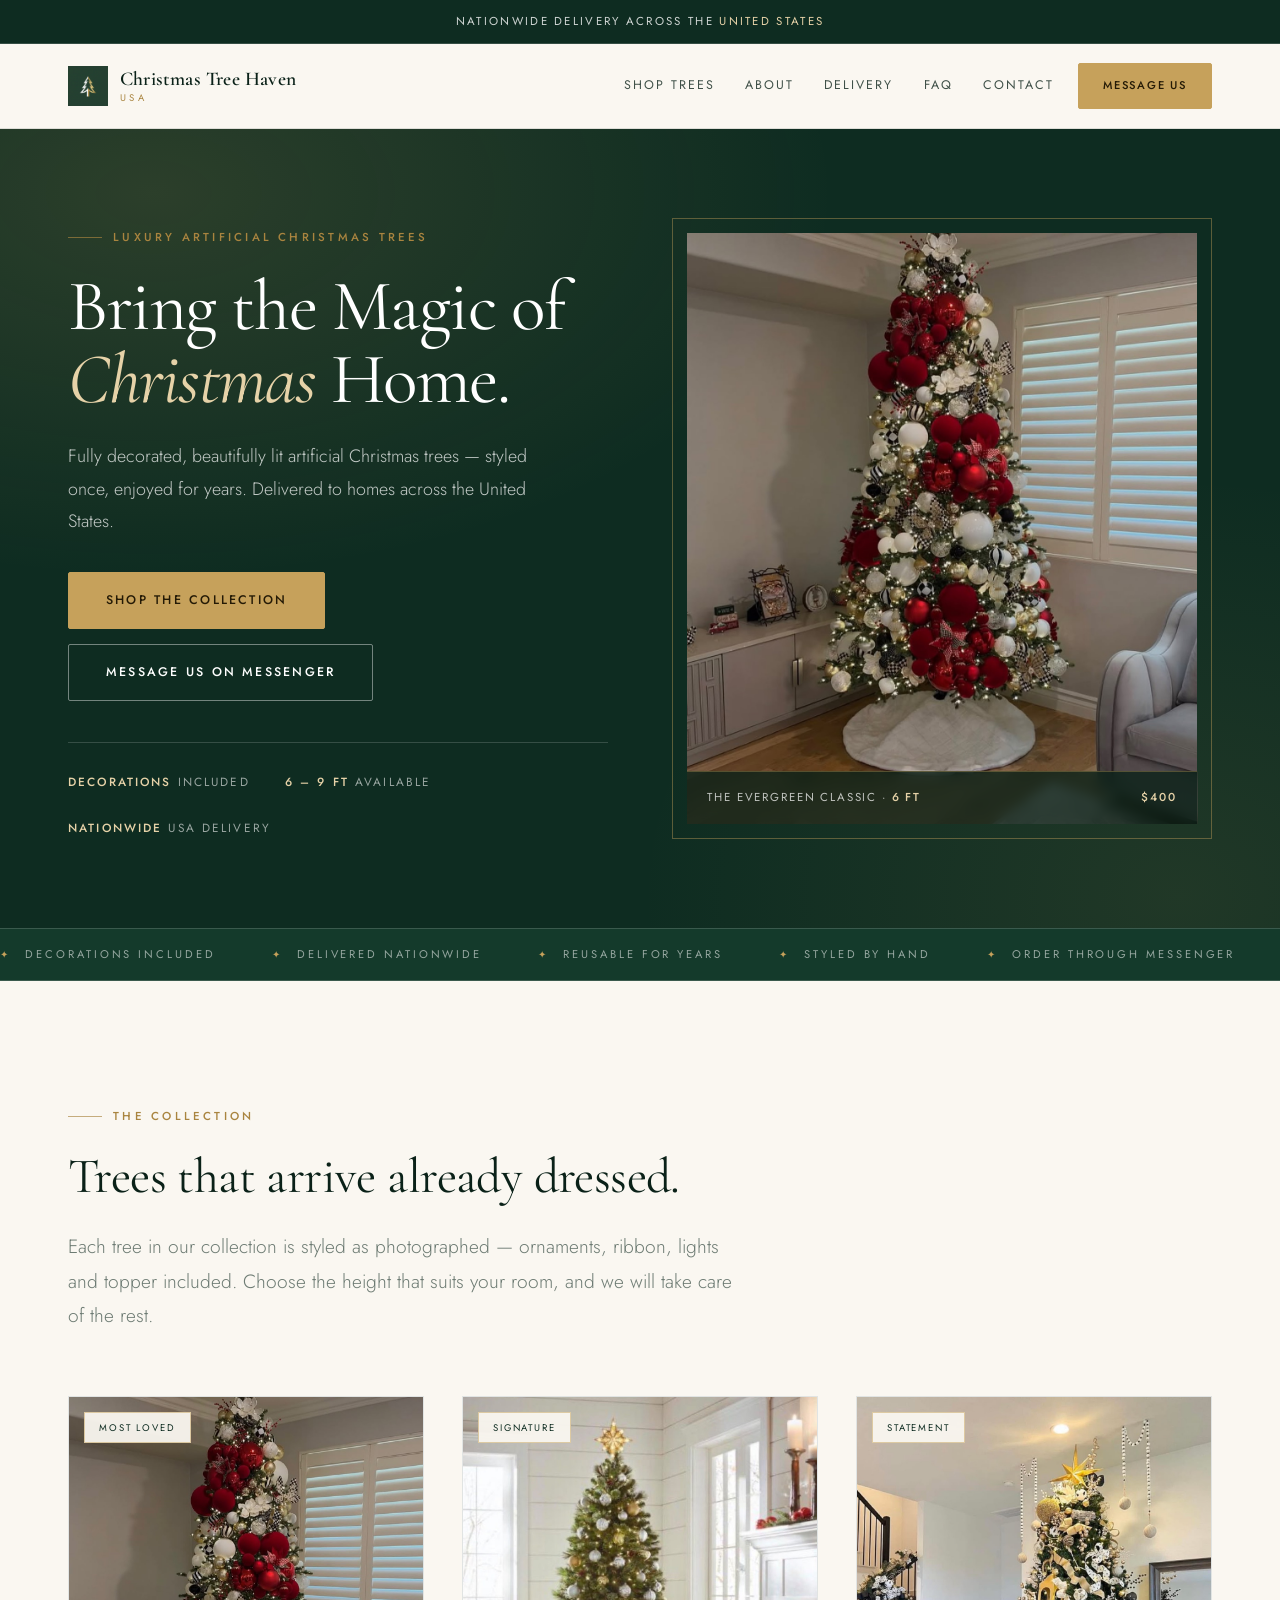
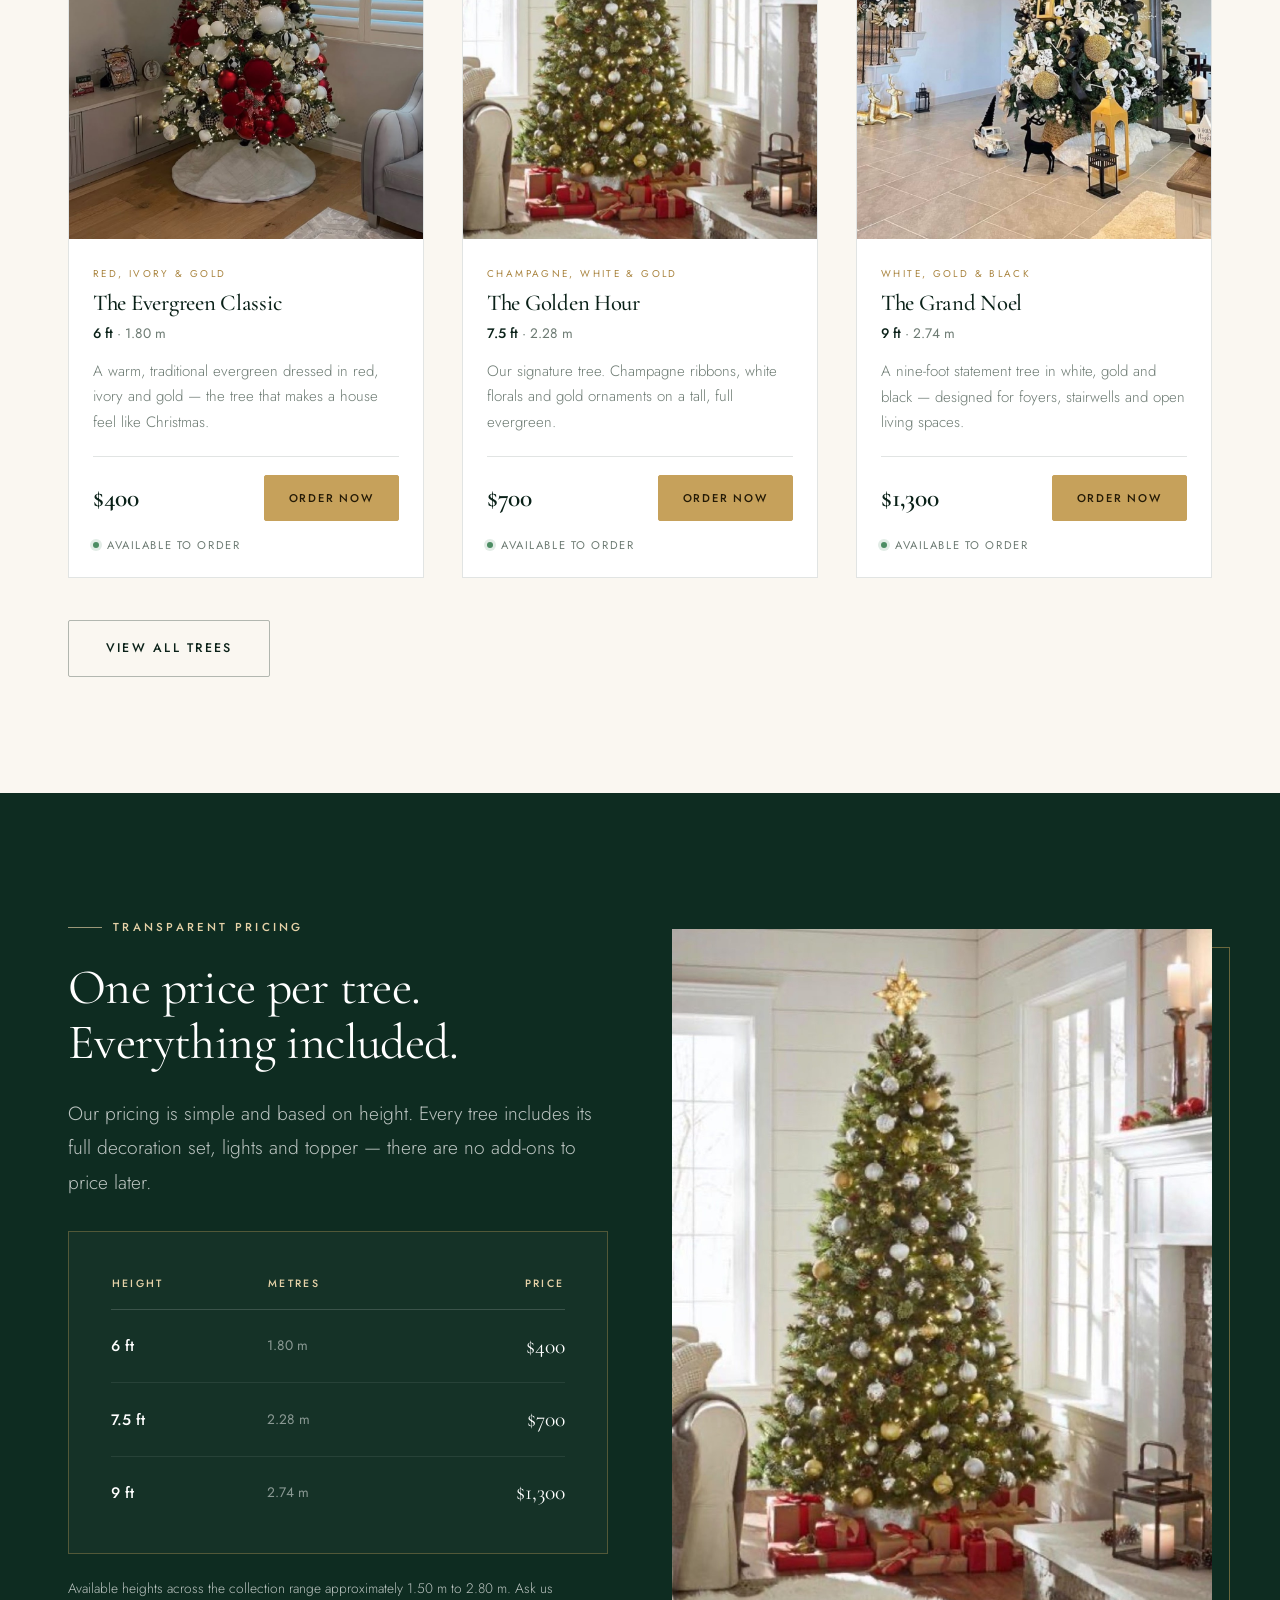
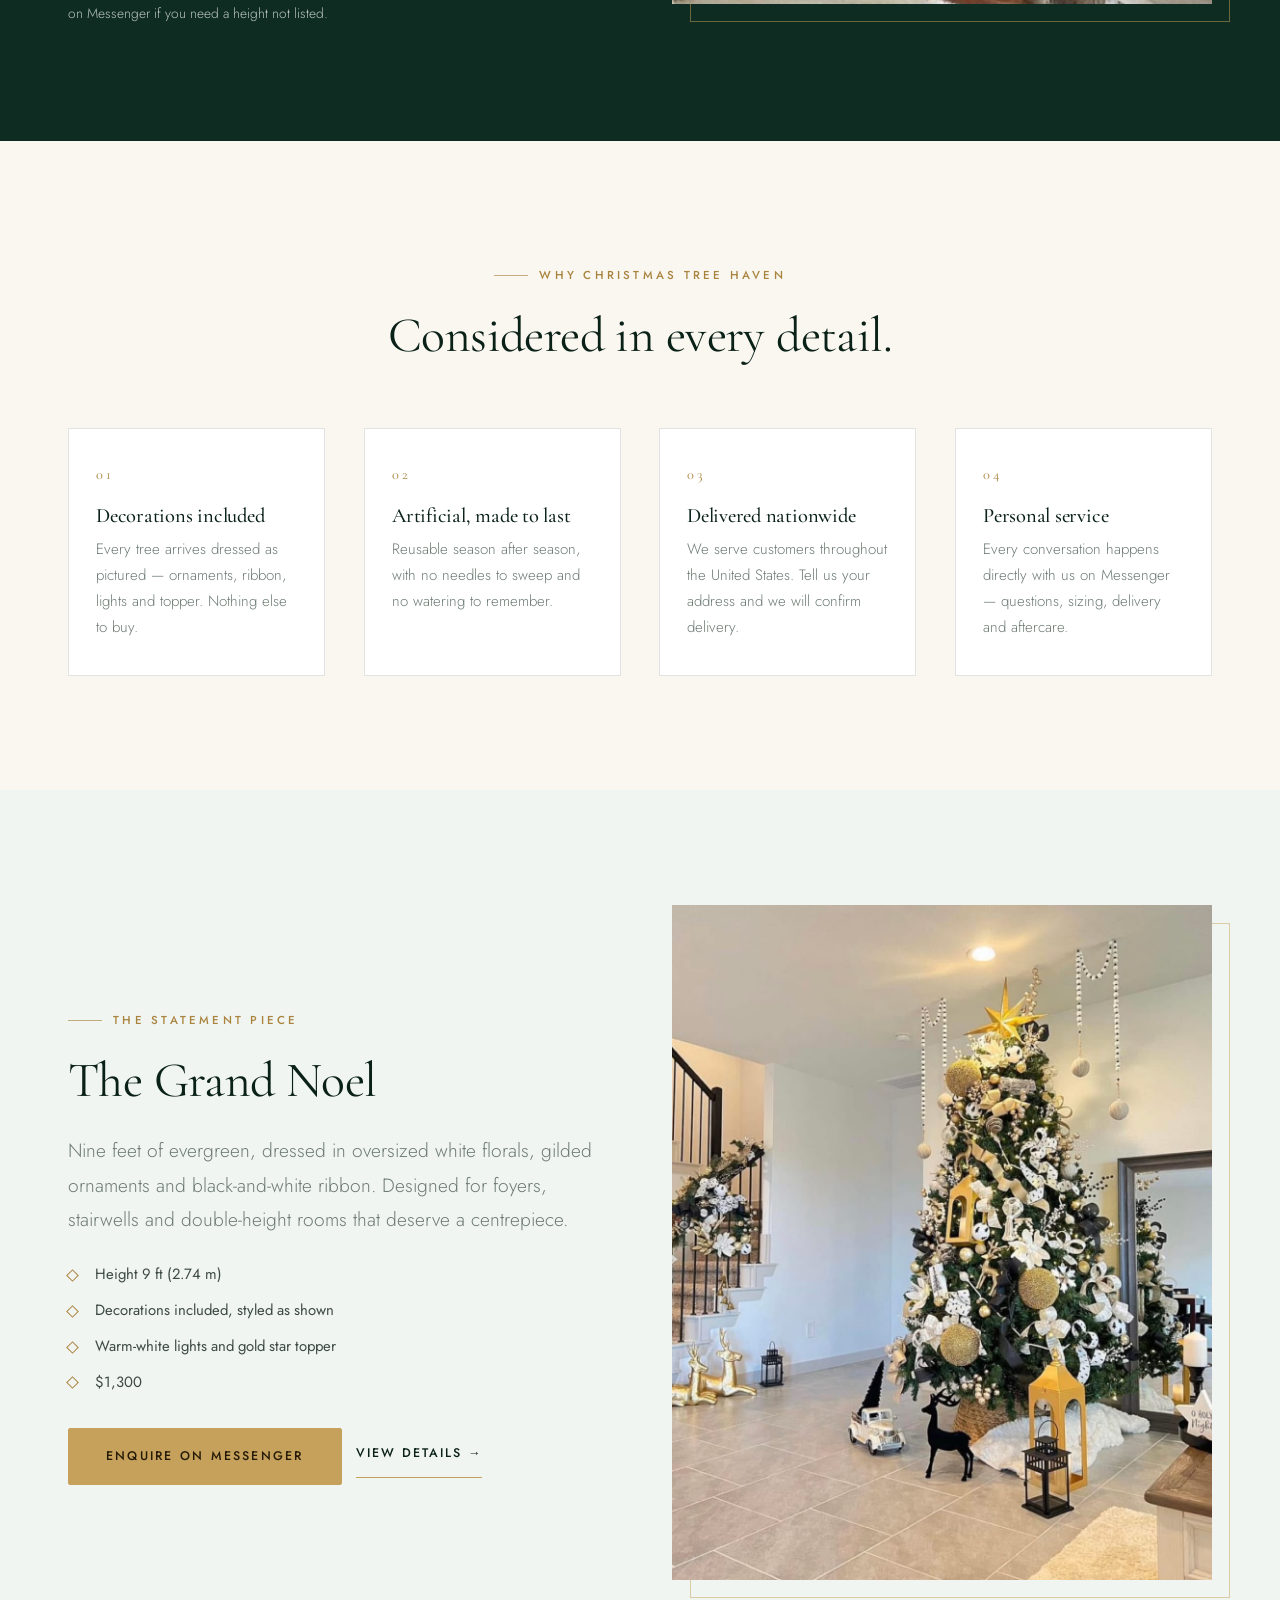
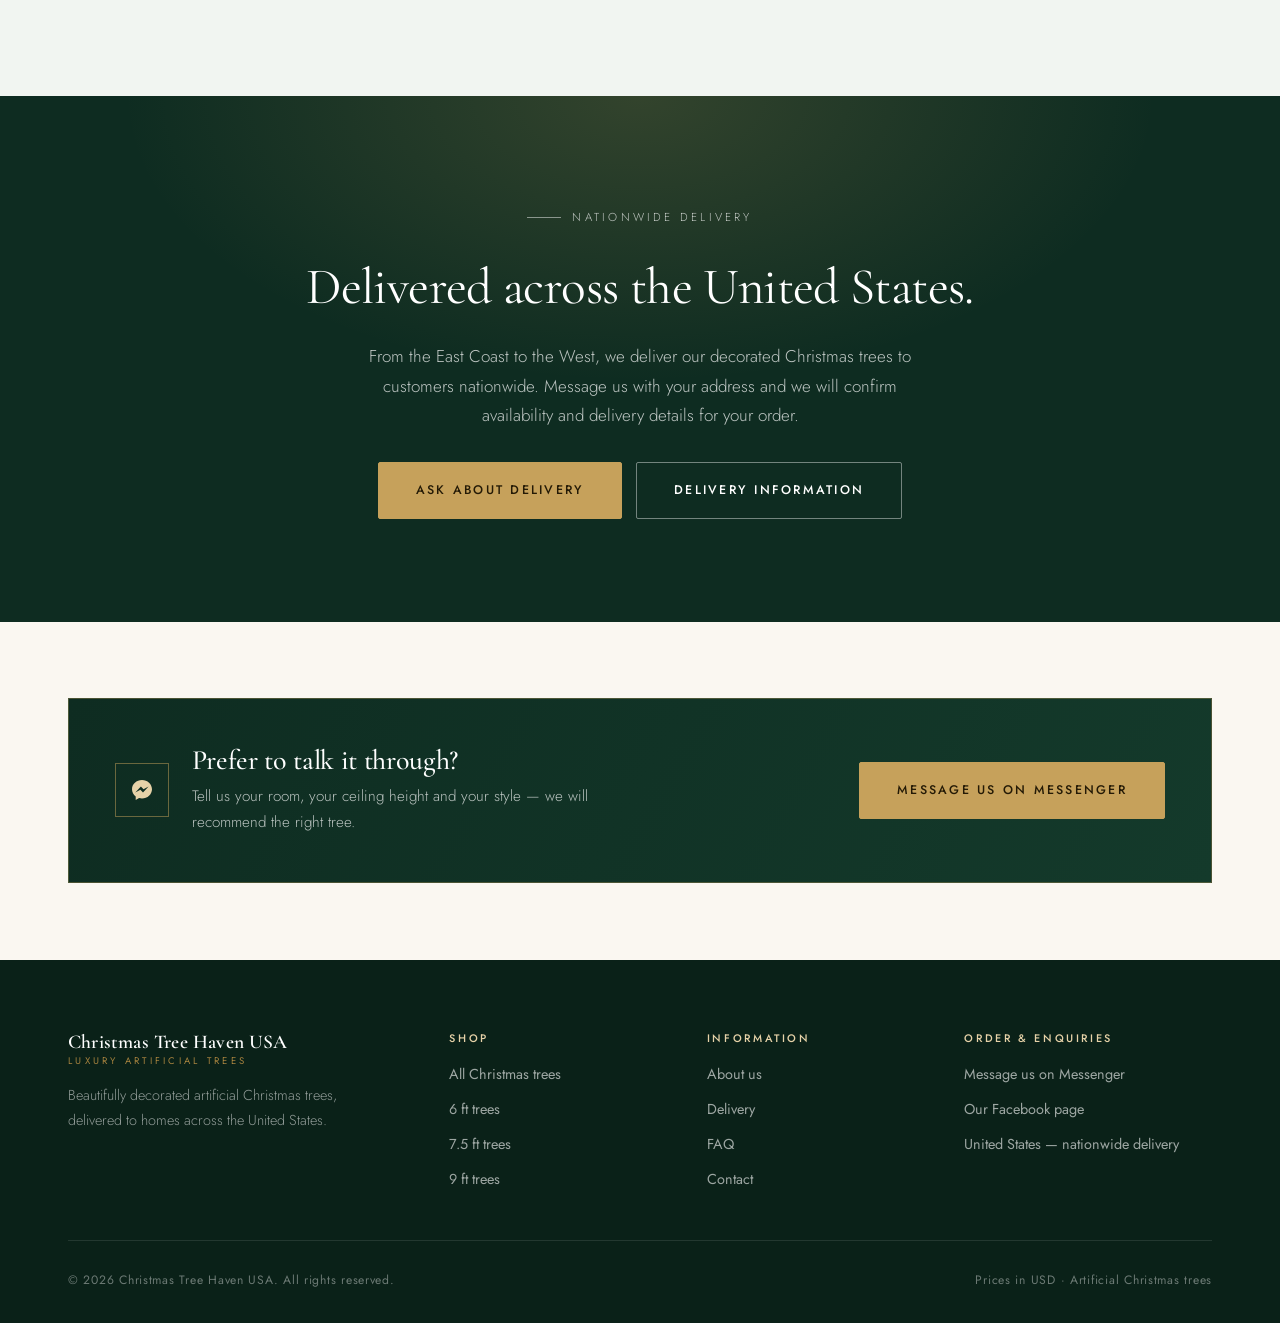
<file: index.html>
<!DOCTYPE html>
<html lang="en">
<head>
<meta charset="UTF-8">
<meta name="viewport" content="width=device-width, initial-scale=1, viewport-fit=cover">
<title>Luxury Artificial Christmas Trees for Sale USA | Christmas Tree Haven USA</title>
<meta name="description" content="Shop luxury artificial Christmas trees for sale in the USA. Beautifully decorated premium Christmas trees in 6 ft, 7.5 ft and 9 ft, with decorations included and nationwide delivery. Order directly through Facebook Messenger.">
<meta name="theme-color" content="#0E2C21">
<link rel="canonical" href="https://christmastreehavenusa.com/">
<meta property="og:type" content="website">
<meta property="og:title" content="Luxury Artificial Christmas Trees for Sale USA | Christmas Tree Haven USA">
<meta property="og:description" content="Premium decorated artificial Christmas trees, 6 ft to 9 ft, delivered across the United States.">
<meta property="og:image" content="https://christmastreehavenusa.com/assets/img/hero-evergreen.jpg">
<link rel="icon" href="assets/img/favicon.png" type="image/png">
<link rel="preconnect" href="https://fonts.googleapis.com">
<link rel="preconnect" href="https://fonts.gstatic.com" crossorigin>
<link href="https://fonts.googleapis.com/css2?family=Cormorant+Garamond:ital,wght@0,300;0,400;0,500;0,600;1,400&family=Jost:wght@300;400;500&display=swap" rel="stylesheet">
<link rel="stylesheet" href="assets/css/style.css">
<script type="application/ld+json">
{
  "@context": "https://schema.org",
  "@type": "Store",
  "name": "Christmas Tree Haven USA",
  "description": "American retailer of luxury artificial Christmas trees, fully decorated and delivered nationwide.",
  "url": "https://christmastreehavenusa.com/",
  "image": "https://christmastreehavenusa.com/assets/img/hero-evergreen.jpg",
  "areaServed": { "@type": "Country", "name": "United States" },
  "sameAs": ["https://www.facebook.com/share/1ELDsjBDkr/?mibextid=wwXIfr"]
}
</script>
</head>
<body>
<a class="skip" href="#main">Skip to content</a>

<div class="announce">Nationwide delivery across the <span>United States</span></div>

<header class="site-header">
  <div class="wrap header-inner">
    <a class="brand" href="index.html">
      <img class="brand-mark" src="assets/img/favicon.png" alt="" width="40" height="40">
      <span class="brand-text">
        <span class="brand-name">Christmas Tree Haven</span>
        <span class="brand-sub">USA</span>
      </span>
    </a>
    <nav class="nav" id="primary-nav" aria-label="Primary">
      <a href="shop.html">Shop Trees</a>
      <a href="about.html">About</a>
      <a href="delivery.html">Delivery</a>
      <a href="faq.html">FAQ</a>
      <a href="contact.html">Contact</a>
    </nav>
    <a class="btn btn-gold btn-sm header-cta" data-messenger href="#">Message Us</a>
    <button class="nav-toggle" data-nav-toggle aria-expanded="false" aria-controls="primary-nav" aria-label="Open menu"><span></span></button>
  </div>
</header>

<main id="main">

  <!-- Hero -->
  <section class="hero">
    <div class="wrap hero-inner">
      <div class="hero-copy">
        <p class="eyebrow">Luxury artificial Christmas trees</p>
        <h1 class="hero-title">Bring the Magic of <em>Christmas</em> Home.</h1>
        <p class="hero-lead">
          Fully decorated, beautifully lit artificial Christmas trees — styled once, enjoyed
          for years. Delivered to homes across the United States.
        </p>
        <div class="btn-row">
          <a class="btn btn-gold" href="shop.html">Shop the Collection</a>
          <a class="btn btn-outline-light" data-messenger="Hello Christmas Tree Haven USA, I would like to know more about your artificial Christmas trees." href="#">Message Us on Messenger</a>
        </div>
        <div class="hero-meta">
          <span><strong>Decorations</strong> included</span>
          <span><strong>6 – 9 ft</strong> available</span>
          <span><strong>Nationwide</strong> USA delivery</span>
        </div>
      </div>

      <div class="hero-figure">
        <div class="hero-frame">
          <img src="assets/img/hero-evergreen.jpg"
               alt="Luxury artificial Christmas tree decorated in red, ivory and gold beside a fireplace in a bright American living room"
               width="1400" height="1560" fetchpriority="high" decoding="async">
          <div class="hero-plate">
            <span>The Evergreen Classic · <b>6 ft</b></span>
            <span><b>$400</b></span>
          </div>
        </div>
      </div>
    </div>
  </section>

  <div class="strip" aria-hidden="true">
    <div class="strip-inner">
      <span>Decorations included</span><span>Delivered nationwide</span><span>Reusable for years</span>
      <span>Styled by hand</span><span>Order through Messenger</span><span>Decorations included</span>
      <span>Delivered nationwide</span><span>Reusable for years</span><span>Styled by hand</span>
      <span>Order through Messenger</span>
    </div>
  </div>

  <!-- Featured trees -->
  <section class="section">
    <div class="wrap">
      <div class="section-head" data-reveal>
        <p class="eyebrow">The collection</p>
        <h2 class="h2">Trees that arrive already dressed.</h2>
        <p class="lead">
          Each tree in our collection is styled as photographed — ornaments, ribbon, lights and
          topper included. Choose the height that suits your room, and we will take care of the rest.
        </p>
      </div>
      <div class="product-grid" data-products="featured"></div>
      <div class="btn-row" style="margin-top:2.6rem">
        <a class="btn btn-outline" href="shop.html">View all trees</a>
      </div>
    </div>
  </section>

  <!-- Pricing -->
  <section class="section section-dark">
    <div class="wrap">
      <div class="split">
        <div data-reveal>
          <p class="eyebrow">Transparent pricing</p>
          <h2 class="h2">One price per tree. Everything included.</h2>
          <p class="lead" style="margin-bottom:2rem">
            Our pricing is simple and based on height. Every tree includes its full
            decoration set, lights and topper — there are no add-ons to price later.
          </p>
          <div class="price-panel">
            <table class="price-table">
              <caption class="visually-hidden" style="position:absolute;width:1px;height:1px;overflow:hidden;clip:rect(0 0 0 0);white-space:nowrap">Christmas tree prices by height</caption>
              <thead>
                <tr><th scope="col">Height</th><th scope="col">Metres</th><th scope="col" style="text-align:right">Price</th></tr>
              </thead>
              <tbody>
                <tr><td class="size-cell"><strong>6 ft</strong></td><td class="muted-cell">1.80 m</td><td class="price">$400</td></tr>
                <tr><td class="size-cell"><strong>7.5 ft</strong></td><td class="muted-cell">2.28 m</td><td class="price">$700</td></tr>
                <tr><td class="size-cell"><strong>9 ft</strong></td><td class="muted-cell">2.74 m</td><td class="price">$1,300</td></tr>
              </tbody>
            </table>
          </div>
          <p class="lead" style="font-size:0.86rem;margin-top:1.4rem">
            Available heights across the collection range approximately 1.50 m to 2.80 m.
            Ask us on Messenger if you need a height not listed.
          </p>
        </div>
        <div class="split-media" data-reveal>
          <img src="assets/img/collection-ornament.jpg"
               alt="Tall artificial Christmas tree styled in champagne, white and gold in an entryway with a staircase garland"
               width="1400" height="1350" loading="lazy" decoding="async">
        </div>
      </div>
    </div>
  </section>

  <!-- Why us -->
  <section class="section">
    <div class="wrap">
      <div class="section-head is-center" data-reveal>
        <p class="eyebrow">Why Christmas Tree Haven</p>
        <h2 class="h2">Considered in every detail.</h2>
      </div>
      <div class="value-grid">
        <article class="value-card" data-reveal>
          <span class="value-num">01</span>
          <h3>Decorations included</h3>
          <p>Every tree arrives dressed as pictured — ornaments, ribbon, lights and topper. Nothing else to buy.</p>
        </article>
        <article class="value-card" data-reveal>
          <span class="value-num">02</span>
          <h3>Artificial, made to last</h3>
          <p>Reusable season after season, with no needles to sweep and no watering to remember.</p>
        </article>
        <article class="value-card" data-reveal>
          <span class="value-num">03</span>
          <h3>Delivered nationwide</h3>
          <p>We serve customers throughout the United States. Tell us your address and we will confirm delivery.</p>
        </article>
        <article class="value-card" data-reveal>
          <span class="value-num">04</span>
          <h3>Personal service</h3>
          <p>Every conversation happens directly with us on Messenger — questions, sizing, delivery and aftercare.</p>
        </article>
      </div>
    </div>
  </section>

  <!-- Signature tree feature -->
  <section class="section section-tint">
    <div class="wrap">
      <div class="split is-reverse">
        <div class="split-media" data-reveal>
          <img src="assets/img/tree-grand.jpg"
               alt="Nine foot artificial Christmas tree decorated in white, gold and black in a two storey foyer"
               width="1400" height="1480" loading="lazy" decoding="async">
        </div>
        <div data-reveal>
          <p class="eyebrow">The statement piece</p>
          <h2 class="h2">The Grand Noel</h2>
          <p class="lead" style="margin-bottom:1.6rem">
            Nine feet of evergreen, dressed in oversized white florals, gilded ornaments and
            black-and-white ribbon. Designed for foyers, stairwells and double-height rooms
            that deserve a centrepiece.
          </p>
          <ul class="check-list">
            <li>Height 9 ft (2.74 m)</li>
            <li>Decorations included, styled as shown</li>
            <li>Warm-white lights and gold star topper</li>
            <li>$1,300</li>
          </ul>
          <div class="btn-row">
            <a class="btn btn-gold" data-messenger="Hello Christmas Tree Haven USA, I am interested in The Grand Noel — 9 ft (2.74 m) at $1,300." href="#">Enquire on Messenger</a>
            <a class="btn-link" href="products/grand-noel-9ft.html">View details →</a>
          </div>
        </div>
      </div>
    </div>
  </section>

  <!-- Nationwide delivery -->
  <section class="banner">
    <div class="wrap">
      <p class="eyebrow" style="justify-content:center">Nationwide delivery</p>
      <h2>Delivered across the United States.</h2>
      <p>
        From the East Coast to the West, we deliver our decorated Christmas trees to customers
        nationwide. Message us with your address and we will confirm availability and delivery
        details for your order.
      </p>
      <div class="btn-row" style="justify-content:center">
        <a class="btn btn-gold" data-messenger="Hello Christmas Tree Haven USA, I would like to ask about delivery to my address." href="#">Ask about delivery</a>
        <a class="btn btn-outline-light" href="delivery.html">Delivery information</a>
      </div>
    </div>
  </section>

  <!-- Messenger card -->
  <section class="section-tight">
    <div class="wrap">
      <div class="messenger-card" data-reveal>
        <div style="display:flex;gap:1.4rem;align-items:center">
          <span class="mm-mark" aria-hidden="true">
            <svg width="24" height="24" viewBox="0 0 24 24" fill="currentColor"><path d="M12 2C6.5 2 2 6.1 2 11.2c0 2.9 1.4 5.5 3.7 7.2V22l3.4-1.9c.9.2 1.9.4 2.9.4 5.5 0 10-4.1 10-9.2S17.5 2 12 2zm1 12.4-2.6-2.7L5.3 14.4l5.6-5.9 2.6 2.7 5.1-2.7-5.6 5.9z"/></svg>
          </span>
          <div>
            <h2 class="h3">Prefer to talk it through?</h2>
            <p>Tell us your room, your ceiling height and your style — we will recommend the right tree.</p>
          </div>
        </div>
        <a class="btn btn-gold" data-messenger="Hello Christmas Tree Haven USA, could you help me choose the right Christmas tree?" href="#">Message Us on Messenger</a>
      </div>
    </div>
  </section>

</main>

<footer class="site-footer">
  <div class="wrap">
    <div class="footer-grid">
      <div class="footer-brand">
        <span class="brand-text">
          <span class="brand-name">Christmas Tree Haven USA</span>
          <span class="brand-sub">Luxury artificial trees</span>
        </span>
        <p>Beautifully decorated artificial Christmas trees, delivered to homes across the United States.</p>
      </div>
      <div class="footer-col">
        <h4>Shop</h4>
        <ul>
          <li><a href="shop.html">All Christmas trees</a></li>
          <li><a href="products/evergreen-classic-6ft.html">6 ft trees</a></li>
          <li><a href="products/golden-hour-75ft.html">7.5 ft trees</a></li>
          <li><a href="products/grand-noel-9ft.html">9 ft trees</a></li>
        </ul>
      </div>
      <div class="footer-col">
        <h4>Information</h4>
        <ul>
          <li><a href="about.html">About us</a></li>
          <li><a href="delivery.html">Delivery</a></li>
          <li><a href="faq.html">FAQ</a></li>
          <li><a href="contact.html">Contact</a></li>
        </ul>
      </div>
      <div class="footer-col">
        <h4>Order &amp; enquiries</h4>
        <ul>
          <li><a data-messenger href="#">Message us on Messenger</a></li>
          <li><a data-facebook href="#">Our Facebook page</a></li>
          <li data-service-area style="color:rgba(255,255,255,.6)">United States — nationwide</li>
        </ul>
      </div>
    </div>
    <div class="footer-bottom">
      <span>© <span data-year>2026</span> Christmas Tree Haven USA. All rights reserved.</span>
      <span>Prices in USD · Artificial Christmas trees</span>
    </div>
  </div>
</footer>

<script src="assets/js/config.js"></script>
<script src="assets/js/products.js"></script>
<script src="assets/js/main.js"></script>
</body>
</html>
</file>
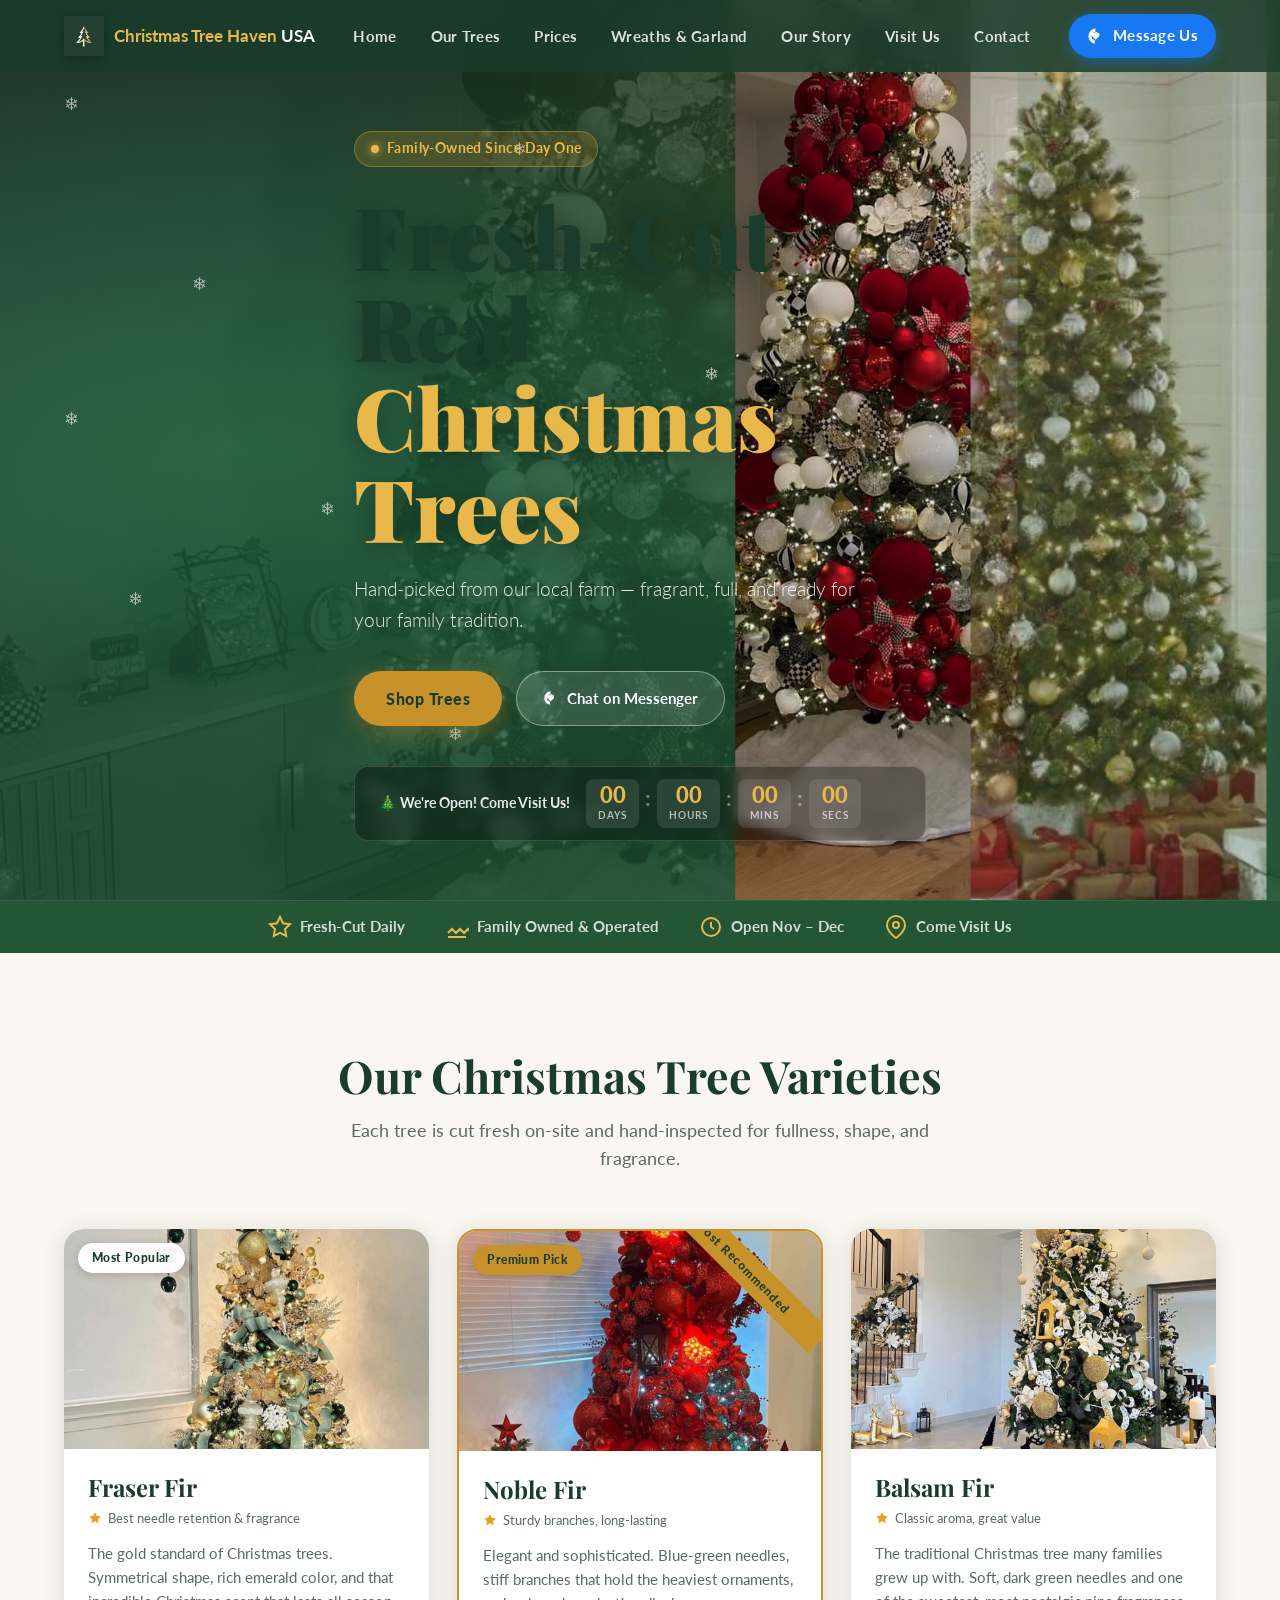
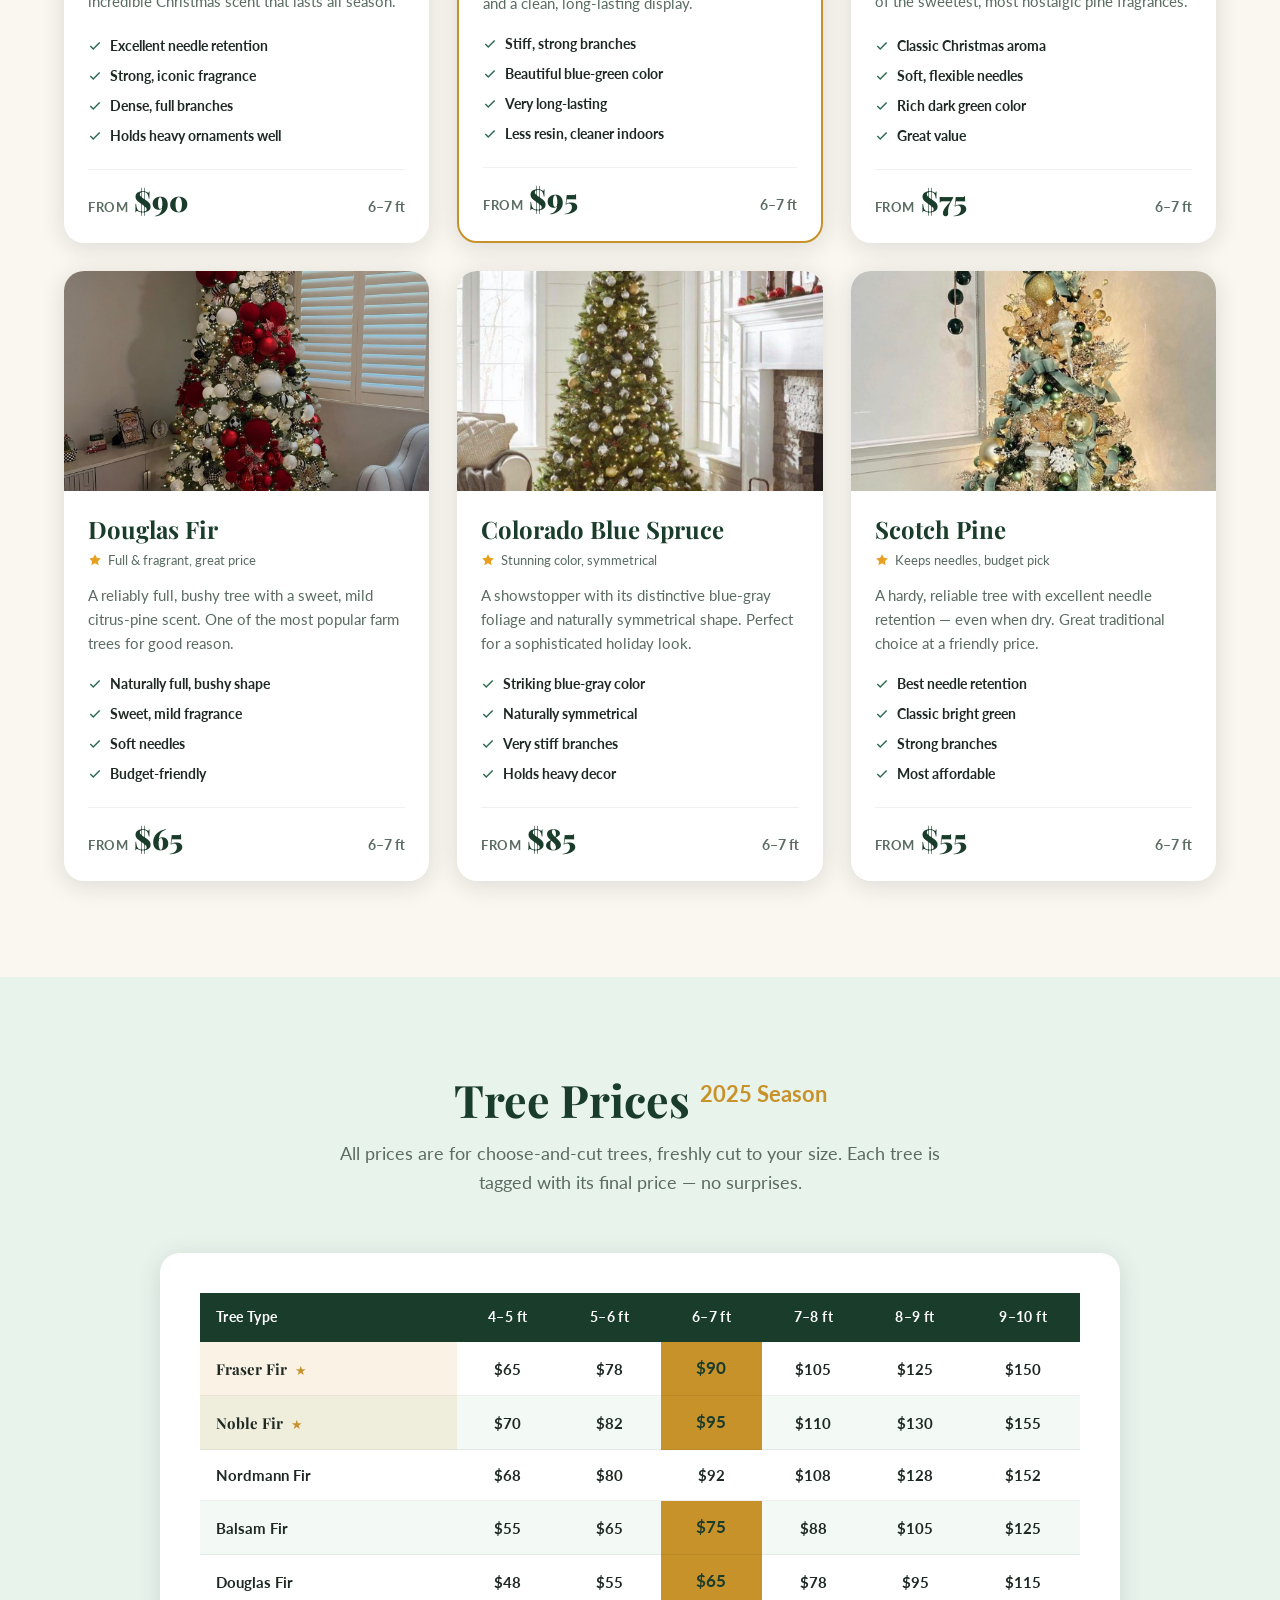
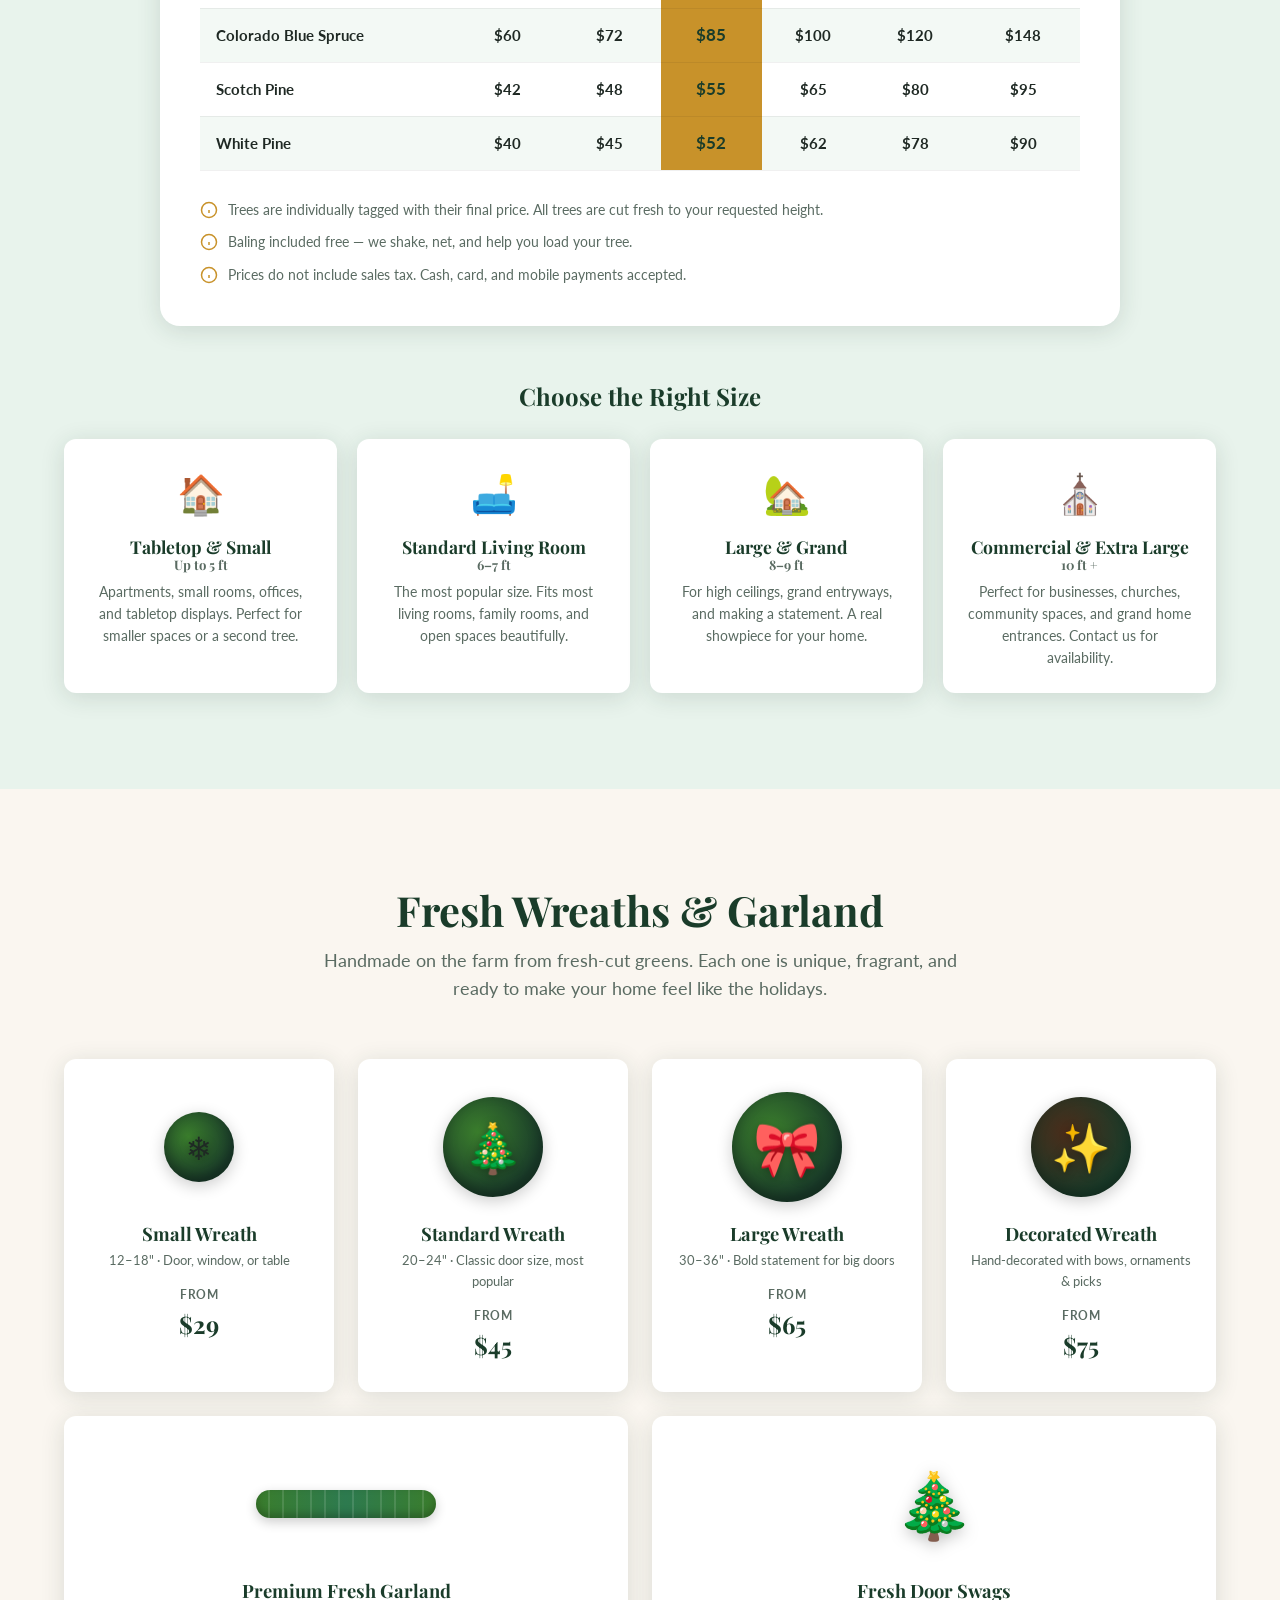
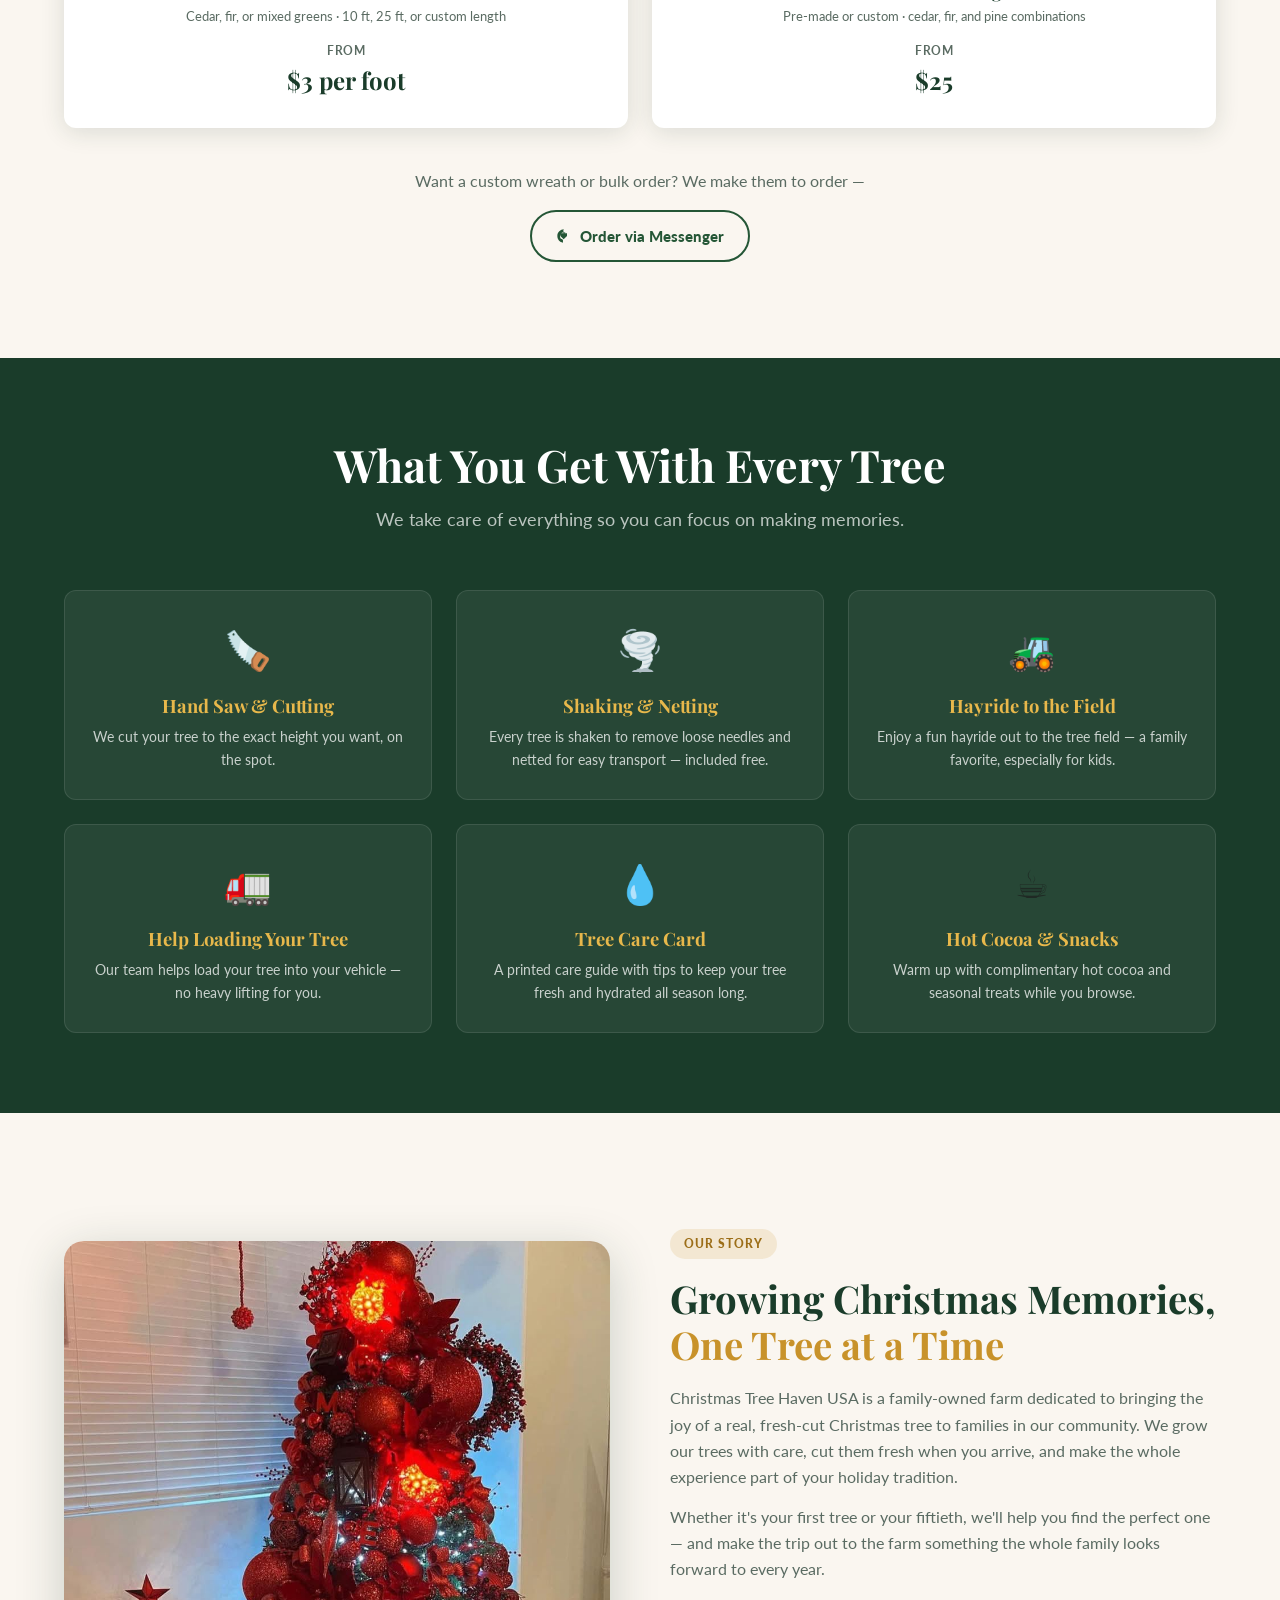
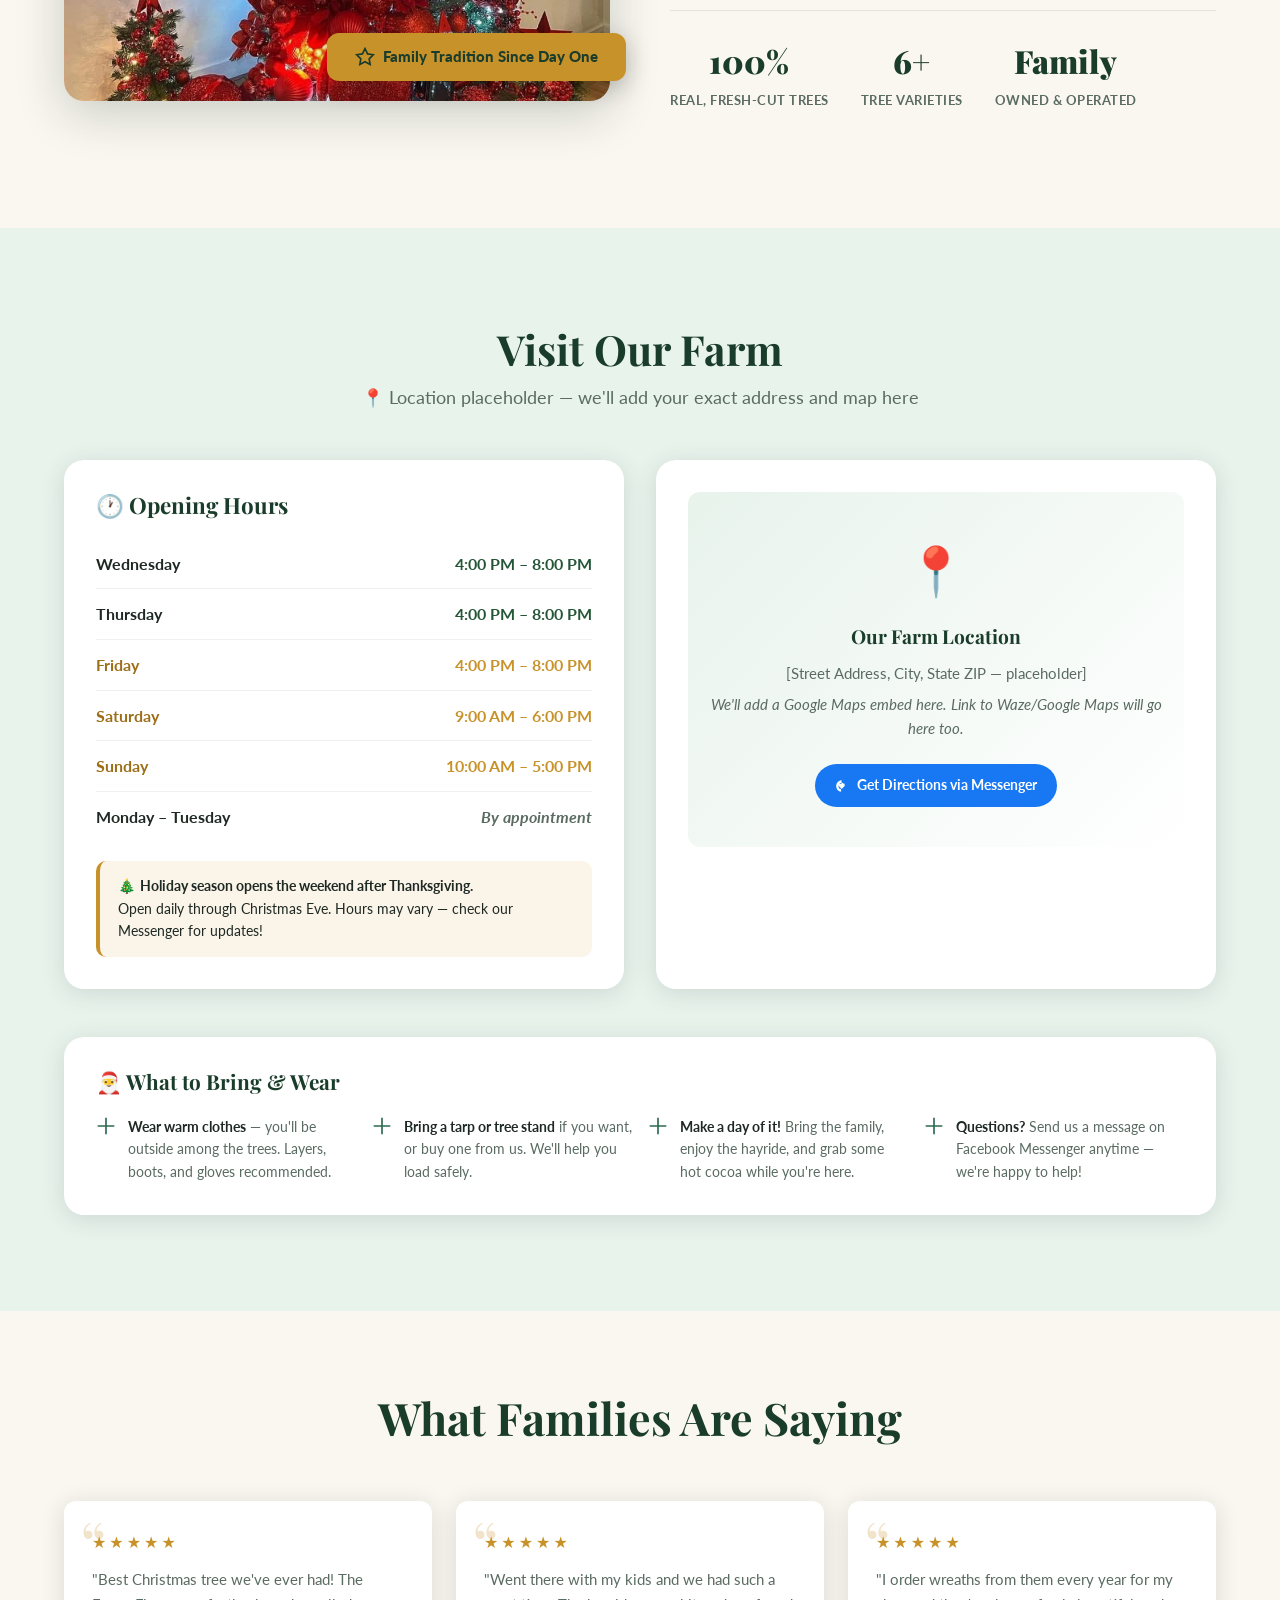
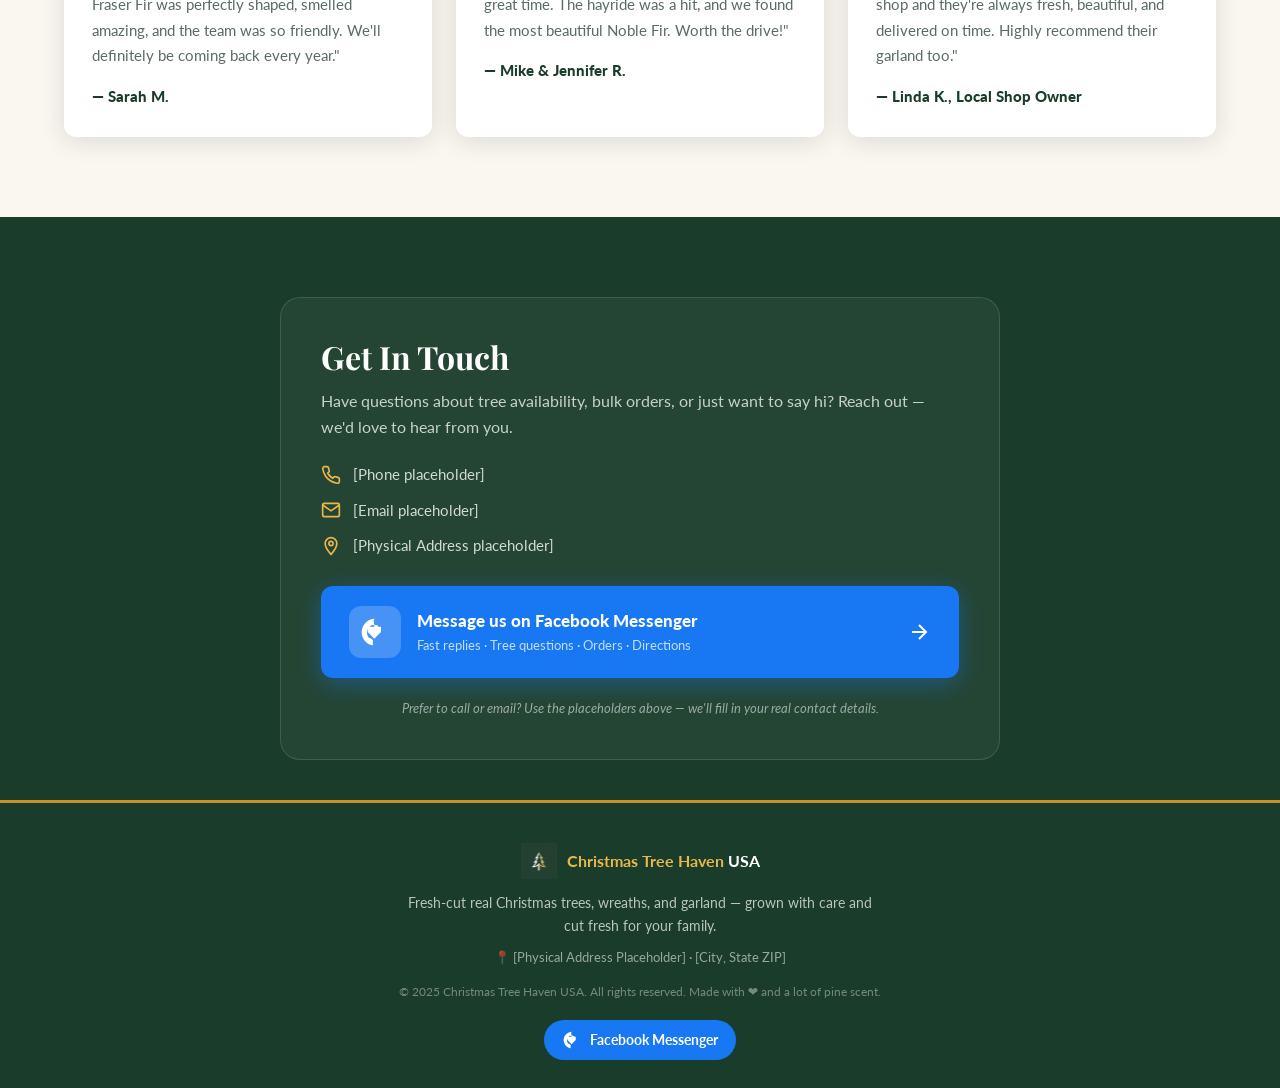
<file: docs/index.html>
<!DOCTYPE html>
<html lang="en">
<head>
  <meta charset="UTF-8">
  <meta name="viewport" content="width=device-width, initial-scale=1.0">
  <meta http-equiv="X-UA-Compatible" content="IE=edge">
  <title>Christmas Tree Haven USA — Fresh Cut Real Christmas Trees</title>
  <meta name="description" content="Family-owned Christmas tree farm offering fresh-cut Fraser Fir, Noble Fir, Balsam Fir, Douglas Fir, Colorado Blue Spruce, and Scotch Pine. Wreaths, garlands, and tree stands too. Visit us this holiday season!">
  <link rel="preconnect" href="https://fonts.googleapis.com">
  <link rel="preconnect" href="https://fonts.gstatic.com" crossorigin>
  <link href="https://fonts.googleapis.com/css2?family=Playfair+Display:wght@400;700;900&family=Lato:wght@300;400;700;900&display=swap" rel="stylesheet">
  <link rel="stylesheet" href="styles.css">
  <link rel="icon" type="image/png" href="icon.png">
</head>
<body>

  <nav class="navbar" id="navbar">
    <div class="nav-container">
      <a href="#home" class="logo">
        <img src="icon.png" alt="Christmas Tree Haven USA" class="logo-icon">
        <span class="logo-text"><strong>Christmas Tree Haven</strong> USA</span>
      </a>
      <ul class="nav-links" id="nav-links">
        <li><a href="#home">Home</a></li>
        <li><a href="#trees">Our Trees</a></li>
        <li><a href="#prices">Prices</a></li>
        <li><a href="#wreaths">Wreaths &amp; Garland</a></li>
        <li><a href="#about">Our Story</a></li>
        <li><a href="#visit">Visit Us</a></li>
        <li><a href="#contact">Contact</a></li>
      </ul>
      <a href="https://m.me/placeholder" target="_blank" class="btn-messenger" id="nav-messenger">
        <svg width="18" height="18" viewBox="0 0 24 24" fill="currentColor"><path d="M12 2.04C6.5 2.04 2 6.53 2 12.06c0 5.02 3.66 9.4 8.44 9.9v-3.8l-1.56-1.56C7.42 17.16 6 14.8 6 12.06c0-3.05 2.47-5.5 5.5-5.5 1.47 0 2.78.66 3.64 1.68L11.5 8h-5v4l5 5 5-5v-4h-5l-.5-4.98z"/></svg>
        Message Us
      </a>
      <button class="mobile-toggle" id="mobile-toggle" aria-label="Menu">
        <span></span><span></span><span></span>
      </button>
    </div>
  </nav>

  <section id="home" class="hero">
    <div class="hero-bg">
      <div class="hero-overlay"></div>
      <div class="snowflakes" aria-hidden="true">
        <span style="left:5%;top:10%;animation-delay:0s;animation-duration:8s">❄</span>
        <span style="left:15%;top:30%;animation-delay:1.2s;animation-duration:10s">❄</span>
        <span style="left:25%;top:55%;animation-delay:2.5s;animation-duration:7s">❄</span>
        <span style="left:40%;top:15%;animation-delay:0.8s;animation-duration:11s">❄</span>
        <span style="left:55%;top:40%;animation-delay:3s;animation-duration:9s">❄</span>
        <span style="left:70%;top:10%;animation-delay:1.8s;animation-duration:12s">❄</span>
        <span style="left:80%;top:50%;animation-delay:0.5s;animation-duration:8s">❄</span>
        <span style="left:88%;top:20%;animation-delay:2.2s;animation-duration:10s">❄</span>
        <span style="left:10%;top:65%;animation-delay:4s;animation-duration:13s">❄</span>
        <span style="left:65%;top:70%;animation-delay:1.5s;animation-duration:9s">❄</span>
        <span style="left:35%;top:80%;animation-delay:3.3s;animation-duration:11s">❄</span>
        <span style="left:92%;top:65%;animation-delay:0.3s;animation-duration:7s">❄</span>
        <span style="left:50%;top:5%;animation-delay:2s;animation-duration:10s">❄</span>
        <span style="left:5%;top:45%;animation-delay:5s;animation-duration:14s">❄</span>
        <span style="left:75%;top:85%;animation-delay:0.7s;animation-duration:9s">❄</span>
      </div>
    </div>
    <div class="hero-content">
      <div class="hero-badge"><span class="badge-dot"></span> Family-Owned Since Day One</div>
      <h1 class="hero-title">Fresh-Cut Real<br><span class="hero-title-accent">Christmas Trees</span></h1>
      <p class="hero-subtitle">Hand-picked from our local farm — fragrant, full, and ready for your family tradition.</p>
      <div class="hero-cta">
        <a href="#trees" class="btn-primary">Shop Trees</a>
        <a href="https://m.me/placeholder" target="_blank" class="btn-secondary" id="hero-messenger">
          <svg width="16" height="16" viewBox="0 0 24 24" fill="currentColor"><path d="M12 2.04C6.5 2.04 2 6.53 2 12.06c0 5.02 3.66 9.4 8.44 9.9v-3.8l-1.56-1.56C7.42 17.16 6 14.8 6 12.06c0-3.05 2.47-5.5 5.5-5.5 1.47 0 2.78.66 3.64 1.68L11.5 8h-5v4l5 5 5-5v-4h-5l-.5-4.98z"/></svg>
          Chat on Messenger
        </a>
      </div>
      <div class="countdown-bar" id="countdown">
        <span class="countdown-label">🎄 Holiday Season Opens In:</span>
        <div class="countdown-times">
          <div class="cd-unit"><span class="cd-num" id="cd-days">--</span><span class="cd-label">Days</span></div>
          <div class="cd-sep">:</div>
          <div class="cd-unit"><span class="cd-num" id="cd-hours">--</span><span class="cd-label">Hours</span></div>
          <div class="cd-sep">:</div>
          <div class="cd-unit"><span class="cd-num" id="cd-mins">--</span><span class="cd-label">Mins</span></div>
          <div class="cd-sep">:</div>
          <div class="cd-unit"><span class="cd-num" id="cd-secs">--</span><span class="cd-label">Secs</span></div>
        </div>
      </div>
    </div>
    <div class="hero-image-wrap">
      <img src="TREE1.jpeg" alt="Beautiful decorated Christmas tree" class="hero-img hero-img-1" loading="eager">
      <img src="TREE2.jpeg" alt="Christmas tree close up" class="hero-img hero-img-2" loading="lazy">
    </div>
  </section>

  <section class="trust-strip">
    <div class="trust-inner">
      <div class="trust-item"><svg width="24" height="24" viewBox="0 0 24 24" fill="none" stroke="currentColor" stroke-width="2"><path d="M12 2L15.09 8.26L22 9.27L17 14.14L18.18 21.02L12 17.77L5.82 21.02L7 14.14L2 9.27L8.91 8.26L12 2z"/></svg><span>Fresh-Cut Daily</span></div>
      <div class="trust-item"><svg width="24" height="24" viewBox="0 0 24 24" fill="none" stroke="currentColor" stroke-width="2"><path d="M3 18l4-4 4 4 4-4 4 4 4-4 4 4"/><path d="M3 22h18"/></svg><span>Family Owned &amp; Operated</span></div>
      <div class="trust-item"><svg width="24" height="24" viewBox="0 0 24 24" fill="none" stroke="currentColor" stroke-width="2"><circle cx="12" cy="12" r="9"/><path d="M12 7v5l3 2"/></svg><span>Open Nov – Dec</span></div>
      <div class="trust-item"><svg width="24" height="24" viewBox="0 0 24 24" fill="none" stroke="currentColor" stroke-width="2"><path d="M21 10c0 7-9 13-9 13s-9-6-9-13a9 9 0 0118 0z"/><circle cx="12" cy="10" r="3"/></svg><span>Come Visit Us</span></div>
    </div>
  </section>

  <section id="trees" class="section-trees">
    <div class="container">
      <div class="section-header">
        <h2>Our Christmas Tree Varieties</h2>
        <p class="section-sub">Each tree is cut fresh on-site and hand-inspected for fullness, shape, and fragrance.</p>
      </div>
      <div class="trees-grid">
        <div class="tree-card">
          <div class="tree-card-img">
            <img src="TREE3.jpeg" alt="Fraser Fir Christmas tree" loading="lazy">
            <span class="tree-tag">Most Popular</span>
          </div>
          <div class="tree-card-body">
            <h3>Fraser Fir</h3>
            <div class="tree-rating"><svg width="14" height="14" viewBox="0 0 24 24" fill="#e8a020"><path d="M12 2L15.09 8.26L22 9.27L17 14.14L18.18 21.02L12 17.77L5.82 21.02L7 14.14L2 9.27L8.91 8.26L12 2z"/></svg><span>Best needle retention &amp; fragrance</span></div>
            <p>The gold standard of Christmas trees. Symmetrical shape, rich emerald color, and that incredible Christmas scent that lasts all season.</p>
            <ul class="tree-features">
              <li><svg width="14" height="14" viewBox="0 0 24 24" fill="none" stroke="#2d6a4f" stroke-width="2.5"><polyline points="20 6 9 17 4 12"/></svg>Excellent needle retention</li>
              <li><svg width="14" height="14" viewBox="0 0 24 24" fill="none" stroke="#2d6a4f" stroke-width="2.5"><polyline points="20 6 9 17 4 12"/></svg>Strong, iconic fragrance</li>
              <li><svg width="14" height="14" viewBox="0 0 24 24" fill="none" stroke="#2d6a4f" stroke-width="2.5"><polyline points="20 6 9 17 4 12"/></svg>Dense, full branches</li>
              <li><svg width="14" height="14" viewBox="0 0 24 24" fill="none" stroke="#2d6a4f" stroke-width="2.5"><polyline points="20 6 9 17 4 12"/></svg>Holds heavy ornaments well</li>
            </ul>
            <div class="tree-price-row"><span class="tree-price-from">From</span><span class="tree-price">$90</span><span class="tree-price-meta">6–7 ft</span></div>
          </div>
        </div>
        <div class="tree-card featured">
          <div class="tree-card-img">
            <img src="TREE4.jpeg" alt="Noble Fir Christmas tree" loading="lazy">
            <span class="tree-tag tree-tag-featured">Premium Pick</span>
          </div>
          <div class="tree-card-body">
            <h3>Noble Fir</h3>
            <div class="tree-rating"><svg width="14" height="14" viewBox="0 0 24 24" fill="#e8a020"><path d="M12 2L15.09 8.26L22 9.27L17 14.14L18.18 21.02L12 17.77L5.82 21.02L7 14.14L2 9.27L8.91 8.26L12 2z"/></svg><span>Sturdy branches, long-lasting</span></div>
            <p>Elegant and sophisticated. Blue-green needles, stiff branches that hold the heaviest ornaments, and a clean, long-lasting display.</p>
            <ul class="tree-features">
              <li><svg width="14" height="14" viewBox="0 0 24 24" fill="none" stroke="#2d6a4f" stroke-width="2.5"><polyline points="20 6 9 17 4 12"/></svg>Stiff, strong branches</li>
              <li><svg width="14" height="14" viewBox="0 0 24 24" fill="none" stroke="#2d6a4f" stroke-width="2.5"><polyline points="20 6 9 17 4 12"/></svg>Beautiful blue-green color</li>
              <li><svg width="14" height="14" viewBox="0 0 24 24" fill="none" stroke="#2d6a4f" stroke-width="2.5"><polyline points="20 6 9 17 4 12"/></svg>Very long-lasting</li>
              <li><svg width="14" height="14" viewBox="0 0 24 24" fill="none" stroke="#2d6a4f" stroke-width="2.5"><polyline points="20 6 9 17 4 12"/></svg>Less resin, cleaner indoors</li>
            </ul>
            <div class="tree-price-row"><span class="tree-price-from">From</span><span class="tree-price">$95</span><span class="tree-price-meta">6–7 ft</span></div>
          </div>
        </div>
        <div class="tree-card">
          <div class="tree-card-img">
            <img src="TREE5.jpeg" alt="Balsam Fir Christmas tree" loading="lazy">
          </div>
          <div class="tree-card-body">
            <h3>Balsam Fir</h3>
            <div class="tree-rating"><svg width="14" height="14" viewBox="0 0 24 24" fill="#e8a020"><path d="M12 2L15.09 8.26L22 9.27L17 14.14L18.18 21.02L12 17.77L5.82 21.02L7 14.14L2 9.27L8.91 8.26L12 2z"/></svg><span>Classic aroma, great value</span></div>
            <p>The traditional Christmas tree many families grew up with. Soft, dark green needles and one of the sweetest, most nostalgic pine fragrances.</p>
            <ul class="tree-features">
              <li><svg width="14" height="14" viewBox="0 0 24 24" fill="none" stroke="#2d6a4f" stroke-width="2.5"><polyline points="20 6 9 17 4 12"/></svg>Classic Christmas aroma</li>
              <li><svg width="14" height="14" viewBox="0 0 24 24" fill="none" stroke="#2d6a4f" stroke-width="2.5"><polyline points="20 6 9 17 4 12"/></svg>Soft, flexible needles</li>
              <li><svg width="14" height="14" viewBox="0 0 24 24" fill="none" stroke="#2d6a4f" stroke-width="2.5"><polyline points="20 6 9 17 4 12"/></svg>Rich dark green color</li>
              <li><svg width="14" height="14" viewBox="0 0 24 24" fill="none" stroke="#2d6a4f" stroke-width="2.5"><polyline points="20 6 9 17 4 12"/></svg>Great value</li>
            </ul>
            <div class="tree-price-row"><span class="tree-price-from">From</span><span class="tree-price">$75</span><span class="tree-price-meta">6–7 ft</span></div>
          </div>
        </div>
        <div class="tree-card">
          <div class="tree-card-img">
            <img src="TREE1.jpeg" alt="Douglas Fir Christmas tree" loading="lazy">
          </div>
          <div class="tree-card-body">
            <h3>Douglas Fir</h3>
            <div class="tree-rating"><svg width="14" height="14" viewBox="0 0 24 24" fill="#e8a020"><path d="M12 2L15.09 8.26L22 9.27L17 14.14L18.18 21.02L12 17.77L5.82 21.02L7 14.14L2 9.27L8.91 8.26L12 2z"/></svg><span>Full &amp; fragrant, great price</span></div>
            <p>A reliably full, bushy tree with a sweet, mild citrus-pine scent. One of the most popular farm trees for good reason.</p>
            <ul class="tree-features">
              <li><svg width="14" height="14" viewBox="0 0 24 24" fill="none" stroke="#2d6a4f" stroke-width="2.5"><polyline points="20 6 9 17 4 12"/></svg>Naturally full, bushy shape</li>
              <li><svg width="14" height="14" viewBox="0 0 24 24" fill="none" stroke="#2d6a4f" stroke-width="2.5"><polyline points="20 6 9 17 4 12"/></svg>Sweet, mild fragrance</li>
              <li><svg width="14" height="14" viewBox="0 0 24 24" fill="none" stroke="#2d6a4f" stroke-width="2.5"><polyline points="20 6 9 17 4 12"/></svg>Soft needles</li>
              <li><svg width="14" height="14" viewBox="0 0 24 24" fill="none" stroke="#2d6a4f" stroke-width="2.5"><polyline points="20 6 9 17 4 12"/></svg>Budget-friendly</li>
            </ul>
            <div class="tree-price-row"><span class="tree-price-from">From</span><span class="tree-price">$65</span><span class="tree-price-meta">6–7 ft</span></div>
          </div>
        </div>
        <div class="tree-card">
          <div class="tree-card-img">
            <img src="TREE2.jpeg" alt="Colorado Blue Spruce Christmas tree" loading="lazy">
          </div>
          <div class="tree-card-body">
            <h3>Colorado Blue Spruce</h3>
            <div class="tree-rating"><svg width="14" height="14" viewBox="0 0 24 24" fill="#e8a020"><path d="M12 2L15.09 8.26L22 9.27L17 14.14L18.18 21.02L12 17.77L5.82 21.02L7 14.14L2 9.27L8.91 8.26L12 2z"/></svg><span>Stunning color, symmetrical</span></div>
            <p>A showstopper with its distinctive blue-gray foliage and naturally symmetrical shape. Perfect for a sophisticated holiday look.</p>
            <ul class="tree-features">
              <li><svg width="14" height="14" viewBox="0 0 24 24" fill="none" stroke="#2d6a4f" stroke-width="2.5"><polyline points="20 6 9 17 4 12"/></svg>Striking blue-gray color</li>
              <li><svg width="14" height="14" viewBox="0 0 24 24" fill="none" stroke="#2d6a4f" stroke-width="2.5"><polyline points="20 6 9 17 4 12"/></svg>Naturally symmetrical</li>
              <li><svg width="14" height="14" viewBox="0 0 24 24" fill="none" stroke="#2d6a4f" stroke-width="2.5"><polyline points="20 6 9 17 4 12"/></svg>Very stiff branches</li>
              <li><svg width="14" height="14" viewBox="0 0 24 24" fill="none" stroke="#2d6a4f" stroke-width="2.5"><polyline points="20 6 9 17 4 12"/></svg>Holds heavy decor</li>
            </ul>
            <div class="tree-price-row"><span class="tree-price-from">From</span><span class="tree-price">$85</span><span class="tree-price-meta">6–7 ft</span></div>
          </div>
        </div>
        <div class="tree-card">
          <div class="tree-card-img">
            <img src="TREE3.jpeg" alt="Scotch Pine Christmas tree" loading="lazy">
          </div>
          <div class="tree-card-body">
            <h3>Scotch Pine</h3>
            <div class="tree-rating"><svg width="14" height="14" viewBox="0 0 24 24" fill="#e8a020"><path d="M12 2L15.09 8.26L22 9.27L17 14.14L18.18 21.02L12 17.77L5.82 21.02L7 14.14L2 9.27L8.91 8.26L12 2z"/></svg><span>Keeps needles, budget pick</span></div>
            <p>A hardy, reliable tree with excellent needle retention — even when dry. Great traditional choice at a friendly price.</p>
            <ul class="tree-features">
              <li><svg width="14" height="14" viewBox="0 0 24 24" fill="none" stroke="#2d6a4f" stroke-width="2.5"><polyline points="20 6 9 17 4 12"/></svg>Best needle retention</li>
              <li><svg width="14" height="14" viewBox="0 0 24 24" fill="none" stroke="#2d6a4f" stroke-width="2.5"><polyline points="20 6 9 17 4 12"/></svg>Classic bright green</li>
              <li><svg width="14" height="14" viewBox="0 0 24 24" fill="none" stroke="#2d6a4f" stroke-width="2.5"><polyline points="20 6 9 17 4 12"/></svg>Strong branches</li>
              <li><svg width="14" height="14" viewBox="0 0 24 24" fill="none" stroke="#2d6a4f" stroke-width="2.5"><polyline points="20 6 9 17 4 12"/></svg>Most affordable</li>
            </ul>
            <div class="tree-price-row"><span class="tree-price-from">From</span><span class="tree-price">$55</span><span class="tree-price-meta">6–7 ft</span></div>
          </div>
        </div>
      </div>
    </div>
  </section>

  <section id="prices" class="section-pricing">
    <div class="container">
      <div class="section-header">
        <h2>Tree Prices <span class="section-year">2025 Season</span></h2>
        <p class="section-sub">All prices are for choose-and-cut trees, freshly cut to your size. Each tree is tagged with its final price — no surprises.</p>
      </div>
      <div class="pricing-card">
        <div class="pricing-table-wrap">
          <table class="pricing-table">
            <thead>
              <tr><th>Tree Type</th><th>4–5 ft</th><th>5–6 ft</th><th>6–7 ft</th><th>7–8 ft</th><th>8–9 ft</th><th>9–10 ft</th></tr>
            </thead>
            <tbody>
              <tr><td class="pt-type pt-featured"><strong>Fraser Fir</strong> <span class="pt-star">★</span></td><td>$65</td><td>$78</td><td class="pt-highlight">$90</td><td>$105</td><td>$125</td><td>$150</td></tr>
              <tr><td class="pt-type pt-featured"><strong>Noble Fir</strong> <span class="pt-star">★</span></td><td>$70</td><td>$82</td><td class="pt-highlight">$95</td><td>$110</td><td>$130</td><td>$155</td></tr>
              <tr><td class="pt-type">Nordmann Fir</td><td>$68</td><td>$80</td><td>$92</td><td>$108</td><td>$128</td><td>$152</td></tr>
              <tr><td class="pt-type">Balsam Fir</td><td>$55</td><td>$65</td><td class="pt-highlight">$75</td><td>$88</td><td>$105</td><td>$125</td></tr>
              <tr><td class="pt-type">Douglas Fir</td><td>$48</td><td>$55</td><td class="pt-highlight">$65</td><td>$78</td><td>$95</td><td>$115</td></tr>
              <tr><td class="pt-type">Colorado Blue Spruce</td><td>$60</td><td>$72</td><td class="pt-highlight">$85</td><td>$100</td><td>$120</td><td>$148</td></tr>
              <tr><td class="pt-type">Scotch Pine</td><td>$42</td><td>$48</td><td class="pt-highlight">$55</td><td>$65</td><td>$80</td><td>$95</td></tr>
              <tr><td class="pt-type">White Pine</td><td>$40</td><td>$45</td><td class="pt-highlight">$52</td><td>$62</td><td>$78</td><td>$90</td></tr>
            </tbody>
          </table>
        </div>
        <div class="pricing-notes">
          <div class="pricing-note"><svg width="18" height="18" viewBox="0 0 24 24" fill="none" stroke="currentColor" stroke-width="2"><circle cx="12" cy="12" r="10"/><path d="M12 16v-4M12 8h.01"/></svg><span>Trees are individually tagged with their final price. All trees are cut fresh to your requested height.</span></div>
          <div class="pricing-note"><svg width="18" height="18" viewBox="0 0 24 24" fill="none" stroke="currentColor" stroke-width="2"><circle cx="12" cy="12" r="10"/><path d="M12 16v-4M12 8h.01"/></svg><span>Baling included free — we shake, net, and help you load your tree.</span></div>
          <div class="pricing-note"><svg width="18" height="18" viewBox="0 0 24 24" fill="none" stroke="currentColor" stroke-width="2"><circle cx="12" cy="12" r="10"/><path d="M12 16v-4M12 8h.01"/></svg><span>Prices do not include sales tax. Cash, card, and mobile payments accepted.</span></div>
        </div>
      </div>
      <div class="size-guide-wrap">
        <h3 class="size-guide-title">Choose the Right Size</h3>
        <div class="size-guide-grid">
          <div class="size-guide-item"><div class="sg-icon">🏠</div><h4>Tabletop &amp; Small<br/><small>Up to 5 ft</small></h4><p>Apartments, small rooms, offices, and tabletop displays. Perfect for smaller spaces or a second tree.</p></div>
          <div class="size-guide-item"><div class="sg-icon">🛋️</div><h4>Standard Living Room<br/><small>6–7 ft</small></h4><p>The most popular size. Fits most living rooms, family rooms, and open spaces beautifully.</p></div>
          <div class="size-guide-item"><div class="sg-icon">🏡</div><h4>Large &amp; Grand<br/><small>8–9 ft</small></h4><p>For high ceilings, grand entryways, and making a statement. A real showpiece for your home.</p></div>
          <div class="size-guide-item"><div class="sg-icon">⛪</div><h4>Commercial &amp; Extra Large<br/><small>10 ft +</small></h4><p>Perfect for businesses, churches, community spaces, and grand home entrances. Contact us for availability.</p></div>
        </div>
      </div>
    </div>
  </section>

  <section id="wreaths" class="section-wreaths">
    <div class="container">
      <div class="wreaths-header">
        <h2>Fresh Wreaths &amp; Garland</h2>
        <p class="section-sub">Handmade on the farm from fresh-cut greens. Each one is unique, fragrant, and ready to make your home feel like the holidays.</p>
      </div>
      <div class="wreaths-grid">
        <div class="wreath-card"><div class="wreath-visual wreath-sm"><div class="wreath-circle"><div class="wreath-inner">❄</div></div></div><h3>Small Wreath</h3><p class="wreath-spec">12–18" · Door, window, or table</p><div class="wreath-price"><span>From</span><strong>$29</strong></div></div>
        <div class="wreath-card"><div class="wreath-visual wreath-md"><div class="wreath-circle"><div class="wreath-inner">🎄</div></div></div><h3>Standard Wreath</h3><p class="wreath-spec">20–24" · Classic door size, most popular</p><div class="wreath-price"><span>From</span><strong>$45</strong></div></div>
        <div class="wreath-card"><div class="wreath-visual wreath-lg"><div class="wreath-circle"><div class="wreath-inner">🎀</div></div></div><h3>Large Wreath</h3><p class="wreath-spec">30–36" · Bold statement for big doors</p><div class="wreath-price"><span>From</span><strong>$65</strong></div></div>
        <div class="wreath-card"><div class="wreath-visual wreath-decorated"><div class="wreath-circle wreath-deco"><div class="wreath-inner">✨</div></div></div><h3>Decorated Wreath</h3><p class="wreath-spec">Hand-decorated with bows, ornaments &amp; picks</p><div class="wreath-price"><span>From</span><strong>$75</strong></div></div>
        <div class="wreath-card wide"><div class="wreath-visual garland"><div class="garland-bar"></div></div><h3>Premium Fresh Garland</h3><p class="wreath-spec">Cedar, fir, or mixed greens · 10 ft, 25 ft, or custom length</p><div class="wreath-price"><span>From</span><strong>$3 per foot</strong></div></div>
        <div class="wreath-card wide"><div class="wreath-visual swag"><div class="swag-shape">🎄</div></div><h3>Fresh Door Swags</h3><p class="wreath-spec">Pre-made or custom · cedar, fir, and pine combinations</p><div class="wreath-price"><span>From</span><strong>$25</strong></div></div>
      </div>
      <div class="wreath-cta">
        <p class="wreath-cta-text">Want a custom wreath or bulk order? We make them to order —</p>
        <a href="https://m.me/placeholder" target="_blank" class="btn-messenger-outline" id="wreath-messenger">
          <svg width="16" height="16" viewBox="0 0 24 24" fill="currentColor"><path d="M12 2.04C6.5 2.04 2 6.53 2 12.06c0 5.02 3.66 9.4 8.44 9.9v-3.8l-1.56-1.56C7.42 17.16 6 14.8 6 12.06c0-3.05 2.47-5.5 5.5-5.5 1.47 0 2.78.66 3.64 1.68L11.5 8h-5v4l5 5 5-5v-4h-5l-.5-4.98z"/></svg>
          Order via Messenger
        </a>
      </div>
    </div>
  </section>

  <section class="section-includes">
    <div class="container">
      <div class="section-header centered"><h2>What You Get With Every Tree</h2><p class="section-sub">We take care of everything so you can focus on making memories.</p></div>
      <div class="includes-grid">
        <div class="include-item"><div class="include-icon">🪚</div><h4>Hand Saw &amp; Cutting</h4><p>We cut your tree to the exact height you want, on the spot.</p></div>
        <div class="include-item"><div class="include-icon">🌪️</div><h4>Shaking &amp; Netting</h4><p>Every tree is shaken to remove loose needles and netted for easy transport — included free.</p></div>
        <div class="include-item"><div class="include-icon">🚜</div><h4>Hayride to the Field</h4><p>Enjoy a fun hayride out to the tree field — a family favorite, especially for kids.</p></div>
        <div class="include-item"><div class="include-icon">🚛</div><h4>Help Loading Your Tree</h4><p>Our team helps load your tree into your vehicle — no heavy lifting for you.</p></div>
        <div class="include-item"><div class="include-icon">💧</div><h4>Tree Care Card</h4><p>A printed care guide with tips to keep your tree fresh and hydrated all season long.</p></div>
        <div class="include-item"><div class="include-icon">☕</div><h4>Hot Cocoa &amp; Snacks</h4><p>Warm up with complimentary hot cocoa and seasonal treats while you browse.</p></div>
      </div>
    </div>
  </section>

  <section id="about" class="section-about">
    <div class="container">
      <div class="about-grid">
        <div class="about-image-wrap">
          <img src="TREE4.jpeg" alt="Our Christmas tree farm" class="about-img" loading="lazy">
          <div class="about-image-badge"><svg width="20" height="20" viewBox="0 0 24 24" fill="none" stroke="currentColor" stroke-width="2"><path d="M12 2L15.09 8.26L22 9.27L17 14.14L18.18 21.02L12 17.77L5.82 21.02L7 14.14L2 9.27L8.91 8.26L12 2z"/></svg>Family Tradition Since Day One</div>
        </div>
        <div class="about-text">
          <div class="about-badge-sm">Our Story</div>
          <h2>Growing Christmas Memories, <span class="accent">One Tree at a Time</span></h2>
          <p>Christmas Tree Haven USA is a family-owned farm dedicated to bringing the joy of a real, fresh-cut Christmas tree to families in our community. We grow our trees with care, cut them fresh when you arrive, and make the whole experience part of your holiday tradition.</p>
          <p>Whether it's your first tree or your fiftieth, we'll help you find the perfect one — and make the trip out to the farm something the whole family looks forward to every year.</p>
          <div class="about-stats">
            <div class="stat"><span class="stat-num">100%</span><span class="stat-label">Real, Fresh-Cut Trees</span></div>
            <div class="stat"><span class="stat-num">6+</span><span class="stat-label">Tree Varieties</span></div>
            <div class="stat"><span class="stat-num">Family</span><span class="stat-label">Owned &amp; Operated</span></div>
          </div>
        </div>
      </div>
    </div>
  </section>

  <section id="visit" class="section-visit">
    <div class="container">
      <div class="visit-header"><h2>Visit Our Farm</h2><p class="section-sub">📍 Location placeholder — we'll add your exact address and map here</p></div>
      <div class="visit-grid">
        <div class="hours-card">
          <h3>🕐 Opening Hours</h3>
          <div class="hours-list">
            <div class="hours-row"><span class="hours-day">Wednesday</span><span class="hours-time">4:00 PM – 8:00 PM</span></div>
            <div class="hours-row"><span class="hours-day">Thursday</span><span class="hours-time">4:00 PM – 8:00 PM</span></div>
            <div class="hours-row highlight"><span class="hours-day">Friday</span><span class="hours-time">4:00 PM – 8:00 PM</span></div>
            <div class="hours-row highlight"><span class="hours-day">Saturday</span><span class="hours-time">9:00 AM – 6:00 PM</span></div>
            <div class="hours-row highlight"><span class="hours-day">Sunday</span><span class="hours-time">10:00 AM – 5:00 PM</span></div>
            <div class="hours-row muted"><span class="hours-day">Monday – Tuesday</span><span class="hours-time">By appointment</span></div>
          </div>
          <div class="hours-note">🎄 <strong>Holiday season opens the weekend after Thanksgiving.</strong><br>Open daily through Christmas Eve. Hours may vary — check our Messenger for updates!</div>
        </div>
        <div class="map-card">
          <div class="map-placeholder">
            <div class="map-pin-big">📍</div>
            <h3>Our Farm Location</h3>
            <p>[Street Address, City, State ZIP — placeholder]</p>
            <p class="map-hint">We'll add a Google Maps embed here. Link to Waze/Google Maps will go here too.</p>
            <a href="https://m.me/placeholder" target="_blank" class="btn-messenger-small" id="visit-messenger">
              <svg width="14" height="14" viewBox="0 0 24 24" fill="currentColor"><path d="M12 2.04C6.5 2.04 2 6.53 2 12.06c0 5.02 3.66 9.4 8.44 9.9v-3.8l-1.56-1.56C7.42 17.16 6 14.8 6 12.06c0-3.05 2.47-5.5 5.5-5.5 1.47 0 2.78.66 3.64 1.68L11.5 8h-5v4l5 5 5-5v-4h-5l-.5-4.98z"/></svg>
              Get Directions via Messenger
            </a>
          </div>
        </div>
      </div>
      <div class="visit-tips">
        <h3>🎅 What to Bring &amp; Wear</h3>
        <div class="tips-grid">
          <div class="tip"><svg width="20" height="20" viewBox="0 0 24 24" fill="none" stroke="#2d6a4f" stroke-width="2"><path d="M12 2v20M2 12h20"/></svg><div><strong>Wear warm clothes</strong> — you'll be outside among the trees. Layers, boots, and gloves recommended.</div></div>
          <div class="tip"><svg width="20" height="20" viewBox="0 0 24 24" fill="none" stroke="#2d6a4f" stroke-width="2"><path d="M12 2v20M2 12h20"/></svg><div><strong>Bring a tarp or tree stand</strong> if you want, or buy one from us. We'll help you load safely.</div></div>
          <div class="tip"><svg width="20" height="20" viewBox="0 0 24 24" fill="none" stroke="#2d6a4f" stroke-width="2"><path d="M12 2v20M2 12h20"/></svg><div><strong>Make a day of it!</strong> Bring the family, enjoy the hayride, and grab some hot cocoa while you're here.</div></div>
          <div class="tip"><svg width="20" height="20" viewBox="0 0 24 24" fill="none" stroke="#2d6a4f" stroke-width="2"><path d="M12 2v20M2 12h20"/></svg><div><strong>Questions?</strong> Send us a message on Facebook Messenger anytime — we're happy to help!</div></div>
        </div>
      </div>
    </div>
  </section>

  <section class="section-testimonials">
    <div class="container">
      <div class="section-header centered"><h2>What Families Are Saying</h2></div>
      <div class="testimonials-grid">
        <div class="testimonial">
          <div class="testimonial-stars"><span>★</span><span>★</span><span>★</span><span>★</span><span>★</span></div>
          <p>"Best Christmas tree we've ever had! The Fraser Fir was perfectly shaped, smelled amazing, and the team was so friendly. We'll definitely be coming back every year."</p>
          <div class="testimonial-author">— Sarah M.</div>
        </div>
        <div class="testimonial">
          <div class="testimonial-stars"><span>★</span><span>★</span><span>★</span><span>★</span><span>★</span></div>
          <p>"Went there with my kids and we had such a great time. The hayride was a hit, and we found the most beautiful Noble Fir. Worth the drive!"</p>
          <div class="testimonial-author">— Mike &amp; Jennifer R.</div>
        </div>
        <div class="testimonial">
          <div class="testimonial-stars"><span>★</span><span>★</span><span>★</span><span>★</span><span>★</span></div>
          <p>"I order wreaths from them every year for my shop and they're always fresh, beautiful, and delivered on time. Highly recommend their garland too."</p>
          <div class="testimonial-author">— Linda K., Local Shop Owner</div>
        </div>
      </div>
    </div>
  </section>

  <section id="contact" class="section-contact">
    <div class="container">
      <div class="contact-card">
        <div class="contact-text">
          <h2>Get In Touch</h2>
          <p>Have questions about tree availability, bulk orders, or just want to say hi? Reach out — we'd love to hear from you.</p>
          <div class="contact-details">
            <div class="contact-item"><svg width="20" height="20" viewBox="0 0 24 24" fill="none" stroke="currentColor" stroke-width="2"><path d="M22 16.92v3a2 2 0 01-2.18 2 19.79 19.79 0 01-8.63-3.07 19.5 19.5 0 01-6-6 19.79 19.79 0 01-3.07-8.67A2 2 0 014.11 2h3a2 2 0 012 1.72 12.84 12.84 0 00.7 2.81 2 2 0 01-.45 2.11L8.09 9.91a16 16 0 006 6l1.27-1.27a2 2 0 012.11-.45 12.84 12.84 0 002.81.7A2 2 0 0122 16.92z"/></svg><span>[Phone placeholder]</span></div>
            <div class="contact-item"><svg width="20" height="20" viewBox="0 0 24 24" fill="none" stroke="currentColor" stroke-width="2"><path d="M4 4h16c1.1 0 2 .9 2 2v12c0 1.1-.9 2-2 2H4c-1.1 0-2-.9-2-2V6c0-1.1.9-2 2-2z"/><polyline points="22,6 12,13 2,6"/></svg><span>[Email placeholder]</span></div>
            <div class="contact-item"><svg width="20" height="20" viewBox="0 0 24 24" fill="none" stroke="currentColor" stroke-width="2"><path d="M12 2C8.13 2 5 5.13 5 9c0 5.25 7 13 7 13s7-7.75 7-13c0-3.87-3.13-7-7-7zm0 9.5c-1.38 0-2.5-1.12-2.5-2.5s1.12-2.5 2.5-2.5 2.5 1.12 2.5 2.5-1.12 2.5-2.5 2.5z"/></svg><span>[Physical Address placeholder]</span></div>
          </div>
        </div>
        <a href="https://m.me/placeholder" target="_blank" class="contact-messenger-big" id="contact-messenger">
          <div class="cm-icon">
            <svg width="32" height="32" viewBox="0 0 24 24" fill="currentColor"><path d="M12 2.04C6.5 2.04 2 6.53 2 12.06c0 5.02 3.66 9.4 8.44 9.9v-3.8l-1.56-1.56C7.42 17.16 6 14.8 6 12.06c0-3.05 2.47-5.5 5.5-5.5 1.47 0 2.78.66 3.64 1.68L11.5 8h-5v4l5 5 5-5v-4h-5l-.5-4.98z"/></svg>
          </div>
          <div class="cm-text">
            <span class="cm-title">Message us on Facebook Messenger</span>
            <span class="cm-sub">Fast replies · Tree questions · Orders · Directions</span>
          </div>
          <svg class="cm-arrow" width="24" height="24" viewBox="0 0 24 24" fill="none" stroke="currentColor" stroke-width="2"><line x1="5" y1="12" x2="19" y2="12"/><polyline points="12 5 19 12 12 19"/></svg>
        </a>
        <p class="contact-note">Prefer to call or email? Use the placeholders above — we'll fill in your real contact details.</p>
      </div>
    </div>
  </section>

  <footer class="site-footer">
    <div class="footer-container">
      <div class="footer-brand">
        <img src="icon.png" alt="" class="footer-icon">
        <span><strong>Christmas Tree Haven</strong> USA</span>
      </div>
      <p class="footer-tagline">Fresh-cut real Christmas trees, wreaths, and garland — grown with care and cut fresh for your family.</p>
      <p class="footer-location">📍 [Physical Address Placeholder] · [City, State ZIP]</p>
      <p class="footer-copy">© 2025 Christmas Tree Haven USA. All rights reserved. Made with ❤️ and a lot of pine scent.</p>
      <div class="footer-social">
        <a href="https://m.me/placeholder" target="_blank" class="footer-messenger" id="footer-messenger">
          <svg width="20" height="20" viewBox="0 0 24 24" fill="currentColor"><path d="M12 2.04C6.5 2.04 2 6.53 2 12.06c0 5.02 3.66 9.4 8.44 9.9v-3.8l-1.56-1.56C7.42 17.16 6 14.8 6 12.06c0-3.05 2.47-5.5 5.5-5.5 1.47 0 2.78.66 3.64 1.68L11.5 8h-5v4l5 5 5-5v-4h-5l-.5-4.98z"/></svg>
          Facebook Messenger
        </a>
      </div>
    </div>
  </footer>

  <script>
    const MESSENGER_LINK = 'https://m.me/placeholder';

    function setMessengerLinks() {
      const links = [
        'nav-messenger','hero-messenger','wreath-messenger','visit-messenger',
        'contact-messenger','footer-messenger'
      ];
      links.forEach(id => {
        const el = document.getElementById(id);
        if (el) el.href = MESSENGER_LINK;
      });
      document.querySelectorAll('a[href="https://m.me/placeholder"]').forEach(el => {
        if (!links.includes(el.id)) el.href = MESSENGER_LINK;
      });
    }

    // Mobile nav
    const toggle = document.getElementById('mobile-toggle');
    const navLinks = document.getElementById('nav-links');
    toggle.addEventListener('click', () => {
      navLinks.classList.toggle('open');
    });
    navLinks.querySelectorAll('a').forEach(a => {
      a.addEventListener('click', () => navLinks.classList.remove('open'));
    });

    // Smooth scroll
    document.querySelectorAll('a[href^="#"]').forEach(anchor => {
      anchor.addEventListener('click', function(e) {
        const href = this.getAttribute('href');
        if (href === '#') return;
        const target = document.querySelector(href);
        if (target) {
          e.preventDefault();
          target.scrollIntoView({ behavior: 'smooth', block: 'start' });
        }
      });
    });

    // Sticky navbar
    const navbar = document.getElementById('navbar');
    let lastScroll = 0;
    window.addEventListener('scroll', () => {
      const y = window.scrollY;
      if (y > 80) {
        navbar.classList.add('sticky');
      } else {
        navbar.classList.remove('sticky');
      }
      if (y > lastScroll && y > 120) {
        navbar.style.transform = 'translateY(-100%)';
      } else {
        navbar.style.transform = 'translateY(0)';
      }
      lastScroll = y;
    });

    // Countdown timer — opens weekend after Thanksgiving (Nov 29, 2025)
    function startCountdown() {
      const target = new Date('2025-11-28T09:00:00-05:00').getTime();
      const el = document.getElementById('countdown');
      if (!el) return;
      function tick() {
        const now = Date.now();
        let diff = target - now;
        if (diff <= 0) {
          el.querySelector('.countdown-label').textContent = '🎄 We\'re Open! Come Visit Us!';
          ['cd-days','cd-hours','cd-mins','cd-secs'].forEach(id => document.getElementById(id).textContent = '00');
          return;
        }
        const days = Math.floor(diff / 86400000);
        const hours = Math.floor((diff % 86400000) / 3600000);
        const mins = Math.floor((diff % 3600000) / 60000);
        const secs = Math.floor((diff % 60000) / 1000);
        document.getElementById('cd-days').textContent = String(days).padStart(2,'0');
        document.getElementById('cd-hours').textContent = String(hours).padStart(2,'0');
        document.getElementById('cd-mins').textContent = String(mins).padStart(2,'0');
        document.getElementById('cd-secs').textContent = String(secs).padStart(2,'0');
      }
      tick();
      setInterval(tick, 1000);
    }

    setMessengerLinks();
    startCountdown();

    // Lazy-load swap hero image on interaction for performance
    window.addEventListener('load', () => {
      document.querySelectorAll('.tree-card-img img').forEach(img => {
        img.addEventListener('load', () => img.closest('.tree-card-img').classList.add('loaded'));
      });
    });
  </script>
</body>
</html>
</file>
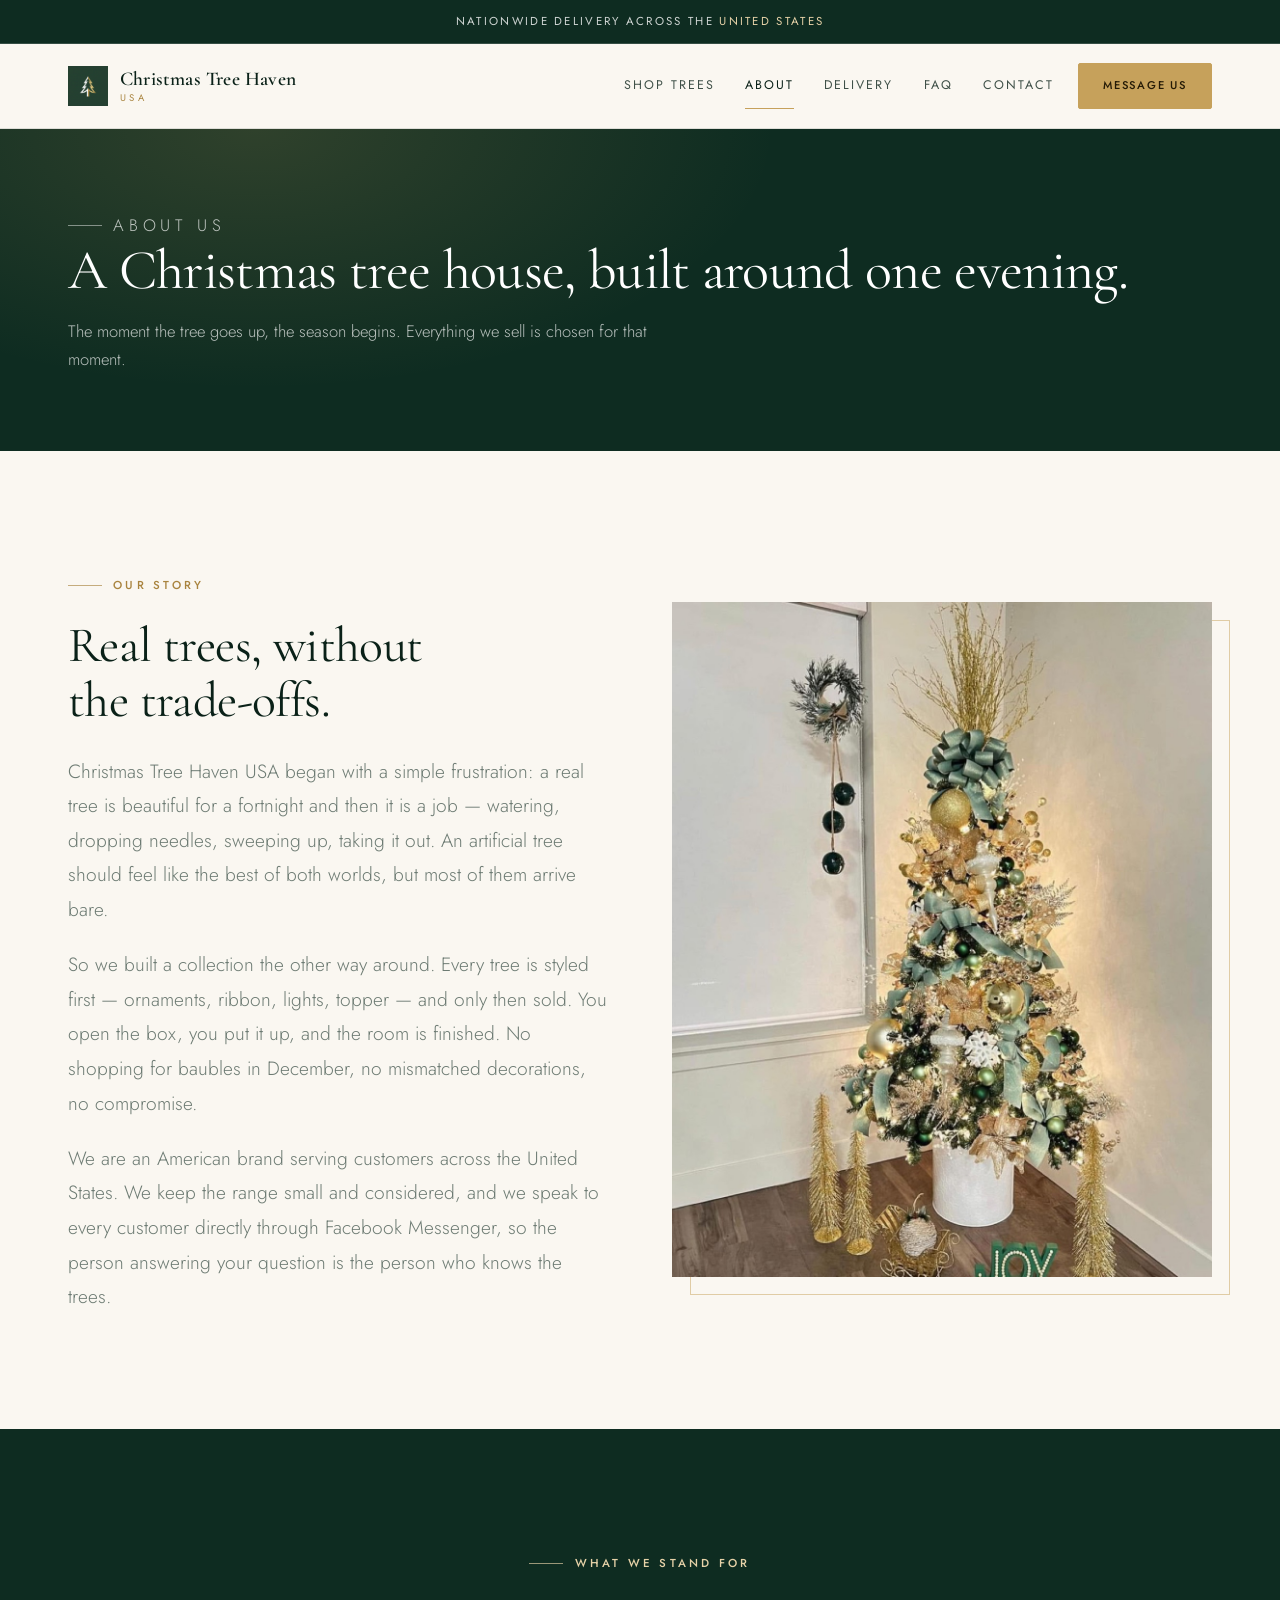
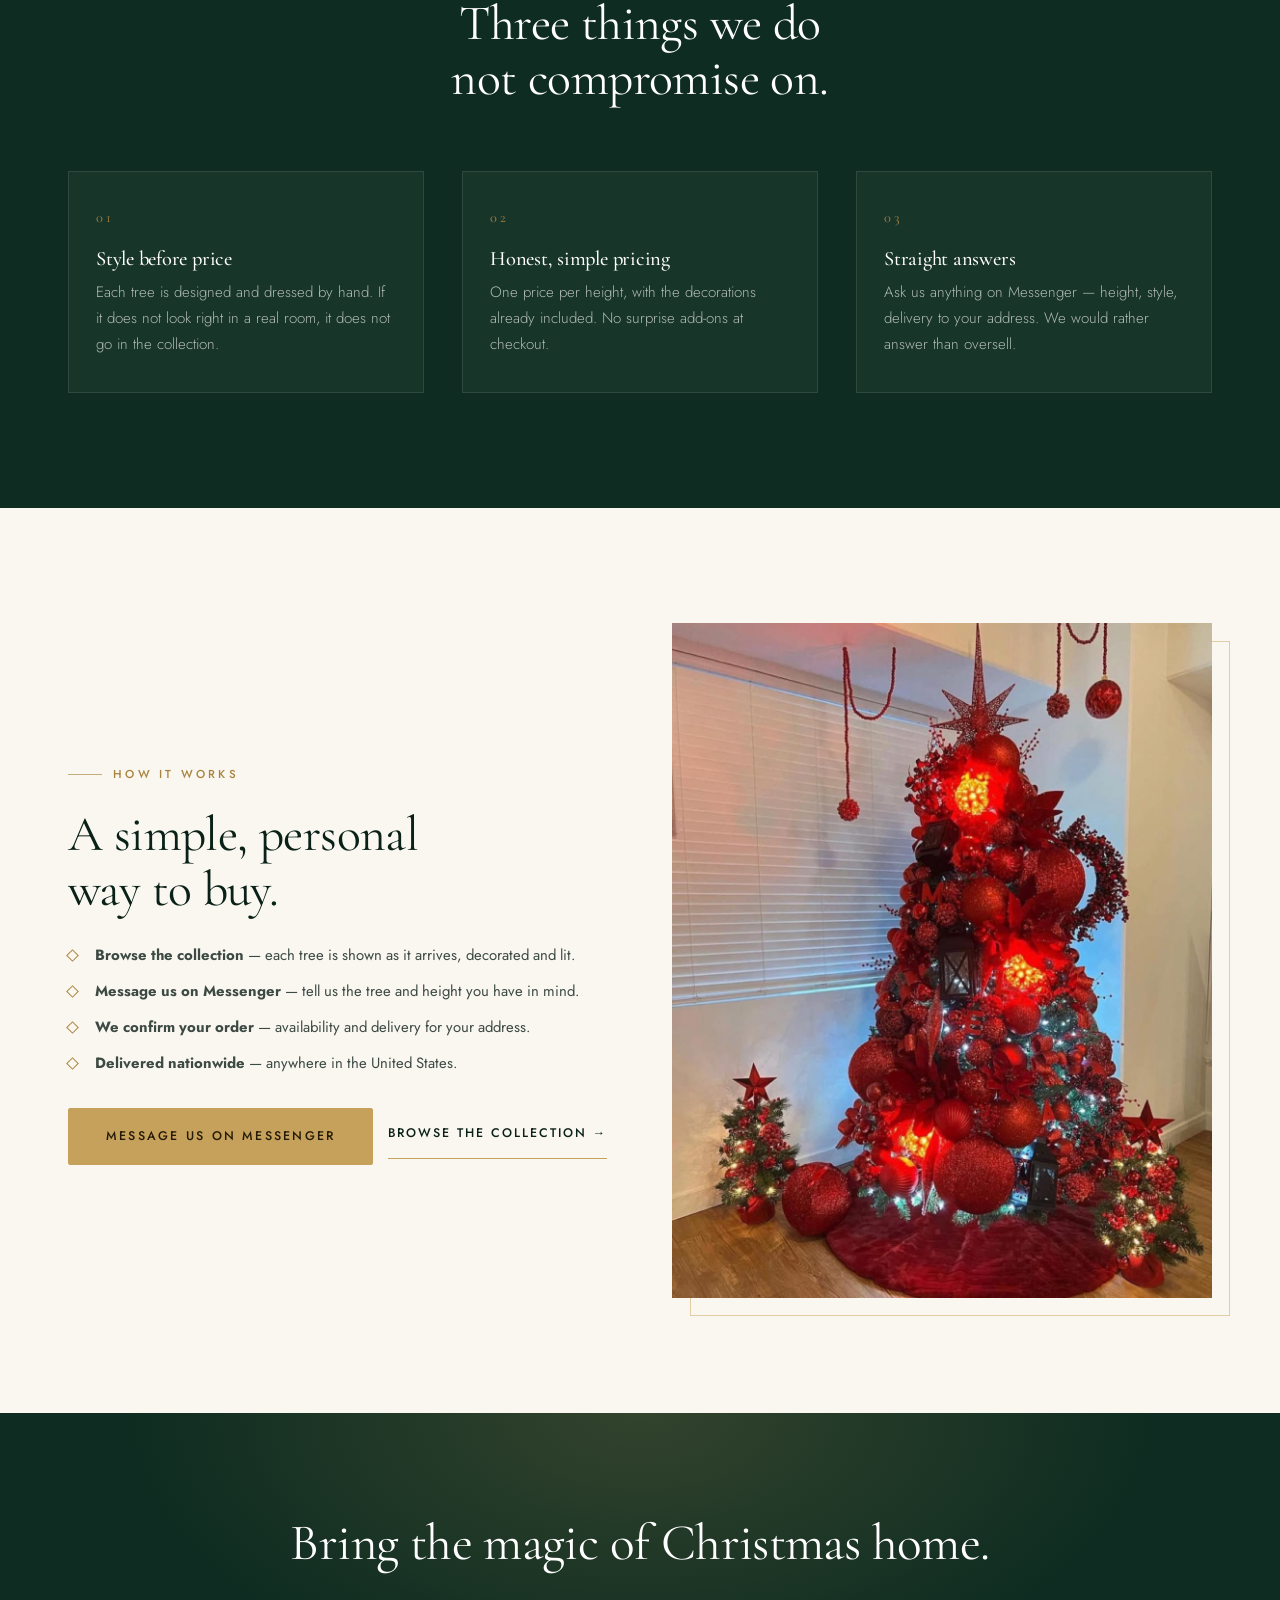
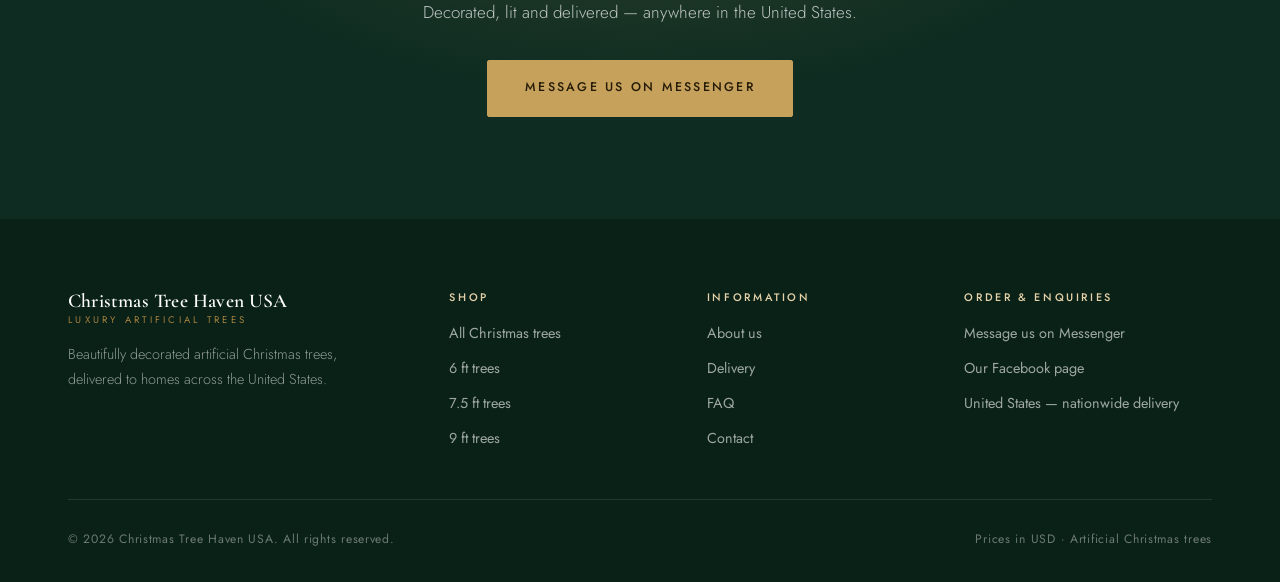
<file: about.html>
<!DOCTYPE html>
<html lang="en">
<head>
<meta charset="UTF-8">
<meta name="viewport" content="width=device-width, initial-scale=1, viewport-fit=cover">
<title>About Us | Luxury Artificial Christmas Trees | Christmas Tree Haven USA</title>
<meta name="description" content="Christmas Tree Haven USA is an American Christmas tree house specialising in premium decorated artificial Christmas trees, delivered nationwide. Learn about our approach to quality and service.">
<meta name="theme-color" content="#0E2C21">
<link rel="canonical" href="https://christmastreehavenusa.com/about.html">
<meta property="og:type" content="website">
<meta property="og:title" content="About Christmas Tree Haven USA">
<meta property="og:description" content="An American Christmas tree house specialising in premium decorated artificial trees, delivered nationwide.">
<meta property="og:image" content="https://christmastreehavenusa.com/assets/img/tree-classic.jpg">
<link rel="icon" href="assets/img/favicon.png" type="image/png">
<link rel="preconnect" href="https://fonts.googleapis.com">
<link rel="preconnect" href="https://fonts.gstatic.com" crossorigin>
<link href="https://fonts.googleapis.com/css2?family=Cormorant+Garamond:ital,wght@0,300;0,400;0,500;0,600;1,400&family=Jost:wght@300;400;500&display=swap" rel="stylesheet">
<link rel="stylesheet" href="assets/css/style.css">
</head>
<body>
<a class="skip" href="#main">Skip to content</a>

<div class="announce">Nationwide delivery across the <span>United States</span></div>

<header class="site-header">
  <div class="wrap header-inner">
    <a class="brand" href="index.html">
      <img class="brand-mark" src="assets/img/favicon.png" alt="" width="40" height="40">
      <span class="brand-text">
        <span class="brand-name">Christmas Tree Haven</span>
        <span class="brand-sub">USA</span>
      </span>
    </a>
    <nav class="nav" id="primary-nav" aria-label="Primary">
      <a href="shop.html">Shop Trees</a>
      <a href="about.html" aria-current="page">About</a>
      <a href="delivery.html">Delivery</a>
      <a href="faq.html">FAQ</a>
      <a href="contact.html">Contact</a>
    </nav>
    <a class="btn btn-gold btn-sm header-cta" data-messenger href="#">Message Us</a>
    <button class="nav-toggle" data-nav-toggle aria-expanded="false" aria-controls="primary-nav" aria-label="Open menu"><span></span></button>
  </div>
</header>

<main id="main">

  <section class="page-head">
    <div class="wrap">
      <p class="eyebrow">About us</p>
      <h1>A Christmas tree house, built around one evening.</h1>
      <p>The moment the tree goes up, the season begins. Everything we sell is chosen for that moment.</p>
    </div>
  </section>

  <section class="section">
    <div class="wrap">
      <div class="split">
        <div data-reveal>
          <p class="eyebrow">Our story</p>
          <h2 class="h2">Real trees, without the trade-offs.</h2>
          <p class="lead" style="margin-bottom:1.3rem">
            Christmas Tree Haven USA began with a simple frustration: a real tree is beautiful for
            a fortnight and then it is a job — watering, dropping needles, sweeping up, taking it out.
            An artificial tree should feel like the best of both worlds, but most of them arrive bare.
          </p>
          <p class="lead" style="margin-bottom:1.3rem">
            So we built a collection the other way around. Every tree is styled first — ornaments,
            ribbon, lights, topper — and only then sold. You open the box, you put it up, and the room
            is finished. No shopping for baubles in December, no mismatched decorations, no compromise.
          </p>
          <p class="lead">
            We are an American brand serving customers across the United States. We keep the range
            small and considered, and we speak to every customer directly through Facebook Messenger,
            so the person answering your question is the person who knows the trees.
          </p>
        </div>
        <div class="split-media" data-reveal>
          <img src="assets/img/tree-classic.jpg"
               alt="Premium artificial Christmas tree with warm white lights and gold ornaments in a styled living room"
               width="1400" height="1750" loading="lazy" decoding="async">
        </div>
      </div>
    </div>
  </section>

  <section class="section section-dark">
    <div class="wrap">
      <div class="section-head is-center" data-reveal>
        <p class="eyebrow">What we stand for</p>
        <h2 class="h2">Three things we do not compromise on.</h2>
      </div>
      <div class="value-grid">
        <article class="value-card" data-reveal>
          <span class="value-num">01</span>
          <h3>Style before price</h3>
          <p>Each tree is designed and dressed by hand. If it does not look right in a real room, it does not go in the collection.</p>
        </article>
        <article class="value-card" data-reveal>
          <span class="value-num">02</span>
          <h3>Honest, simple pricing</h3>
          <p>One price per height, with the decorations already included. No surprise add-ons at checkout.</p>
        </article>
        <article class="value-card" data-reveal>
          <span class="value-num">03</span>
          <h3>Straight answers</h3>
          <p>Ask us anything on Messenger — height, style, delivery to your address. We would rather answer than oversell.</p>
        </article>
      </div>
    </div>
  </section>

  <section class="section">
    <div class="wrap">
      <div class="split is-reverse">
        <div class="split-media" data-reveal>
          <img src="assets/img/tree-frosted.jpg"
               alt="Detail of a decorated artificial Christmas tree with champagne ribbon, white florals and gold ornaments"
               width="1400" height="1750" loading="lazy" decoding="async">
        </div>
        <div data-reveal>
          <p class="eyebrow">How it works</p>
          <h2 class="h2">A simple, personal way to buy.</h2>
          <ul class="check-list">
            <li><strong>Browse the collection</strong> — each tree is shown as it arrives, decorated and lit.</li>
            <li><strong>Message us on Messenger</strong> — tell us the tree and height you have in mind.</li>
            <li><strong>We confirm your order</strong> — availability and delivery for your address.</li>
            <li><strong>Delivered nationwide</strong> — anywhere in the United States.</li>
          </ul>
          <div class="btn-row">
            <a class="btn btn-gold" data-messenger="Hello Christmas Tree Haven USA, I would like to learn more about your trees." href="#">Message Us on Messenger</a>
            <a class="btn-link" href="shop.html">Browse the collection →</a>
          </div>
        </div>
      </div>
    </div>
  </section>

  <section class="banner">
    <div class="wrap">
      <h2>Bring the magic of Christmas home.</h2>
      <p>Decorated, lit and delivered — anywhere in the United States.</p>
      <div class="btn-row" style="justify-content:center">
        <a class="btn btn-gold" data-messenger="Hello Christmas Tree Haven USA, I would like to order a Christmas tree." href="#">Message Us on Messenger</a>
      </div>
    </div>
  </section>

</main>

<footer class="site-footer">
  <div class="wrap">
    <div class="footer-grid">
      <div class="footer-brand">
        <span class="brand-text">
          <span class="brand-name">Christmas Tree Haven USA</span>
          <span class="brand-sub">Luxury artificial trees</span>
        </span>
        <p>Beautifully decorated artificial Christmas trees, delivered to homes across the United States.</p>
      </div>
      <div class="footer-col">
        <h4>Shop</h4>
        <ul>
          <li><a href="shop.html">All Christmas trees</a></li>
          <li><a href="products/evergreen-classic-6ft.html">6 ft trees</a></li>
          <li><a href="products/golden-hour-75ft.html">7.5 ft trees</a></li>
          <li><a href="products/grand-noel-9ft.html">9 ft trees</a></li>
        </ul>
      </div>
      <div class="footer-col">
        <h4>Information</h4>
        <ul>
          <li><a href="about.html">About us</a></li>
          <li><a href="delivery.html">Delivery</a></li>
          <li><a href="faq.html">FAQ</a></li>
          <li><a href="contact.html">Contact</a></li>
        </ul>
      </div>
      <div class="footer-col">
        <h4>Order &amp; enquiries</h4>
        <ul>
          <li><a data-messenger href="#">Message us on Messenger</a></li>
          <li><a data-facebook href="#">Our Facebook page</a></li>
          <li data-service-area style="color:rgba(255,255,255,.6)">United States — nationwide</li>
        </ul>
      </div>
    </div>
    <div class="footer-bottom">
      <span>© <span data-year>2026</span> Christmas Tree Haven USA. All rights reserved.</span>
      <span>Prices in USD · Artificial Christmas trees</span>
    </div>
  </div>
</footer>

<script src="assets/js/config.js"></script>
<script src="assets/js/products.js"></script>
<script src="assets/js/main.js"></script>
</body>
</html>
</file>
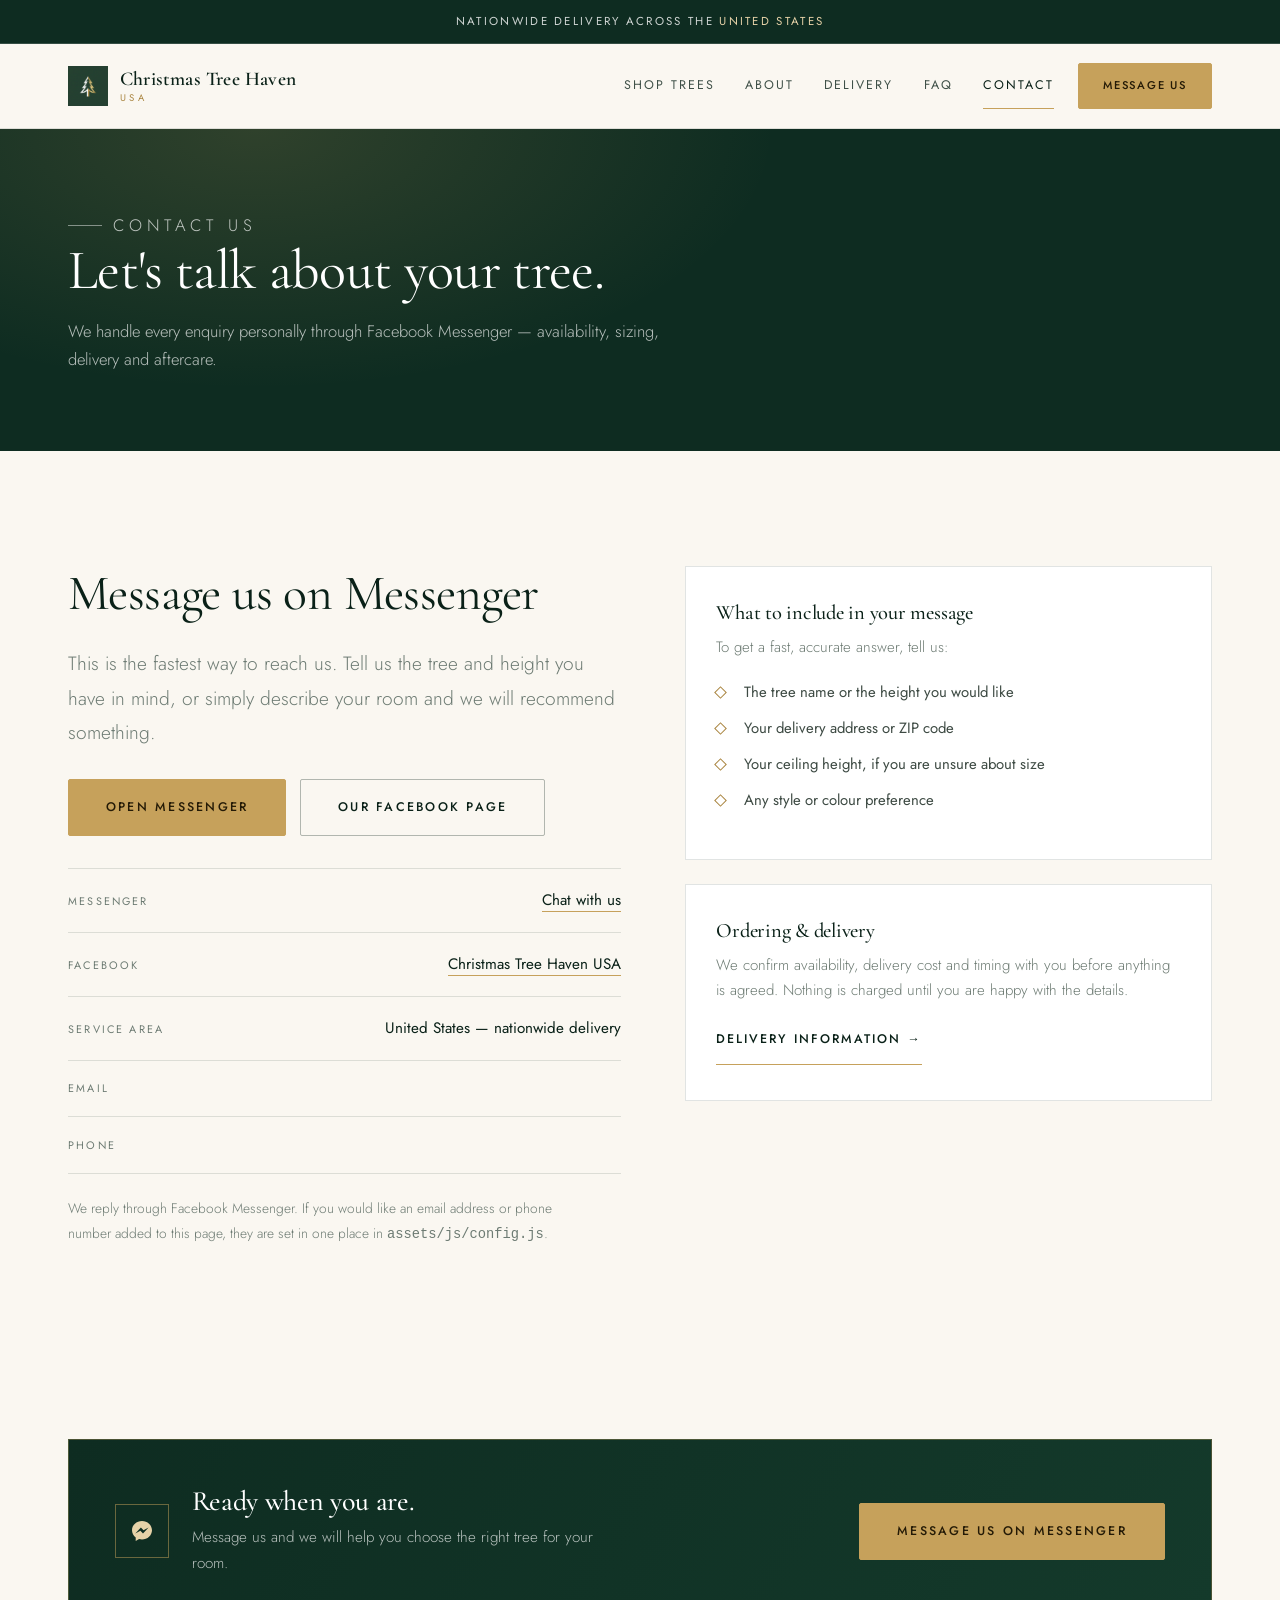
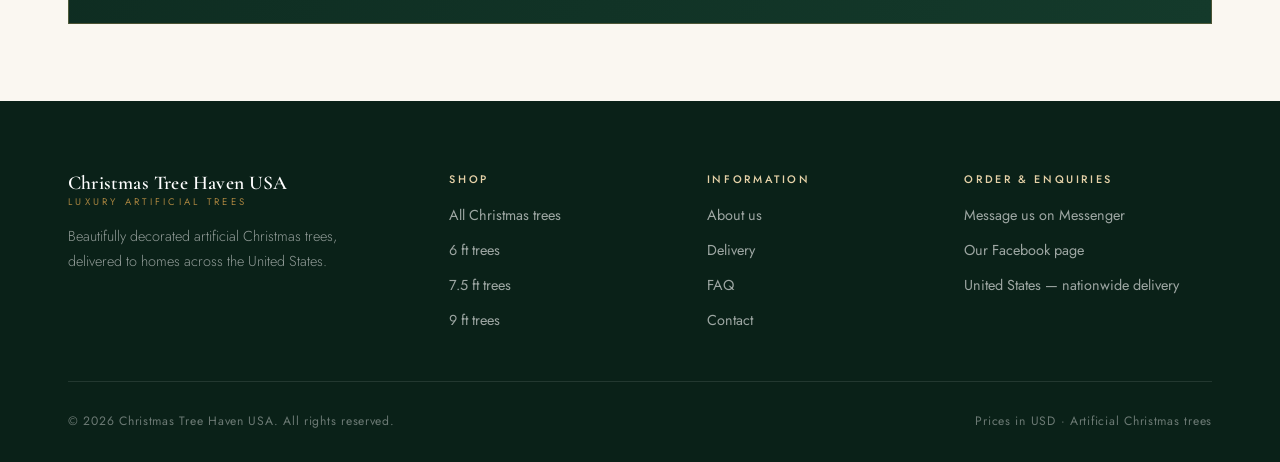
<file: contact.html>
<!DOCTYPE html>
<html lang="en">
<head>
<meta charset="UTF-8">
<meta name="viewport" content="width=device-width, initial-scale=1, viewport-fit=cover">
<title>Contact Us | Christmas Tree Haven USA</title>
<meta name="description" content="Contact Christmas Tree Haven USA on Facebook Messenger for tree availability, sizing, pricing and nationwide delivery across the United States.">
<meta name="theme-color" content="#0E2C21">
<link rel="canonical" href="https://christmastreehavenusa.com/contact.html">
<meta property="og:type" content="website">
<meta property="og:title" content="Contact Christmas Tree Haven USA">
<meta property="og:description" content="Message us on Facebook Messenger for trees, sizing and nationwide delivery.">
<meta property="og:image" content="https://christmastreehavenusa.com/assets/img/hero-evergreen.jpg">
<link rel="icon" href="assets/img/favicon.png" type="image/png">
<link rel="preconnect" href="https://fonts.googleapis.com">
<link rel="preconnect" href="https://fonts.gstatic.com" crossorigin>
<link href="https://fonts.googleapis.com/css2?family=Cormorant+Garamond:ital,wght@0,300;0,400;0,500;0,600;1,400&family=Jost:wght@300;400;500&display=swap" rel="stylesheet">
<link rel="stylesheet" href="assets/css/style.css">
</head>
<body>
<a class="skip" href="#main">Skip to content</a>

<div class="announce">Nationwide delivery across the <span>United States</span></div>

<header class="site-header">
  <div class="wrap header-inner">
    <a class="brand" href="index.html">
      <img class="brand-mark" src="assets/img/favicon.png" alt="" width="40" height="40">
      <span class="brand-text">
        <span class="brand-name">Christmas Tree Haven</span>
        <span class="brand-sub">USA</span>
      </span>
    </a>
    <nav class="nav" id="primary-nav" aria-label="Primary">
      <a href="shop.html">Shop Trees</a>
      <a href="about.html">About</a>
      <a href="delivery.html">Delivery</a>
      <a href="faq.html">FAQ</a>
      <a href="contact.html" aria-current="page">Contact</a>
    </nav>
    <a class="btn btn-gold btn-sm header-cta" data-messenger href="#">Message Us</a>
    <button class="nav-toggle" data-nav-toggle aria-expanded="false" aria-controls="primary-nav" aria-label="Open menu"><span></span></button>
  </div>
</header>

<main id="main">

  <section class="page-head">
    <div class="wrap">
      <p class="eyebrow">Contact us</p>
      <h1>Let's talk about your tree.</h1>
      <p>We handle every enquiry personally through Facebook Messenger — availability, sizing, delivery and aftercare.</p>
    </div>
  </section>

  <section class="section">
    <div class="wrap">
      <div class="contact-grid">

        <div data-reveal>
          <h2 class="h2">Message us on Messenger</h2>
          <p class="lead" style="margin-bottom:1.8rem">
            This is the fastest way to reach us. Tell us the tree and height you have in mind, or
            simply describe your room and we will recommend something.
          </p>
          <div class="btn-row" style="margin-bottom:2rem">
            <a class="btn btn-gold" data-messenger="Hello Christmas Tree Haven USA, I would like to ask about your Christmas trees." href="#">Open Messenger</a>
            <a class="btn btn-outline" data-facebook href="#">Our Facebook page</a>
          </div>

          <ul class="info-list">
            <li>
              <span class="k">Messenger</span>
              <span class="v"><a data-messenger href="#">Chat with us</a></span>
            </li>
            <li>
              <span class="k">Facebook</span>
              <span class="v"><a data-facebook href="#">Christmas Tree Haven USA</a></span>
            </li>
            <li>
              <span class="k">Service area</span>
              <span class="v" data-service-area>United States — nationwide</span>
            </li>
            <li>
              <span class="k">Email</span>
              <span class="v"><a data-contact-email href="#" hidden></a></span>
            </li>
            <li>
              <span class="k">Phone</span>
              <span class="v"><a data-contact-phone href="#" hidden></a></span>
            </li>
          </ul>

          <p class="lead" style="font-size:0.86rem;margin-top:1.4rem">
            We reply through Facebook Messenger. If you would like an email address or phone number
            added to this page, they are set in one place in <code>assets/js/config.js</code>.
          </p>
        </div>

        <div data-reveal>
          <div class="value-card" style="padding:2.2rem 1.9rem">
            <h3>What to include in your message</h3>
            <p style="margin-bottom:1.2rem">To get a fast, accurate answer, tell us:</p>
            <ul class="check-list" style="margin-bottom:0">
              <li>The tree name or the height you would like</li>
              <li>Your delivery address or ZIP code</li>
              <li>Your ceiling height, if you are unsure about size</li>
              <li>Any style or colour preference</li>
            </ul>
          </div>

          <div class="value-card" style="padding:2.2rem 1.9rem;margin-top:1.5rem">
            <h3>Ordering &amp; delivery</h3>
            <p>
              We confirm availability, delivery cost and timing with you before anything is agreed.
              Nothing is charged until you are happy with the details.
            </p>
            <p style="margin-top:1rem">
              <a class="btn-link" href="delivery.html">Delivery information →</a>
            </p>
          </div>
        </div>

      </div>
    </div>
  </section>

  <section class="section-tight">
    <div class="wrap">
      <div class="messenger-card" data-reveal>
        <div style="display:flex;gap:1.4rem;align-items:center">
          <span class="mm-mark" aria-hidden="true">
            <svg width="24" height="24" viewBox="0 0 24 24" fill="currentColor"><path d="M12 2C6.5 2 2 6.1 2 11.2c0 2.9 1.4 5.5 3.7 7.2V22l3.4-1.9c.9.2 1.9.4 2.9.4 5.5 0 10-4.1 10-9.2S17.5 2 12 2zm1 12.4-2.6-2.7L5.3 14.4l5.6-5.9 2.6 2.7 5.1-2.7-5.6 5.9z"/></svg>
          </span>
          <div>
            <h2 class="h3">Ready when you are.</h2>
            <p>Message us and we will help you choose the right tree for your room.</p>
          </div>
        </div>
        <a class="btn btn-gold" data-messenger="Hello Christmas Tree Haven USA, I would like help choosing a Christmas tree." href="#">Message Us on Messenger</a>
      </div>
    </div>
  </section>

</main>

<footer class="site-footer">
  <div class="wrap">
    <div class="footer-grid">
      <div class="footer-brand">
        <span class="brand-text">
          <span class="brand-name">Christmas Tree Haven USA</span>
          <span class="brand-sub">Luxury artificial trees</span>
        </span>
        <p>Beautifully decorated artificial Christmas trees, delivered to homes across the United States.</p>
      </div>
      <div class="footer-col">
        <h4>Shop</h4>
        <ul>
          <li><a href="shop.html">All Christmas trees</a></li>
          <li><a href="products/evergreen-classic-6ft.html">6 ft trees</a></li>
          <li><a href="products/golden-hour-75ft.html">7.5 ft trees</a></li>
          <li><a href="products/grand-noel-9ft.html">9 ft trees</a></li>
        </ul>
      </div>
      <div class="footer-col">
        <h4>Information</h4>
        <ul>
          <li><a href="about.html">About us</a></li>
          <li><a href="delivery.html">Delivery</a></li>
          <li><a href="faq.html">FAQ</a></li>
          <li><a href="contact.html">Contact</a></li>
        </ul>
      </div>
      <div class="footer-col">
        <h4>Order &amp; enquiries</h4>
        <ul>
          <li><a data-messenger href="#">Message us on Messenger</a></li>
          <li><a data-facebook href="#">Our Facebook page</a></li>
          <li data-service-area style="color:rgba(255,255,255,.6)">United States — nationwide</li>
        </ul>
      </div>
    </div>
    <div class="footer-bottom">
      <span>© <span data-year>2026</span> Christmas Tree Haven USA. All rights reserved.</span>
      <span>Prices in USD · Artificial Christmas trees</span>
    </div>
  </div>
</footer>

<script src="assets/js/config.js"></script>
<script src="assets/js/products.js"></script>
<script src="assets/js/main.js"></script>
</body>
</html>
</file>
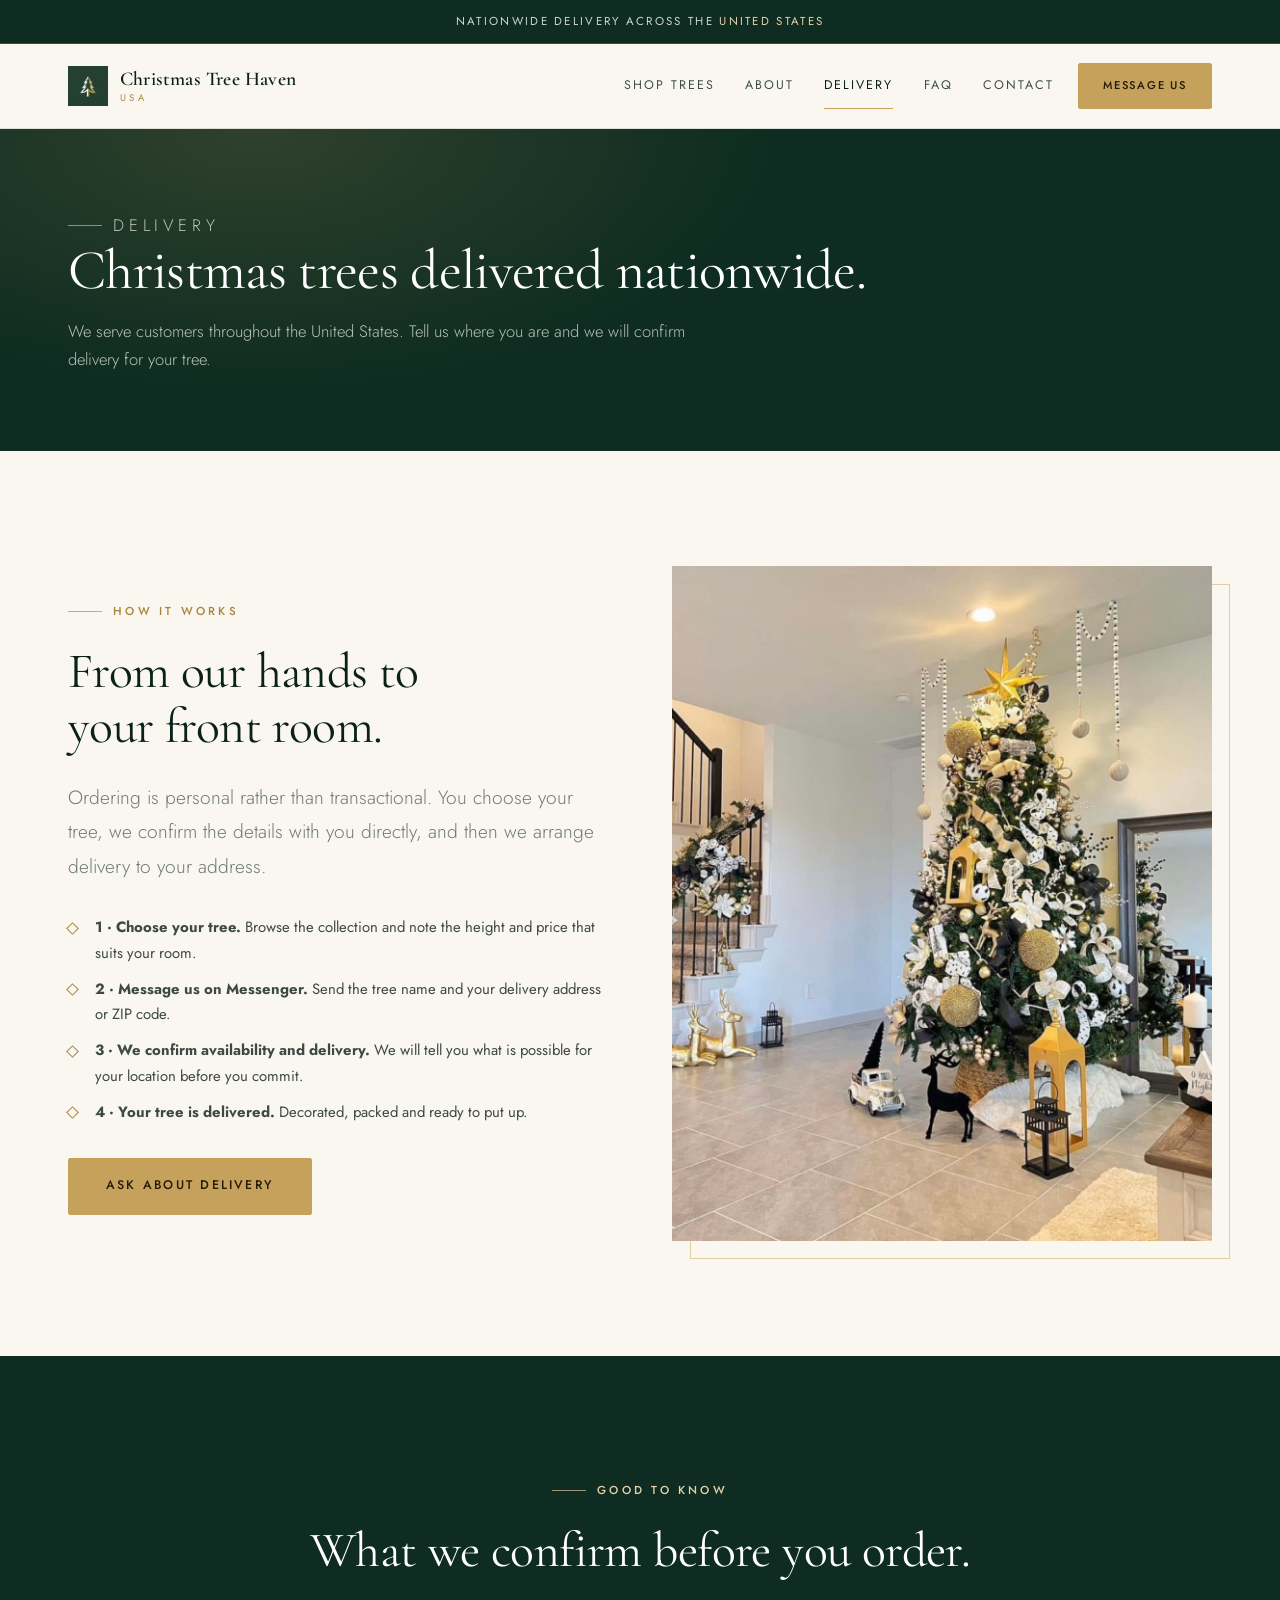
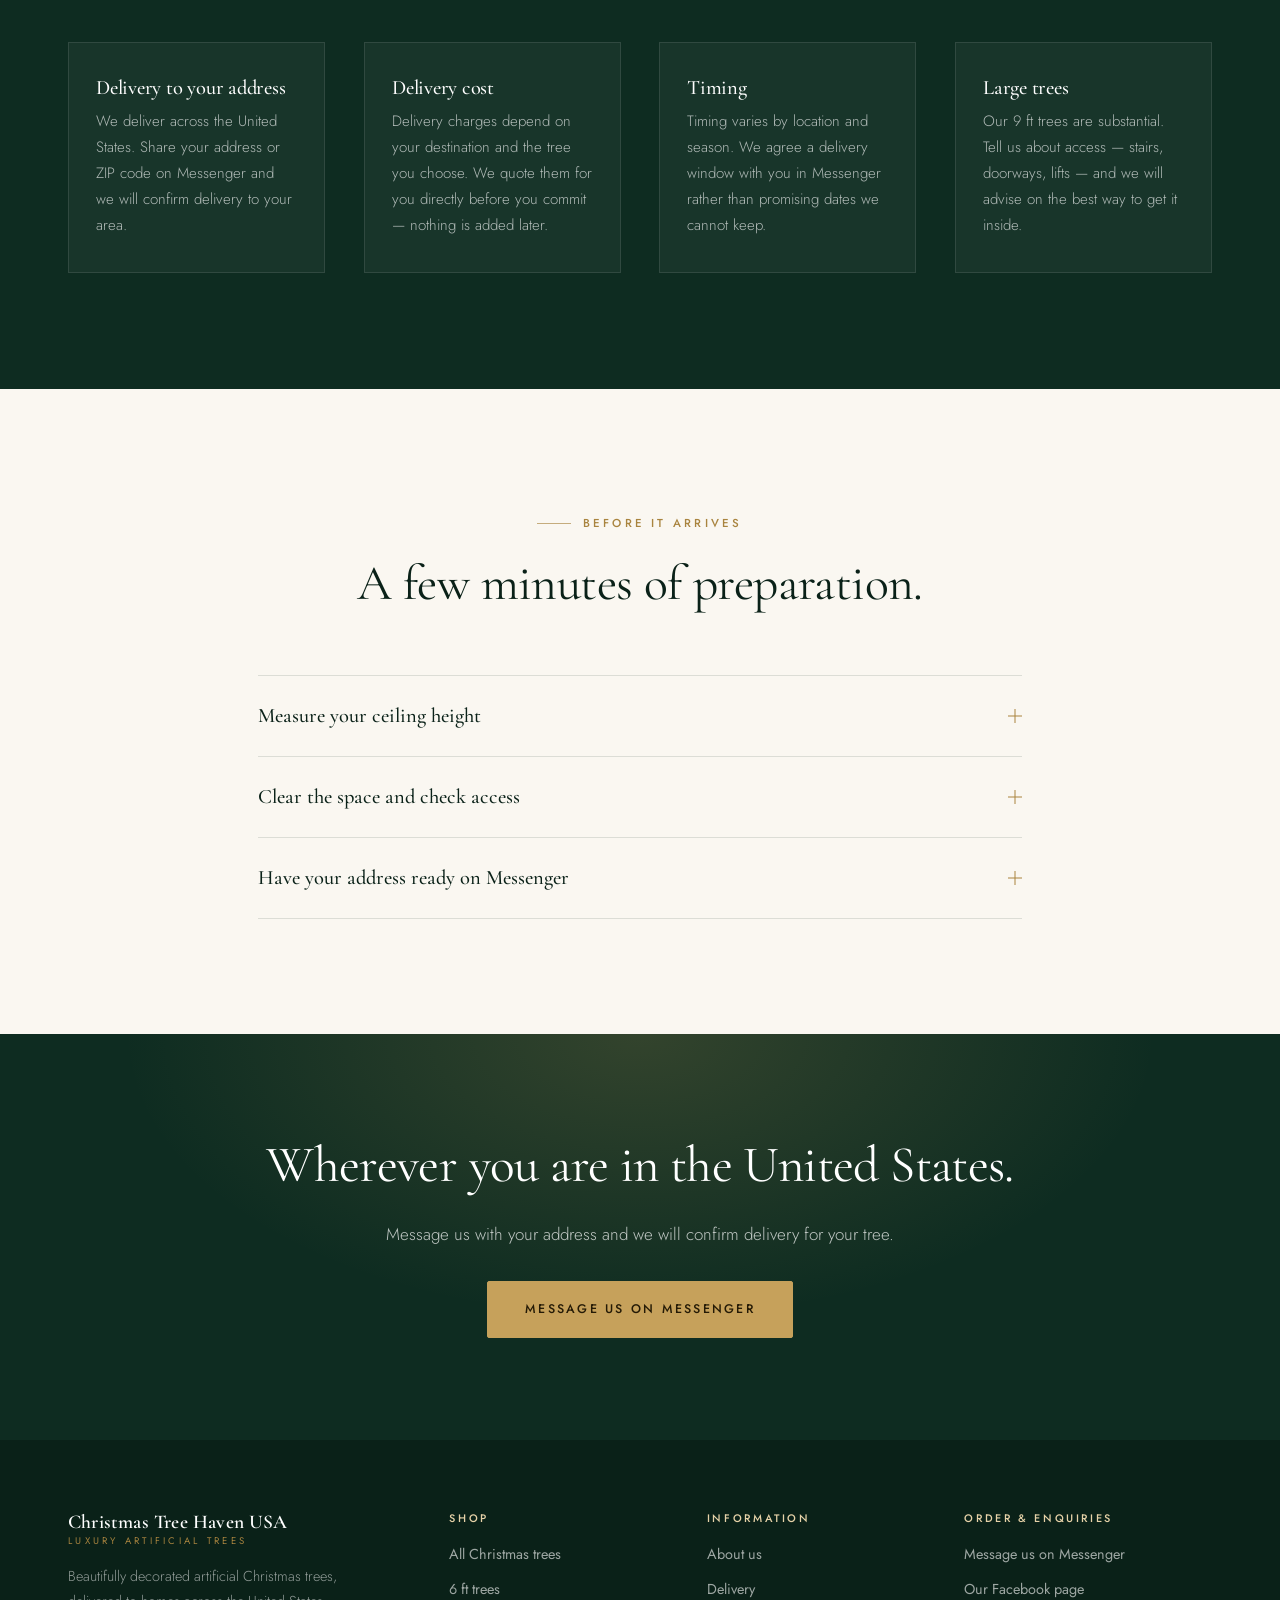
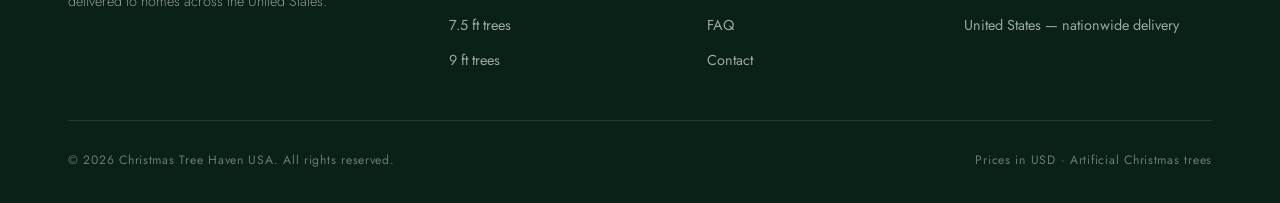
<file: delivery.html>
<!DOCTYPE html>
<html lang="en">
<head>
<meta charset="UTF-8">
<meta name="viewport" content="width=device-width, initial-scale=1, viewport-fit=cover">
<title>Delivery Information | Christmas Trees Delivered Nationwide USA</title>
<meta name="description" content="Christmas trees delivered nationwide across the United States. How ordering works, what to prepare, and how we confirm delivery for your address. Message us on Messenger to arrange yours.">
<meta name="theme-color" content="#0E2C21">
<link rel="canonical" href="https://christmastreehavenusa.com/delivery.html">
<meta property="og:type" content="website">
<meta property="og:title" content="Nationwide Christmas Tree Delivery | Christmas Tree Haven USA">
<meta property="og:description" content="Decorated artificial Christmas trees delivered across the United States.">
<meta property="og:image" content="https://christmastreehavenusa.com/assets/img/tree-grand.jpg">
<link rel="icon" href="assets/img/favicon.png" type="image/png">
<link rel="preconnect" href="https://fonts.googleapis.com">
<link rel="preconnect" href="https://fonts.gstatic.com" crossorigin>
<link href="https://fonts.googleapis.com/css2?family=Cormorant+Garamond:ital,wght@0,300;0,400;0,500;0,600;1,400&family=Jost:wght@300;400;500&display=swap" rel="stylesheet">
<link rel="stylesheet" href="assets/css/style.css">
</head>
<body>
<a class="skip" href="#main">Skip to content</a>

<div class="announce">Nationwide delivery across the <span>United States</span></div>

<header class="site-header">
  <div class="wrap header-inner">
    <a class="brand" href="index.html">
      <img class="brand-mark" src="assets/img/favicon.png" alt="" width="40" height="40">
      <span class="brand-text">
        <span class="brand-name">Christmas Tree Haven</span>
        <span class="brand-sub">USA</span>
      </span>
    </a>
    <nav class="nav" id="primary-nav" aria-label="Primary">
      <a href="shop.html">Shop Trees</a>
      <a href="about.html">About</a>
      <a href="delivery.html" aria-current="page">Delivery</a>
      <a href="faq.html">FAQ</a>
      <a href="contact.html">Contact</a>
    </nav>
    <a class="btn btn-gold btn-sm header-cta" data-messenger href="#">Message Us</a>
    <button class="nav-toggle" data-nav-toggle aria-expanded="false" aria-controls="primary-nav" aria-label="Open menu"><span></span></button>
  </div>
</header>

<main id="main">

  <section class="page-head">
    <div class="wrap">
      <p class="eyebrow">Delivery</p>
      <h1>Christmas trees delivered nationwide.</h1>
      <p>We serve customers throughout the United States. Tell us where you are and we will confirm delivery for your tree.</p>
    </div>
  </section>

  <section class="section">
    <div class="wrap">
      <div class="split">
        <div data-reveal>
          <p class="eyebrow">How it works</p>
          <h2 class="h2">From our hands to your front room.</h2>
          <p class="lead" style="margin-bottom:2rem">
            Ordering is personal rather than transactional. You choose your tree, we confirm the
            details with you directly, and then we arrange delivery to your address.
          </p>

          <ol class="check-list" style="list-style:none;counter-reset:step">
            <li><strong>1 · Choose your tree.</strong> Browse the collection and note the height and price that suits your room.</li>
            <li><strong>2 · Message us on Messenger.</strong> Send the tree name and your delivery address or ZIP code.</li>
            <li><strong>3 · We confirm availability and delivery.</strong> We will tell you what is possible for your location before you commit.</li>
            <li><strong>4 · Your tree is delivered.</strong> Decorated, packed and ready to put up.</li>
          </ol>

          <div class="btn-row" style="margin-top:2rem">
            <a class="btn btn-gold" data-messenger="Hello Christmas Tree Haven USA, I would like to arrange delivery. My address/ZIP is: " href="#">Ask about delivery</a>
          </div>
        </div>
        <div class="split-media" data-reveal>
          <img src="assets/img/tree-grand.jpg"
               alt="Large decorated artificial Christmas tree in a two storey entryway, ready for a nationwide delivery order"
               width="1400" height="1480" loading="lazy" decoding="async">
        </div>
      </div>
    </div>
  </section>

  <section class="section section-dark">
    <div class="wrap">
      <div class="section-head is-center" data-reveal>
        <p class="eyebrow">Good to know</p>
        <h2 class="h2">What we confirm before you order.</h2>
      </div>
      <div class="value-grid">
        <article class="value-card" data-reveal>
          <h3>Delivery to your address</h3>
          <p>We deliver across the United States. Share your address or ZIP code on Messenger and we will confirm delivery to your area.</p>
        </article>
        <article class="value-card" data-reveal>
          <h3>Delivery cost</h3>
          <p>Delivery charges depend on your destination and the tree you choose. We quote them for you directly before you commit — nothing is added later.</p>
        </article>
        <article class="value-card" data-reveal>
          <h3>Timing</h3>
          <p>Timing varies by location and season. We agree a delivery window with you in Messenger rather than promising dates we cannot keep.</p>
        </article>
        <article class="value-card" data-reveal>
          <h3>Large trees</h3>
          <p>Our 9 ft trees are substantial. Tell us about access — stairs, doorways, lifts — and we will advise on the best way to get it inside.</p>
        </article>
      </div>
    </div>
  </section>

  <section class="section">
    <div class="wrap wrap-narrow">
      <div class="section-head is-center" data-reveal>
        <p class="eyebrow">Before it arrives</p>
        <h2 class="h2">A few minutes of preparation.</h2>
      </div>
      <div class="accordion" data-reveal>
        <div class="accordion-item">
          <button class="accordion-trigger" aria-expanded="false">
            Measure your ceiling height
            <span class="accordion-icon" aria-hidden="true"></span>
          </button>
          <div class="accordion-panel" hidden>
            <p>Leave room above the tree for the topper. A 7.5 ft tree needs roughly eight feet of clearance; a 9 ft tree needs closer to ten. If you are unsure, send us your ceiling height on Messenger and we will advise.</p>
          </div>
        </div>
        <div class="accordion-item">
          <button class="accordion-trigger" aria-expanded="false">
            Clear the space and check access
            <span class="accordion-icon" aria-hidden="true"></span>
          </button>
          <div class="accordion-panel" hidden>
            <p>Clear the corner or alcove where the tree will stand, and check the route from your door — doorways, hallways and stairs. Our larger trees are heavy and wide once assembled.</p>
          </div>
        </div>
        <div class="accordion-item">
          <button class="accordion-trigger" aria-expanded="false">
            Have your address ready on Messenger
            <span class="accordion-icon" aria-hidden="true"></span>
          </button>
          <div class="accordion-panel" hidden>
            <p>Send your full delivery address or ZIP code with the tree you would like. That is all we need to confirm availability, cost and timing for your order.</p>
          </div>
        </div>
      </div>
    </div>
  </section>

  <section class="banner">
    <div class="wrap">
      <h2>Wherever you are in the United States.</h2>
      <p>Message us with your address and we will confirm delivery for your tree.</p>
      <div class="btn-row" style="justify-content:center">
        <a class="btn btn-gold" data-messenger="Hello Christmas Tree Haven USA, I would like a delivery quote. My address/ZIP is: " href="#">Message Us on Messenger</a>
      </div>
    </div>
  </section>

</main>

<footer class="site-footer">
  <div class="wrap">
    <div class="footer-grid">
      <div class="footer-brand">
        <span class="brand-text">
          <span class="brand-name">Christmas Tree Haven USA</span>
          <span class="brand-sub">Luxury artificial trees</span>
        </span>
        <p>Beautifully decorated artificial Christmas trees, delivered to homes across the United States.</p>
      </div>
      <div class="footer-col">
        <h4>Shop</h4>
        <ul>
          <li><a href="shop.html">All Christmas trees</a></li>
          <li><a href="products/evergreen-classic-6ft.html">6 ft trees</a></li>
          <li><a href="products/golden-hour-75ft.html">7.5 ft trees</a></li>
          <li><a href="products/grand-noel-9ft.html">9 ft trees</a></li>
        </ul>
      </div>
      <div class="footer-col">
        <h4>Information</h4>
        <ul>
          <li><a href="about.html">About us</a></li>
          <li><a href="delivery.html">Delivery</a></li>
          <li><a href="faq.html">FAQ</a></li>
          <li><a href="contact.html">Contact</a></li>
        </ul>
      </div>
      <div class="footer-col">
        <h4>Order &amp; enquiries</h4>
        <ul>
          <li><a data-messenger href="#">Message us on Messenger</a></li>
          <li><a data-facebook href="#">Our Facebook page</a></li>
          <li data-service-area style="color:rgba(255,255,255,.6)">United States — nationwide</li>
        </ul>
      </div>
    </div>
    <div class="footer-bottom">
      <span>© <span data-year>2026</span> Christmas Tree Haven USA. All rights reserved.</span>
      <span>Prices in USD · Artificial Christmas trees</span>
    </div>
  </div>
</footer>

<script src="assets/js/config.js"></script>
<script src="assets/js/products.js"></script>
<script src="assets/js/main.js"></script>
</body>
</html>
</file>
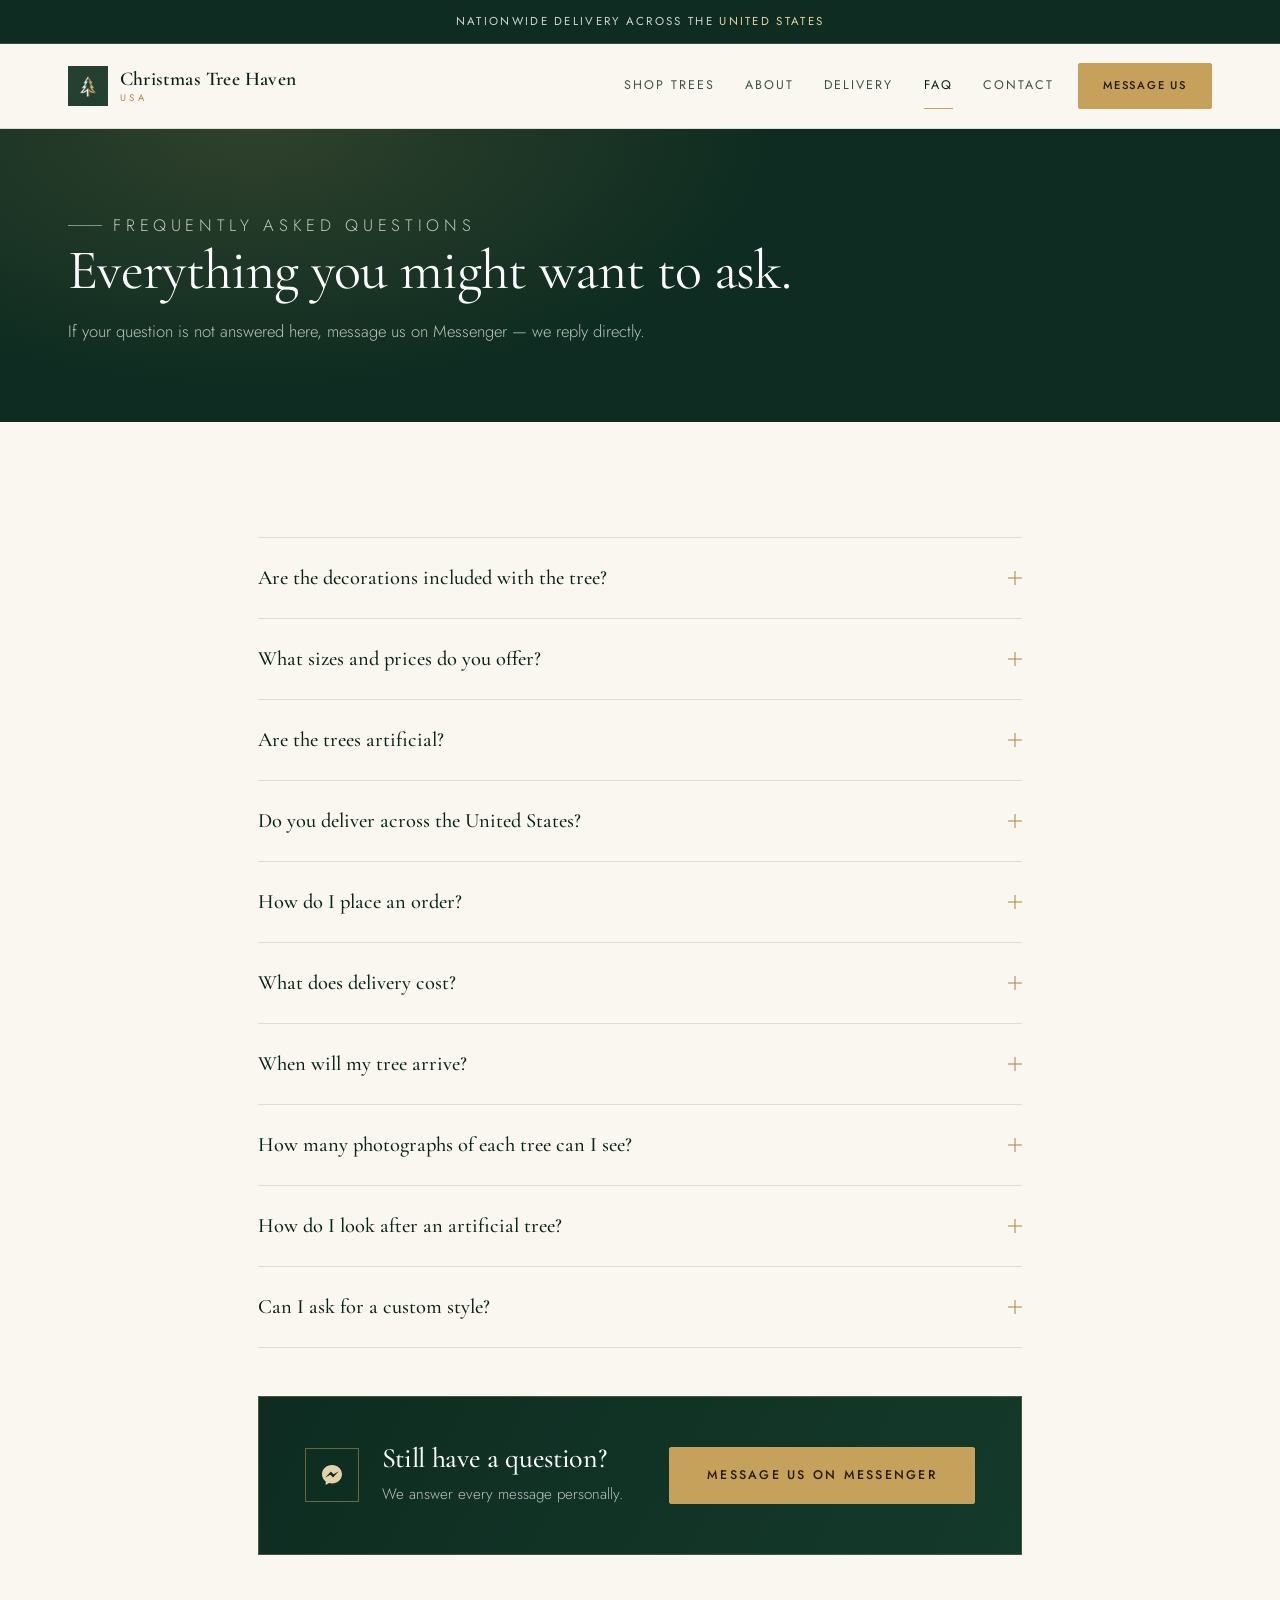
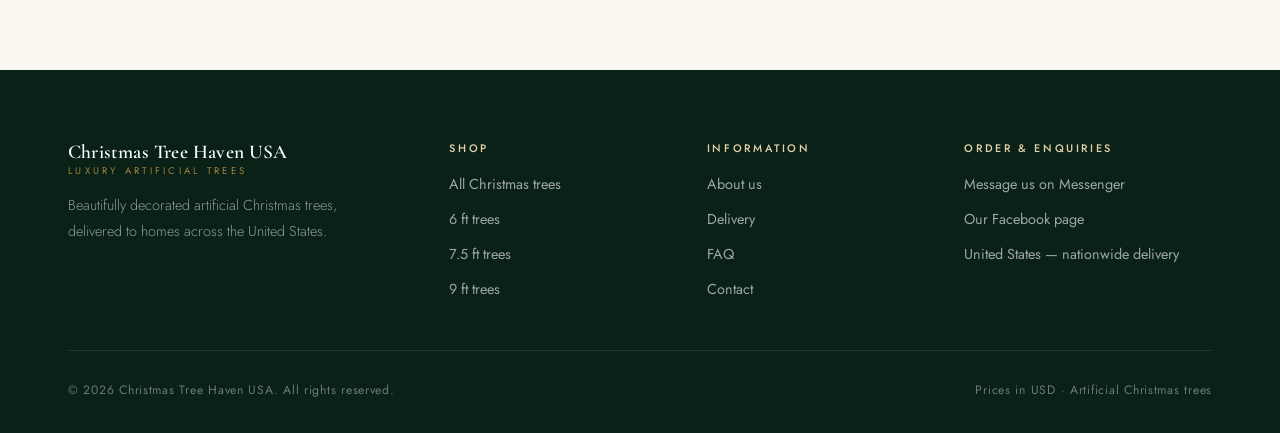
<file: faq.html>
<!DOCTYPE html>
<html lang="en">
<head>
<meta charset="UTF-8">
<meta name="viewport" content="width=device-width, initial-scale=1, viewport-fit=cover">
<title>Frequently Asked Questions | Christmas Tree Haven USA</title>
<meta name="description" content="Answers about our luxury artificial Christmas trees: sizes and prices, included decorations, nationwide delivery, ordering through Messenger and aftercare.">
<meta name="theme-color" content="#0E2C21">
<link rel="canonical" href="https://christmastreehavenusa.com/faq.html">
<meta property="og:type" content="website">
<meta property="og:title" content="Frequently Asked Questions | Christmas Tree Haven USA">
<meta property="og:description" content="Sizes, prices, included decorations, nationwide delivery and ordering through Messenger.">
<meta property="og:image" content="https://christmastreehavenusa.com/assets/img/tree-frosted.jpg">
<link rel="icon" href="assets/img/favicon.png" type="image/png">
<link rel="preconnect" href="https://fonts.googleapis.com">
<link rel="preconnect" href="https://fonts.gstatic.com" crossorigin>
<link href="https://fonts.googleapis.com/css2?family=Cormorant+Garamond:ital,wght@0,300;0,400;0,500;0,600;1,400&family=Jost:wght@300;400;500&display=swap" rel="stylesheet">
<link rel="stylesheet" href="assets/css/style.css">
<script type="application/ld+json">
{
  "@context": "https://schema.org",
  "@type": "FAQPage",
  "mainEntity": [
    { "@type": "Question", "name": "Are the decorations included with the tree?",
      "acceptedAnswer": { "@type": "Answer", "text": "Yes. Every tree in our collection is sold fully decorated, styled exactly as shown in the photographs — ornaments, ribbon, lights and topper are all included in the price." } },
    { "@type": "Question", "name": "What sizes and prices do you offer?",
      "acceptedAnswer": { "@type": "Answer", "text": "6 ft (1.80 m) is $400, 7.5 ft (2.28 m) is $700 and 9 ft (2.74 m) is $1,300. Available heights across the collection range approximately 1.50 m to 2.80 m." } },
    { "@type": "Question", "name": "Are the trees artificial?",
      "acceptedAnswer": { "@type": "Answer", "text": "Yes. Every tree we sell is a high-quality artificial evergreen, designed to be reused season after season." } },
    { "@type": "Question", "name": "Do you deliver across the United States?",
      "acceptedAnswer": { "@type": "Answer", "text": "Yes, we deliver nationwide. Message us on Facebook Messenger with your address or ZIP code and we will confirm delivery details and cost for your order." } },
    { "@type": "Question", "name": "How do I place an order?",
      "acceptedAnswer": { "@type": "Answer", "text": "Orders are placed through Facebook Messenger. Send us the tree name and height you would like, and we will confirm availability, delivery and payment with you directly." } }
  ]
}
</script>
</head>
<body>
<a class="skip" href="#main">Skip to content</a>

<div class="announce">Nationwide delivery across the <span>United States</span></div>

<header class="site-header">
  <div class="wrap header-inner">
    <a class="brand" href="index.html">
      <img class="brand-mark" src="assets/img/favicon.png" alt="" width="40" height="40">
      <span class="brand-text">
        <span class="brand-name">Christmas Tree Haven</span>
        <span class="brand-sub">USA</span>
      </span>
    </a>
    <nav class="nav" id="primary-nav" aria-label="Primary">
      <a href="shop.html">Shop Trees</a>
      <a href="about.html">About</a>
      <a href="delivery.html">Delivery</a>
      <a href="faq.html" aria-current="page">FAQ</a>
      <a href="contact.html">Contact</a>
    </nav>
    <a class="btn btn-gold btn-sm header-cta" data-messenger href="#">Message Us</a>
    <button class="nav-toggle" data-nav-toggle aria-expanded="false" aria-controls="primary-nav" aria-label="Open menu"><span></span></button>
  </div>
</header>

<main id="main">

  <section class="page-head">
    <div class="wrap">
      <p class="eyebrow">Frequently asked questions</p>
      <h1>Everything you might want to ask.</h1>
      <p>If your question is not answered here, message us on Messenger — we reply directly.</p>
    </div>
  </section>

  <section class="section">
    <div class="wrap wrap-narrow">
      <div class="accordion" data-reveal>

        <div class="accordion-item">
          <button class="accordion-trigger" aria-expanded="false">
            Are the decorations included with the tree?
            <span class="accordion-icon" aria-hidden="true"></span>
          </button>
          <div class="accordion-panel" hidden>
            <p>Yes. Every tree is sold fully decorated, styled exactly as shown in the photographs — ornaments, ribbon, lights and topper are included in the price. There is nothing else to buy.</p>
          </div>
        </div>

        <div class="accordion-item">
          <button class="accordion-trigger" aria-expanded="false">
            What sizes and prices do you offer?
            <span class="accordion-icon" aria-hidden="true"></span>
          </button>
          <div class="accordion-panel" hidden>
            <p><strong>6 ft (1.80 m) — $400</strong><br>
               <strong>7.5 ft (2.28 m) — $700</strong><br>
               <strong>9 ft (2.74 m) — $1,300</strong></p>
            <p>Available heights across the collection range approximately 1.50 m to 2.80 m. If you need a height that is not listed, ask us on Messenger.</p>
          </div>
        </div>

        <div class="accordion-item">
          <button class="accordion-trigger" aria-expanded="false">
            Are the trees artificial?
            <span class="accordion-icon" aria-hidden="true"></span>
          </button>
          <div class="accordion-panel" hidden>
            <p>Yes. Every tree we sell is a high-quality artificial evergreen, designed to be reused season after season — no needles to sweep and no watering to remember.</p>
          </div>
        </div>

        <div class="accordion-item">
          <button class="accordion-trigger" aria-expanded="false">
            Do you deliver across the United States?
            <span class="accordion-icon" aria-hidden="true"></span>
          </button>
          <div class="accordion-panel" hidden>
            <p>Yes, we deliver nationwide. Message us on Messenger with your address or ZIP code and we will confirm delivery details and cost for your order. See our <a href="delivery.html">delivery information</a> for how it works.</p>
          </div>
        </div>

        <div class="accordion-item">
          <button class="accordion-trigger" aria-expanded="false">
            How do I place an order?
            <span class="accordion-icon" aria-hidden="true"></span>
          </button>
          <div class="accordion-panel" hidden>
            <p>Orders are placed through Facebook Messenger. Send us the tree name and height you would like, and we will confirm availability, delivery and payment with you directly.</p>
            <p><a href="#" data-messenger="Hello Christmas Tree Haven USA, I would like to place an order.">Start a conversation on Messenger →</a></p>
          </div>
        </div>

        <div class="accordion-item">
          <button class="accordion-trigger" aria-expanded="false">
            What does delivery cost?
            <span class="accordion-icon" aria-hidden="true"></span>
          </button>
          <div class="accordion-panel" hidden>
            <p>Delivery charges depend on your destination and the tree you choose, so we quote each order individually. Send us your address and we will give you a clear figure before you commit — nothing is added later.</p>
          </div>
        </div>

        <div class="accordion-item">
          <button class="accordion-trigger" aria-expanded="false">
            When will my tree arrive?
            <span class="accordion-icon" aria-hidden="true"></span>
          </button>
          <div class="accordion-panel" hidden>
            <p>Timing varies by location and time of season. We agree a delivery window with you in Messenger rather than promising dates we cannot keep.</p>
          </div>
        </div>

        <div class="accordion-item">
          <button class="accordion-trigger" aria-expanded="false">
            How many photographs of each tree can I see?
            <span class="accordion-icon" aria-hidden="true"></span>
          </button>
          <div class="accordion-panel" hidden>
            <p>Each product page shows photographs of that tree as it is styled. If you would like to see more detail — a close-up of the ornaments, the base, or the tree in a particular room — message us and we will send more.</p>
          </div>
        </div>

        <div class="accordion-item">
          <button class="accordion-trigger" aria-expanded="false">
            How do I look after an artificial tree?
            <span class="accordion-icon" aria-hidden="true"></span>
          </button>
          <div class="accordion-panel" hidden>
            <p>Store it in a dry place, keep the decorations with the tree, and reshape the branches when you put it up. If you have a question about your specific tree, message us and we will talk you through it.</p>
          </div>
        </div>

        <div class="accordion-item">
          <button class="accordion-trigger" aria-expanded="false">
            Can I ask for a custom style?
            <span class="accordion-icon" aria-hidden="true"></span>
          </button>
          <div class="accordion-panel" hidden>
            <p>Tell us what you have in mind on Messenger — colour palette, room, occasion. If we can create it, we will tell you honestly; if we cannot, we will say so.</p>
          </div>
        </div>

      </div>

      <div class="messenger-card" data-reveal style="margin-top:3rem">
        <div style="display:flex;gap:1.4rem;align-items:center">
          <span class="mm-mark" aria-hidden="true">
            <svg width="24" height="24" viewBox="0 0 24 24" fill="currentColor"><path d="M12 2C6.5 2 2 6.1 2 11.2c0 2.9 1.4 5.5 3.7 7.2V22l3.4-1.9c.9.2 1.9.4 2.9.4 5.5 0 10-4.1 10-9.2S17.5 2 12 2zm1 12.4-2.6-2.7L5.3 14.4l5.6-5.9 2.6 2.7 5.1-2.7-5.6 5.9z"/></svg>
          </span>
          <div>
            <h2 class="h3">Still have a question?</h2>
            <p>We answer every message personally.</p>
          </div>
        </div>
        <a class="btn btn-gold" data-messenger="Hello Christmas Tree Haven USA, I have a question about your Christmas trees." href="#">Message Us on Messenger</a>
      </div>
    </div>
  </section>

</main>

<footer class="site-footer">
  <div class="wrap">
    <div class="footer-grid">
      <div class="footer-brand">
        <span class="brand-text">
          <span class="brand-name">Christmas Tree Haven USA</span>
          <span class="brand-sub">Luxury artificial trees</span>
        </span>
        <p>Beautifully decorated artificial Christmas trees, delivered to homes across the United States.</p>
      </div>
      <div class="footer-col">
        <h4>Shop</h4>
        <ul>
          <li><a href="shop.html">All Christmas trees</a></li>
          <li><a href="products/evergreen-classic-6ft.html">6 ft trees</a></li>
          <li><a href="products/golden-hour-75ft.html">7.5 ft trees</a></li>
          <li><a href="products/grand-noel-9ft.html">9 ft trees</a></li>
        </ul>
      </div>
      <div class="footer-col">
        <h4>Information</h4>
        <ul>
          <li><a href="about.html">About us</a></li>
          <li><a href="delivery.html">Delivery</a></li>
          <li><a href="faq.html">FAQ</a></li>
          <li><a href="contact.html">Contact</a></li>
        </ul>
      </div>
      <div class="footer-col">
        <h4>Order &amp; enquiries</h4>
        <ul>
          <li><a data-messenger href="#">Message us on Messenger</a></li>
          <li><a data-facebook href="#">Our Facebook page</a></li>
          <li data-service-area style="color:rgba(255,255,255,.6)">United States — nationwide</li>
        </ul>
      </div>
    </div>
    <div class="footer-bottom">
      <span>© <span data-year>2026</span> Christmas Tree Haven USA. All rights reserved.</span>
      <span>Prices in USD · Artificial Christmas trees</span>
    </div>
  </div>
</footer>

<script src="assets/js/config.js"></script>
<script src="assets/js/products.js"></script>
<script src="assets/js/main.js"></script>
</body>
</html>
</file>
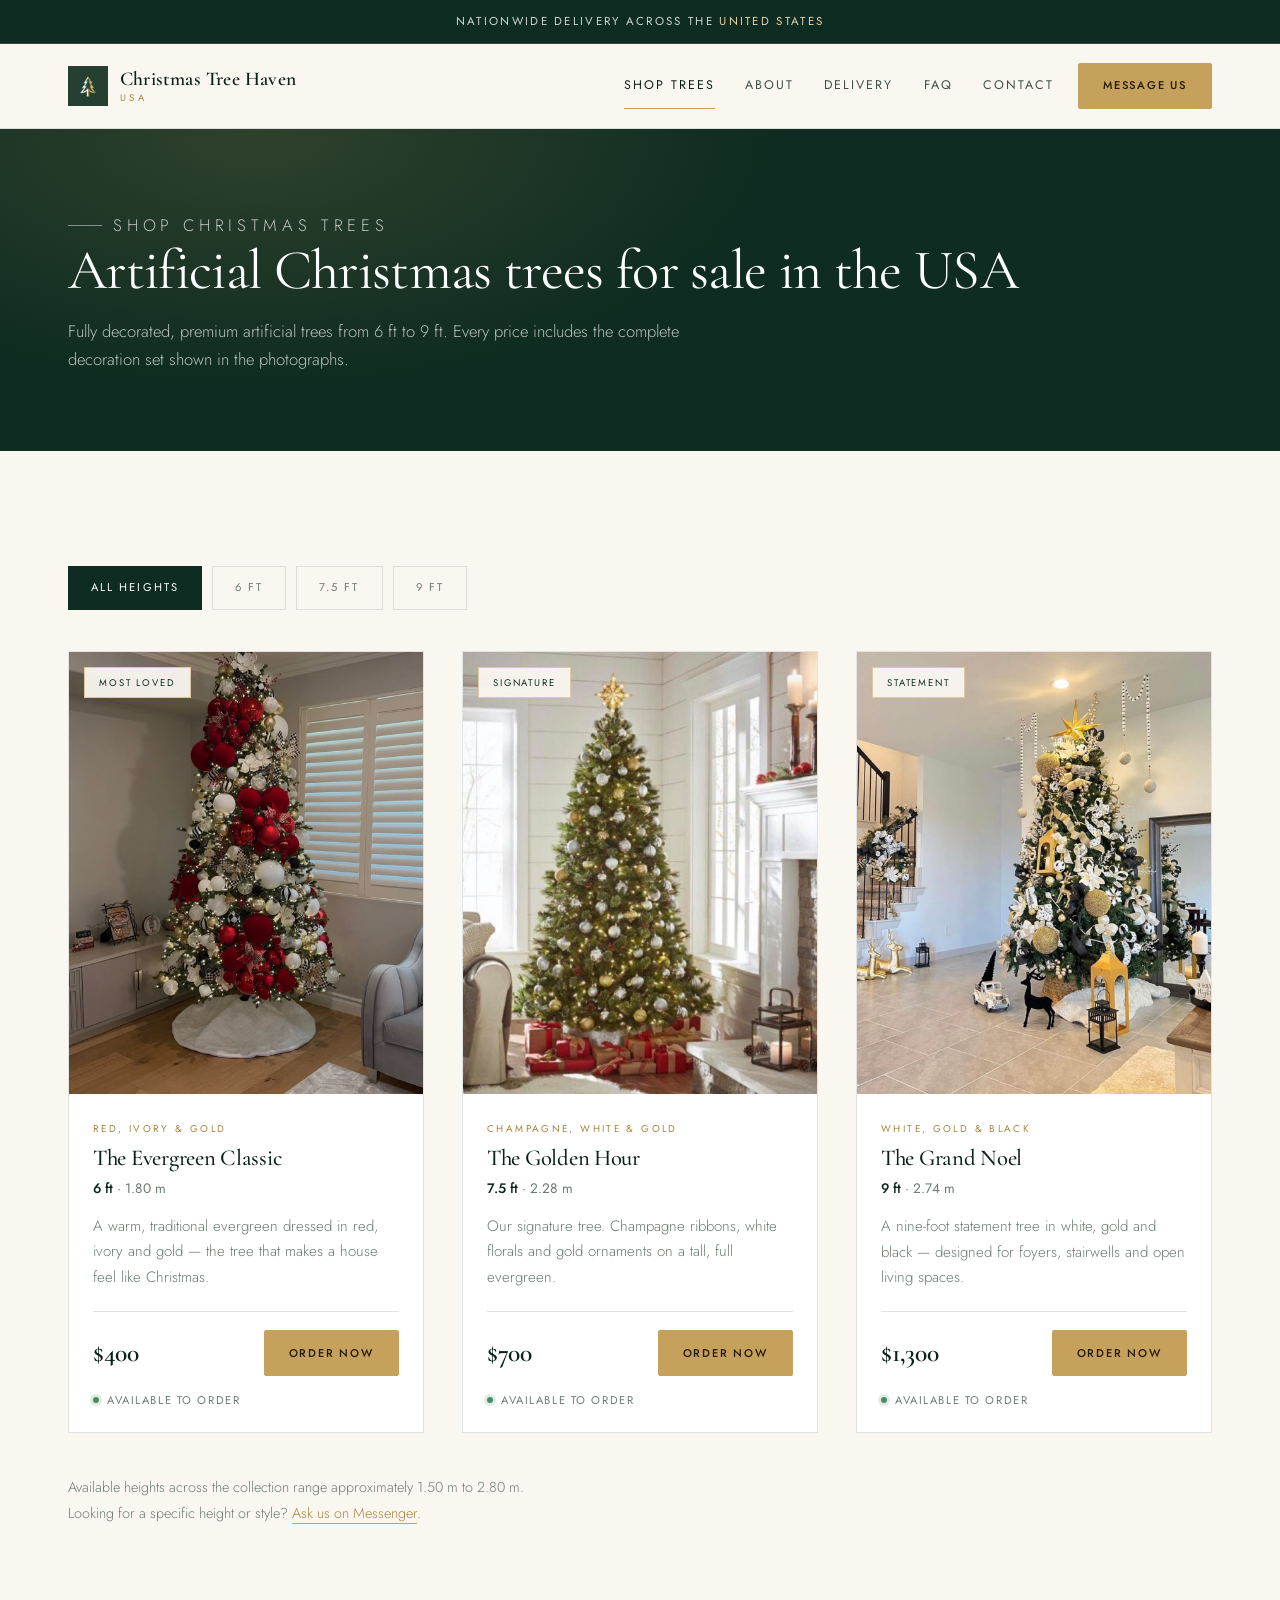
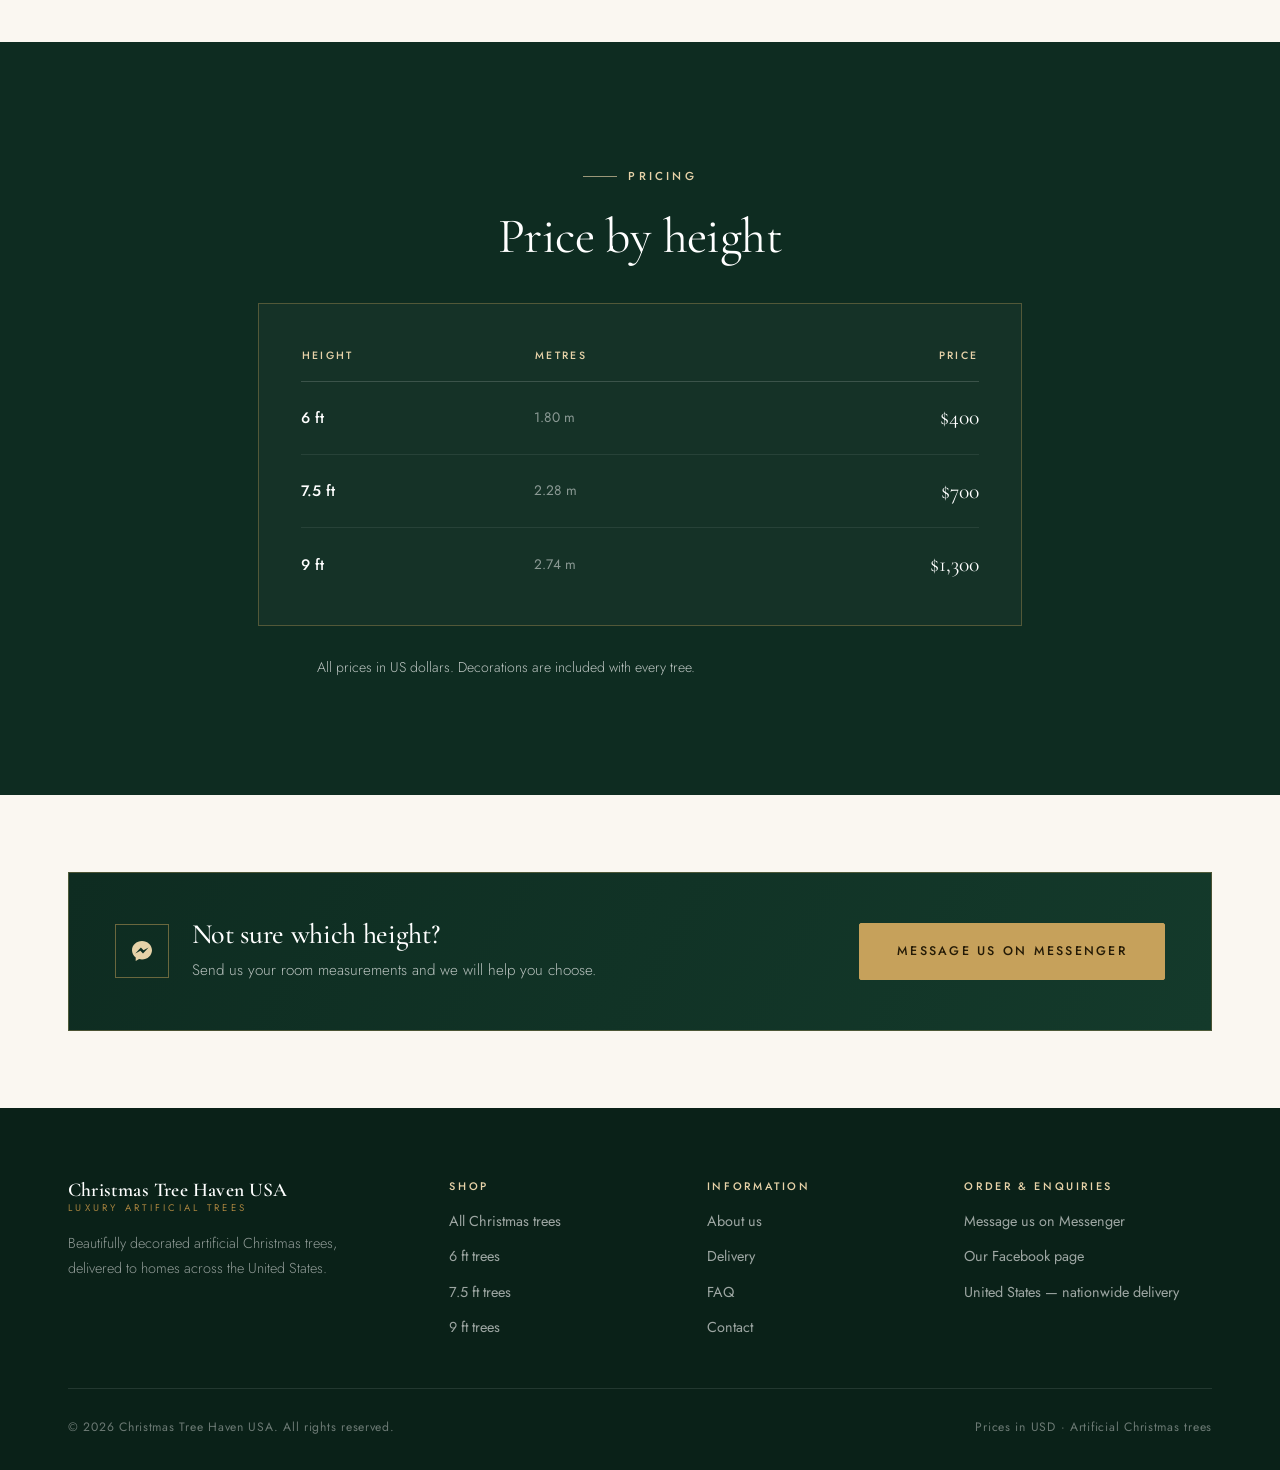
<file: shop.html>
<!DOCTYPE html>
<html lang="en">
<head>
<meta charset="UTF-8">
<meta name="viewport" content="width=device-width, initial-scale=1, viewport-fit=cover">
<title>Shop Artificial Christmas Trees | 6 ft, 7.5 ft &amp; 9 ft | Christmas Tree Haven USA</title>
<meta name="description" content="Browse premium decorated artificial Christmas trees for sale in the USA. 6 ft $400, 7.5 ft $700 and 9 ft $1,300 — decorations included, delivered nationwide. Order through Messenger.">
<meta name="theme-color" content="#0E2C21">
<link rel="canonical" href="https://christmastreehavenusa.com/shop.html">
<meta property="og:type" content="website">
<meta property="og:title" content="Shop Luxury Artificial Christmas Trees | Christmas Tree Haven USA">
<meta property="og:description" content="Decorated artificial Christmas trees in 6 ft, 7.5 ft and 9 ft. Decorations included, nationwide delivery.">
<meta property="og:image" content="https://christmastreehavenusa.com/assets/img/collection-ornament.jpg">
<link rel="icon" href="assets/img/favicon.png" type="image/png">
<link rel="preconnect" href="https://fonts.googleapis.com">
<link rel="preconnect" href="https://fonts.gstatic.com" crossorigin>
<link href="https://fonts.googleapis.com/css2?family=Cormorant+Garamond:ital,wght@0,300;0,400;0,500;0,600;1,400&family=Jost:wght@300;400;500&display=swap" rel="stylesheet">
<link rel="stylesheet" href="assets/css/style.css">
</head>
<body>
<a class="skip" href="#main">Skip to content</a>

<div class="announce">Nationwide delivery across the <span>United States</span></div>

<header class="site-header">
  <div class="wrap header-inner">
    <a class="brand" href="index.html">
      <img class="brand-mark" src="assets/img/favicon.png" alt="" width="40" height="40">
      <span class="brand-text">
        <span class="brand-name">Christmas Tree Haven</span>
        <span class="brand-sub">USA</span>
      </span>
    </a>
    <nav class="nav" id="primary-nav" aria-label="Primary">
      <a href="shop.html" aria-current="page">Shop Trees</a>
      <a href="about.html">About</a>
      <a href="delivery.html">Delivery</a>
      <a href="faq.html">FAQ</a>
      <a href="contact.html">Contact</a>
    </nav>
    <a class="btn btn-gold btn-sm header-cta" data-messenger href="#">Message Us</a>
    <button class="nav-toggle" data-nav-toggle aria-expanded="false" aria-controls="primary-nav" aria-label="Open menu"><span></span></button>
  </div>
</header>

<main id="main">

  <section class="page-head">
    <div class="wrap">
      <p class="eyebrow">Shop Christmas trees</p>
      <h1>Artificial Christmas trees for sale in the USA</h1>
      <p>Fully decorated, premium artificial trees from 6 ft to 9 ft. Every price includes the complete decoration set shown in the photographs.</p>
    </div>
  </section>

  <section class="section">
    <div class="wrap">
      <div class="filters" data-filters role="group" aria-label="Filter trees by height">
        <button type="button" data-height="all" class="is-active" aria-pressed="true">All heights</button>
        <button type="button" data-height="6" aria-pressed="false">6 ft</button>
        <button type="button" data-height="7.5" aria-pressed="false">7.5 ft</button>
        <button type="button" data-height="9" aria-pressed="false">9 ft</button>
      </div>

      <div class="product-grid" data-products="all"></div>

      <p class="lead" style="margin-top:2.6rem;font-size:0.9rem">
        Available heights across the collection range approximately 1.50 m to 2.80 m.
        Looking for a specific height or style? <a href="#" data-messenger="Hello Christmas Tree Haven USA, I am looking for a specific Christmas tree height." style="border-bottom:1px solid var(--gold);color:var(--gold-deep)">Ask us on Messenger</a>.
      </p>
    </div>
  </section>

  <section class="section section-dark">
    <div class="wrap wrap-narrow">
      <div class="section-head is-center" data-reveal style="margin-bottom:2.4rem">
        <p class="eyebrow">Pricing</p>
        <h2 class="h2">Price by height</h2>
      </div>
      <div class="price-panel" data-reveal>
        <table class="price-table">
          <thead>
            <tr><th scope="col">Height</th><th scope="col">Metres</th><th scope="col" style="text-align:right">Price</th></tr>
          </thead>
          <tbody>
            <tr><td class="size-cell"><strong>6 ft</strong></td><td class="muted-cell">1.80 m</td><td class="price">$400</td></tr>
            <tr><td class="size-cell"><strong>7.5 ft</strong></td><td class="muted-cell">2.28 m</td><td class="price">$700</td></tr>
            <tr><td class="size-cell"><strong>9 ft</strong></td><td class="muted-cell">2.74 m</td><td class="price">$1,300</td></tr>
          </tbody>
        </table>
      </div>
      <p class="lead" style="text-align:center;margin-top:1.8rem;font-size:0.88rem">
        All prices in US dollars. Decorations are included with every tree.
      </p>
    </div>
  </section>

  <section class="section-tight">
    <div class="wrap">
      <div class="messenger-card" data-reveal>
        <div style="display:flex;gap:1.4rem;align-items:center">
          <span class="mm-mark" aria-hidden="true">
            <svg width="24" height="24" viewBox="0 0 24 24" fill="currentColor"><path d="M12 2C6.5 2 2 6.1 2 11.2c0 2.9 1.4 5.5 3.7 7.2V22l3.4-1.9c.9.2 1.9.4 2.9.4 5.5 0 10-4.1 10-9.2S17.5 2 12 2zm1 12.4-2.6-2.7L5.3 14.4l5.6-5.9 2.6 2.7 5.1-2.7-5.6 5.9z"/></svg>
          </span>
          <div>
            <h2 class="h3">Not sure which height?</h2>
            <p>Send us your room measurements and we will help you choose.</p>
          </div>
        </div>
        <a class="btn btn-gold" data-messenger="Hello Christmas Tree Haven USA, I need help choosing a tree height." href="#">Message Us on Messenger</a>
      </div>
    </div>
  </section>

</main>

<footer class="site-footer">
  <div class="wrap">
    <div class="footer-grid">
      <div class="footer-brand">
        <span class="brand-text">
          <span class="brand-name">Christmas Tree Haven USA</span>
          <span class="brand-sub">Luxury artificial trees</span>
        </span>
        <p>Beautifully decorated artificial Christmas trees, delivered to homes across the United States.</p>
      </div>
      <div class="footer-col">
        <h4>Shop</h4>
        <ul>
          <li><a href="shop.html">All Christmas trees</a></li>
          <li><a href="products/evergreen-classic-6ft.html">6 ft trees</a></li>
          <li><a href="products/golden-hour-75ft.html">7.5 ft trees</a></li>
          <li><a href="products/grand-noel-9ft.html">9 ft trees</a></li>
        </ul>
      </div>
      <div class="footer-col">
        <h4>Information</h4>
        <ul>
          <li><a href="about.html">About us</a></li>
          <li><a href="delivery.html">Delivery</a></li>
          <li><a href="faq.html">FAQ</a></li>
          <li><a href="contact.html">Contact</a></li>
        </ul>
      </div>
      <div class="footer-col">
        <h4>Order &amp; enquiries</h4>
        <ul>
          <li><a data-messenger href="#">Message us on Messenger</a></li>
          <li><a data-facebook href="#">Our Facebook page</a></li>
          <li data-service-area style="color:rgba(255,255,255,.6)">United States — nationwide</li>
        </ul>
      </div>
    </div>
    <div class="footer-bottom">
      <span>© <span data-year>2026</span> Christmas Tree Haven USA. All rights reserved.</span>
      <span>Prices in USD · Artificial Christmas trees</span>
    </div>
  </div>
</footer>

<script src="assets/js/config.js"></script>
<script src="assets/js/products.js"></script>
<script src="assets/js/main.js"></script>
</body>
</html>
</file>
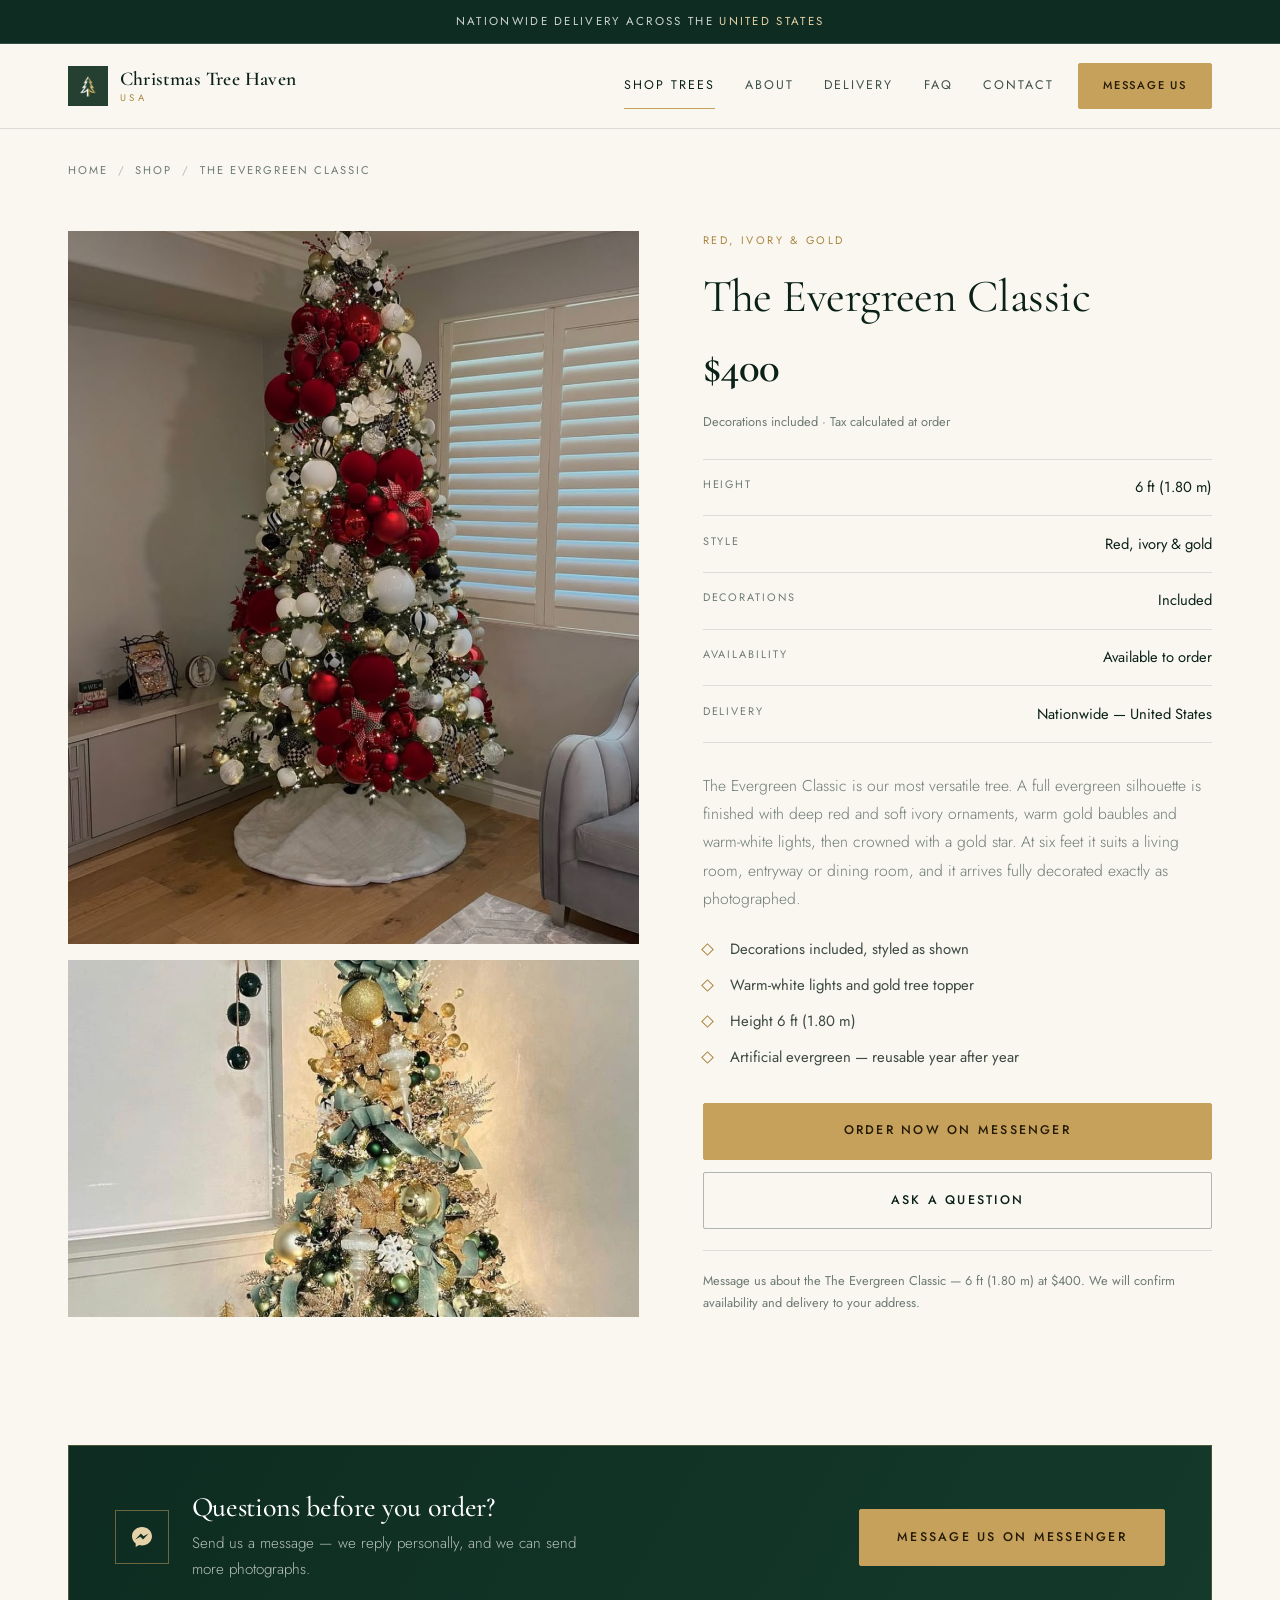
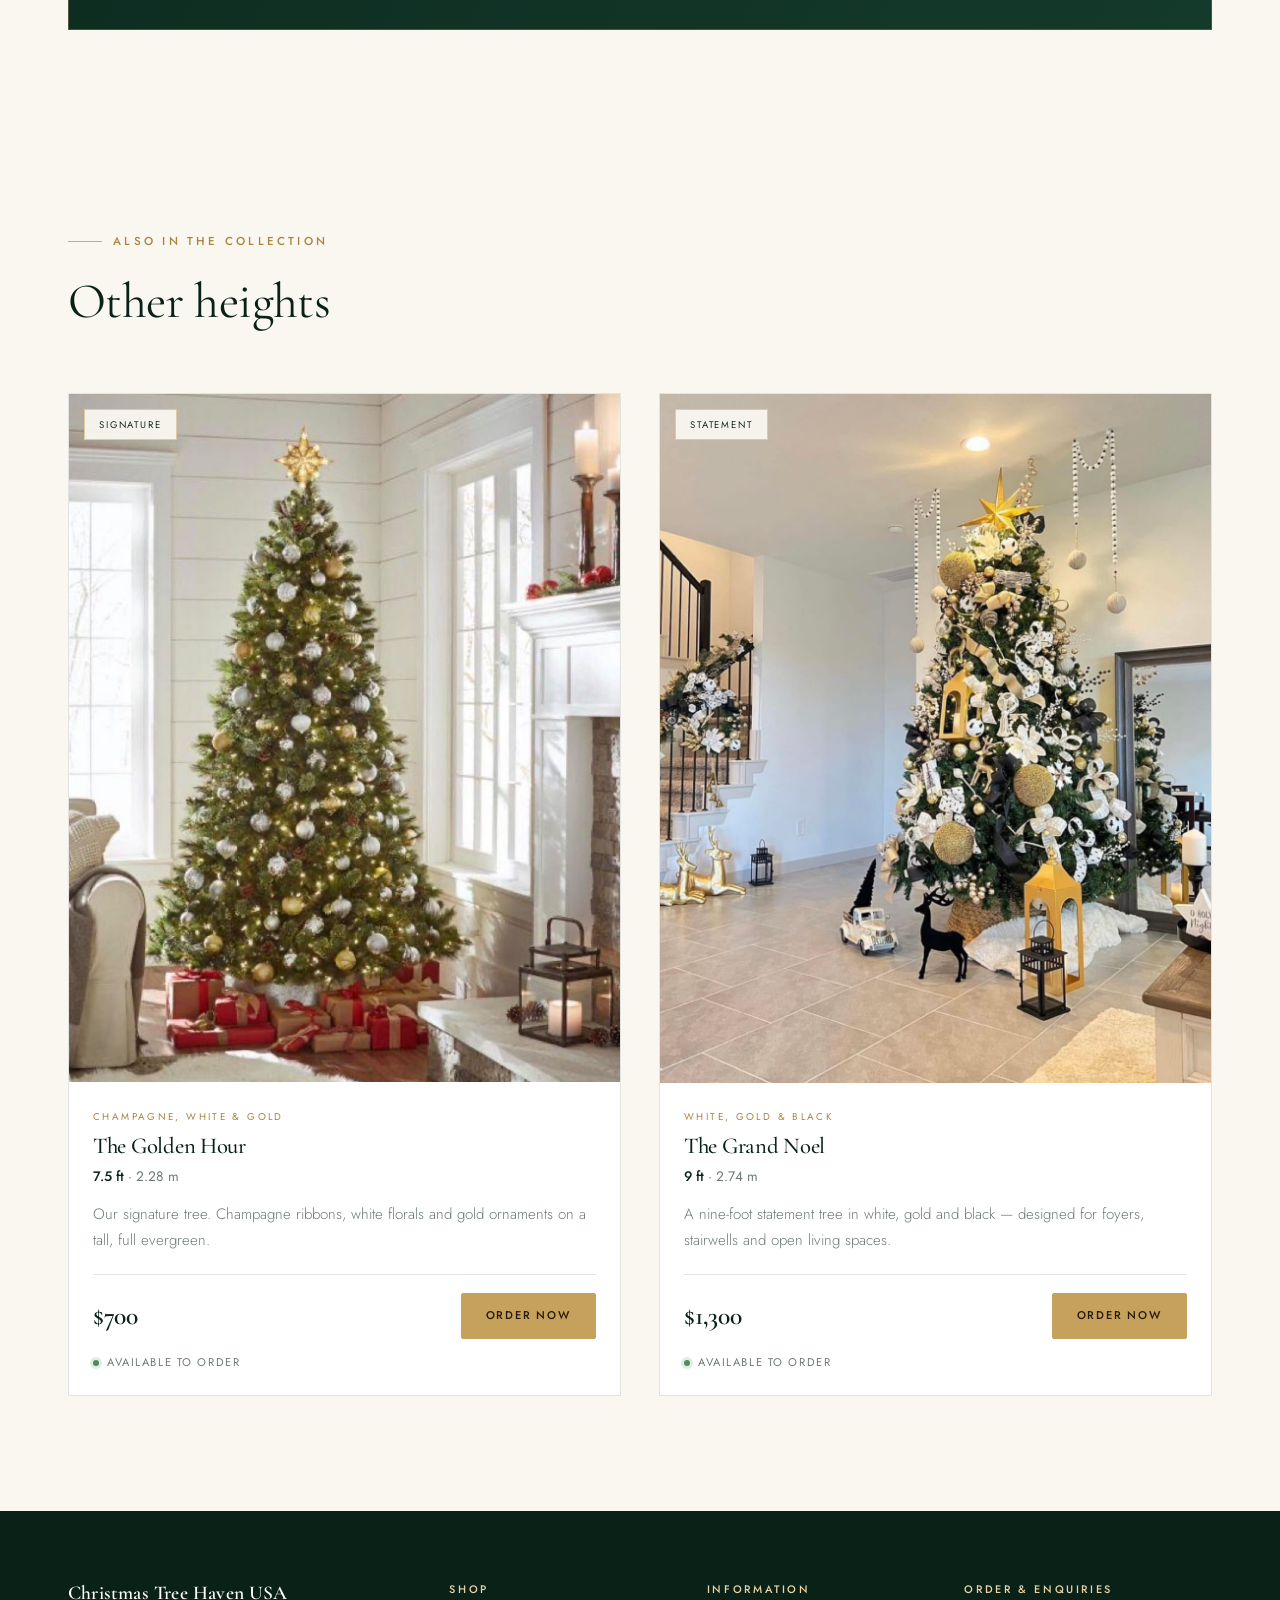
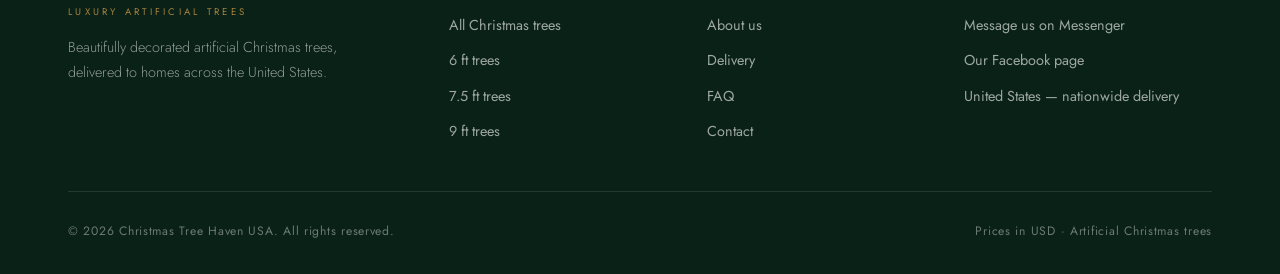
<file: products/evergreen-classic-6ft.html>
<!DOCTYPE html>
<html lang="en">
<head>
<meta charset="UTF-8">
<meta name="viewport" content="width=device-width, initial-scale=1, viewport-fit=cover">
<title>The Evergreen Classic — 6 ft Decorated Artificial Christmas Tree | $400</title>
<meta name="description" content="The Evergreen Classic, a 6 ft (1.80 m) luxury artificial Christmas tree decorated in red, ivory and gold. Decorations included. $400, delivered nationwide across the USA. Enquire on Messenger.">
<meta name="theme-color" content="#0E2C21">
<link rel="canonical" href="https://christmastreehavenusa.com/products/evergreen-classic-6ft.html">
<meta property="og:type" content="product">
<meta property="og:title" content="The Evergreen Classic — 6 ft Decorated Artificial Christmas Tree">
<meta property="og:description" content="6 ft (1.80 m) decorated artificial Christmas tree in red, ivory and gold. $400, decorations included.">
<meta property="og:image" content="https://christmastreehavenusa.com/assets/img/hero-evergreen.jpg">
<link rel="icon" href="../assets/img/favicon.png" type="image/png">
<link rel="preconnect" href="https://fonts.googleapis.com">
<link rel="preconnect" href="https://fonts.gstatic.com" crossorigin>
<link href="https://fonts.googleapis.com/css2?family=Cormorant+Garamond:ital,wght@0,300;0,400;0,500;0,600;1,400&family=Jost:wght@300;400;500&display=swap" rel="stylesheet">
<link rel="stylesheet" href="../assets/css/style.css">
<script type="application/ld+json">
{
  "@context": "https://schema.org",
  "@type": "Product",
  "name": "The Evergreen Classic — 6 ft Decorated Artificial Christmas Tree",
  "image": ["https://christmastreehavenusa.com/assets/img/hero-evergreen.jpg"],
  "description": "A 6 ft (1.80 m) artificial Christmas tree decorated in red, ivory and gold with warm-white lights and a gold star topper. Decorations included.",
  "brand": { "@type": "Brand", "name": "Christmas Tree Haven USA" },
  "offers": {
    "@type": "Offer",
    "url": "https://christmastreehavenusa.com/products/evergreen-classic-6ft.html",
    "price": "400",
    "priceCurrency": "USD",
    "availability": "https://schema.org/InStock",
    "areaServed": { "@type": "Country", "name": "United States" }
  }
}
</script>
</head>
<body data-base="../">
<a class="skip" href="#main">Skip to content</a>

<div class="announce">Nationwide delivery across the <span>United States</span></div>

<header class="site-header">
  <div class="wrap header-inner">
    <a class="brand" href="../index.html">
      <img class="brand-mark" src="../assets/img/favicon.png" alt="" width="40" height="40">
      <span class="brand-text">
        <span class="brand-name">Christmas Tree Haven</span>
        <span class="brand-sub">USA</span>
      </span>
    </a>
    <nav class="nav" id="primary-nav" aria-label="Primary">
      <a href="../shop.html" aria-current="page">Shop Trees</a>
      <a href="../about.html">About</a>
      <a href="../delivery.html">Delivery</a>
      <a href="../faq.html">FAQ</a>
      <a href="../contact.html">Contact</a>
    </nav>
    <a class="btn btn-gold btn-sm header-cta" data-messenger href="#">Message Us</a>
    <button class="nav-toggle" data-nav-toggle aria-expanded="false" aria-controls="primary-nav" aria-label="Open menu"><span></span></button>
  </div>
</header>

<main id="main">
  <nav class="wrap breadcrumb" aria-label="Breadcrumb">
    <a href="../index.html">Home</a><span>/</span><a href="../shop.html">Shop</a><span>/</span>The Evergreen Classic
  </nav>

  <div class="wrap pdp-grid" data-product-id="evergreen-classic-6ft">

    <div class="gallery" data-product-gallery>
      <a class="gallery-shot is-main" href="#" data-order>
        <img src="../assets/img/hero-evergreen.jpg"
             alt="The Evergreen Classic 6 ft artificial Christmas tree decorated with red, ivory and gold ornaments in a bright living room"
             width="900" height="1100" loading="eager" decoding="async">
      </a>
      <a class="gallery-shot" href="#" data-order>
        <img src="../assets/img/tree-classic.jpg"
             alt="Close view of the Evergreen Classic artificial Christmas tree with warm white lights and gold baubles"
             width="900" height="600" loading="lazy" decoding="async">
      </a>
    </div>

    <div class="pdp-info">
      <p class="pdp-style" data-product-style>Red, ivory &amp; gold</p>
      <h1 class="pdp-title" data-product-name>The Evergreen Classic</h1>
      <p class="pdp-price" data-product-price>$400</p>
      <p class="pdp-price-note">Decorations included · Tax calculated at order</p>

      <ul class="spec-list">
        <li><span class="k">Height</span><span class="v" data-product-size>6 ft (1.80 m)</span></li>
        <li><span class="k">Style</span><span class="v" data-product-style>Red, ivory &amp; gold</span></li>
        <li><span class="k">Decorations</span><span class="v">Included</span></li>
        <li><span class="k">Availability</span><span class="v" data-product-availability>Available to order</span></li>
        <li><span class="k">Delivery</span><span class="v">Nationwide — United States</span></li>
      </ul>

      <p class="pdp-desc" data-product-description>
        The Evergreen Classic is our most versatile tree. A full evergreen silhouette is finished with
        deep red and soft ivory ornaments, warm gold baubles and warm-white lights, then crowned with a
        gold star. At six feet it suits a living room, entryway or dining room, and it arrives fully
        decorated exactly as photographed.
      </p>

      <ul class="check-list" data-product-details>
        <li>Decorations included, styled as shown</li>
        <li>Warm-white lights and gold tree topper</li>
        <li>Height 6 ft (1.80 m)</li>
        <li>Artificial evergreen — reusable year after year</li>
      </ul>

      <div class="pdp-actions">
        <a class="btn btn-gold" href="#" data-order>Order Now on Messenger</a>
        <a class="btn btn-outline" href="#" data-messenger="Hello Christmas Tree Haven USA, I have a question about The Evergreen Classic — 6 ft.">Ask a question</a>
      </div>

      <p class="pdp-note" data-product-enquiry>
        Message us about The Evergreen Classic — 6 ft (1.80 m) at $400. We will confirm availability
        and delivery to your address.
      </p>
    </div>
  </div>

  <section class="section-tight">
    <div class="wrap">
      <div class="messenger-card" data-reveal>
        <div style="display:flex;gap:1.4rem;align-items:center">
          <span class="mm-mark" aria-hidden="true">
            <svg width="24" height="24" viewBox="0 0 24 24" fill="currentColor"><path d="M12 2C6.5 2 2 6.1 2 11.2c0 2.9 1.4 5.5 3.7 7.2V22l3.4-1.9c.9.2 1.9.4 2.9.4 5.5 0 10-4.1 10-9.2S17.5 2 12 2zm1 12.4-2.6-2.7L5.3 14.4l5.6-5.9 2.6 2.7 5.1-2.7-5.6 5.9z"/></svg>
          </span>
          <div>
            <h2 class="h3">Questions before you order?</h2>
            <p>Send us a message — we reply personally, and we can send more photographs.</p>
          </div>
        </div>
        <a class="btn btn-gold" data-messenger="Hello Christmas Tree Haven USA, I would like more photographs of The Evergreen Classic — 6 ft." href="#">Message Us on Messenger</a>
      </div>
    </div>
  </section>

  <section class="section">
    <div class="wrap">
      <div class="section-head" data-reveal>
        <p class="eyebrow">Also in the collection</p>
        <h2 class="h2">Other heights</h2>
      </div>
      <div class="product-grid" data-products="featured"></div>
    </div>
  </section>
</main>

<footer class="site-footer">
  <div class="wrap">
    <div class="footer-grid">
      <div class="footer-brand">
        <span class="brand-text">
          <span class="brand-name">Christmas Tree Haven USA</span>
          <span class="brand-sub">Luxury artificial trees</span>
        </span>
        <p>Beautifully decorated artificial Christmas trees, delivered to homes across the United States.</p>
      </div>
      <div class="footer-col">
        <h4>Shop</h4>
        <ul>
          <li><a href="../shop.html">All Christmas trees</a></li>
          <li><a href="evergreen-classic-6ft.html">6 ft trees</a></li>
          <li><a href="golden-hour-75ft.html">7.5 ft trees</a></li>
          <li><a href="grand-noel-9ft.html">9 ft trees</a></li>
        </ul>
      </div>
      <div class="footer-col">
        <h4>Information</h4>
        <ul>
          <li><a href="../about.html">About us</a></li>
          <li><a href="../delivery.html">Delivery</a></li>
          <li><a href="../faq.html">FAQ</a></li>
          <li><a href="../contact.html">Contact</a></li>
        </ul>
      </div>
      <div class="footer-col">
        <h4>Order &amp; enquiries</h4>
        <ul>
          <li><a data-messenger href="#">Message us on Messenger</a></li>
          <li><a data-facebook href="#">Our Facebook page</a></li>
          <li data-service-area style="color:rgba(255,255,255,.6)">United States — nationwide</li>
        </ul>
      </div>
    </div>
    <div class="footer-bottom">
      <span>© <span data-year>2026</span> Christmas Tree Haven USA. All rights reserved.</span>
      <span>Prices in USD · Artificial Christmas trees</span>
    </div>
  </div>
</footer>

<script src="../assets/js/config.js"></script>
<script src="../assets/js/products.js"></script>
<script src="../assets/js/main.js"></script>
</body>
</html>
</file>
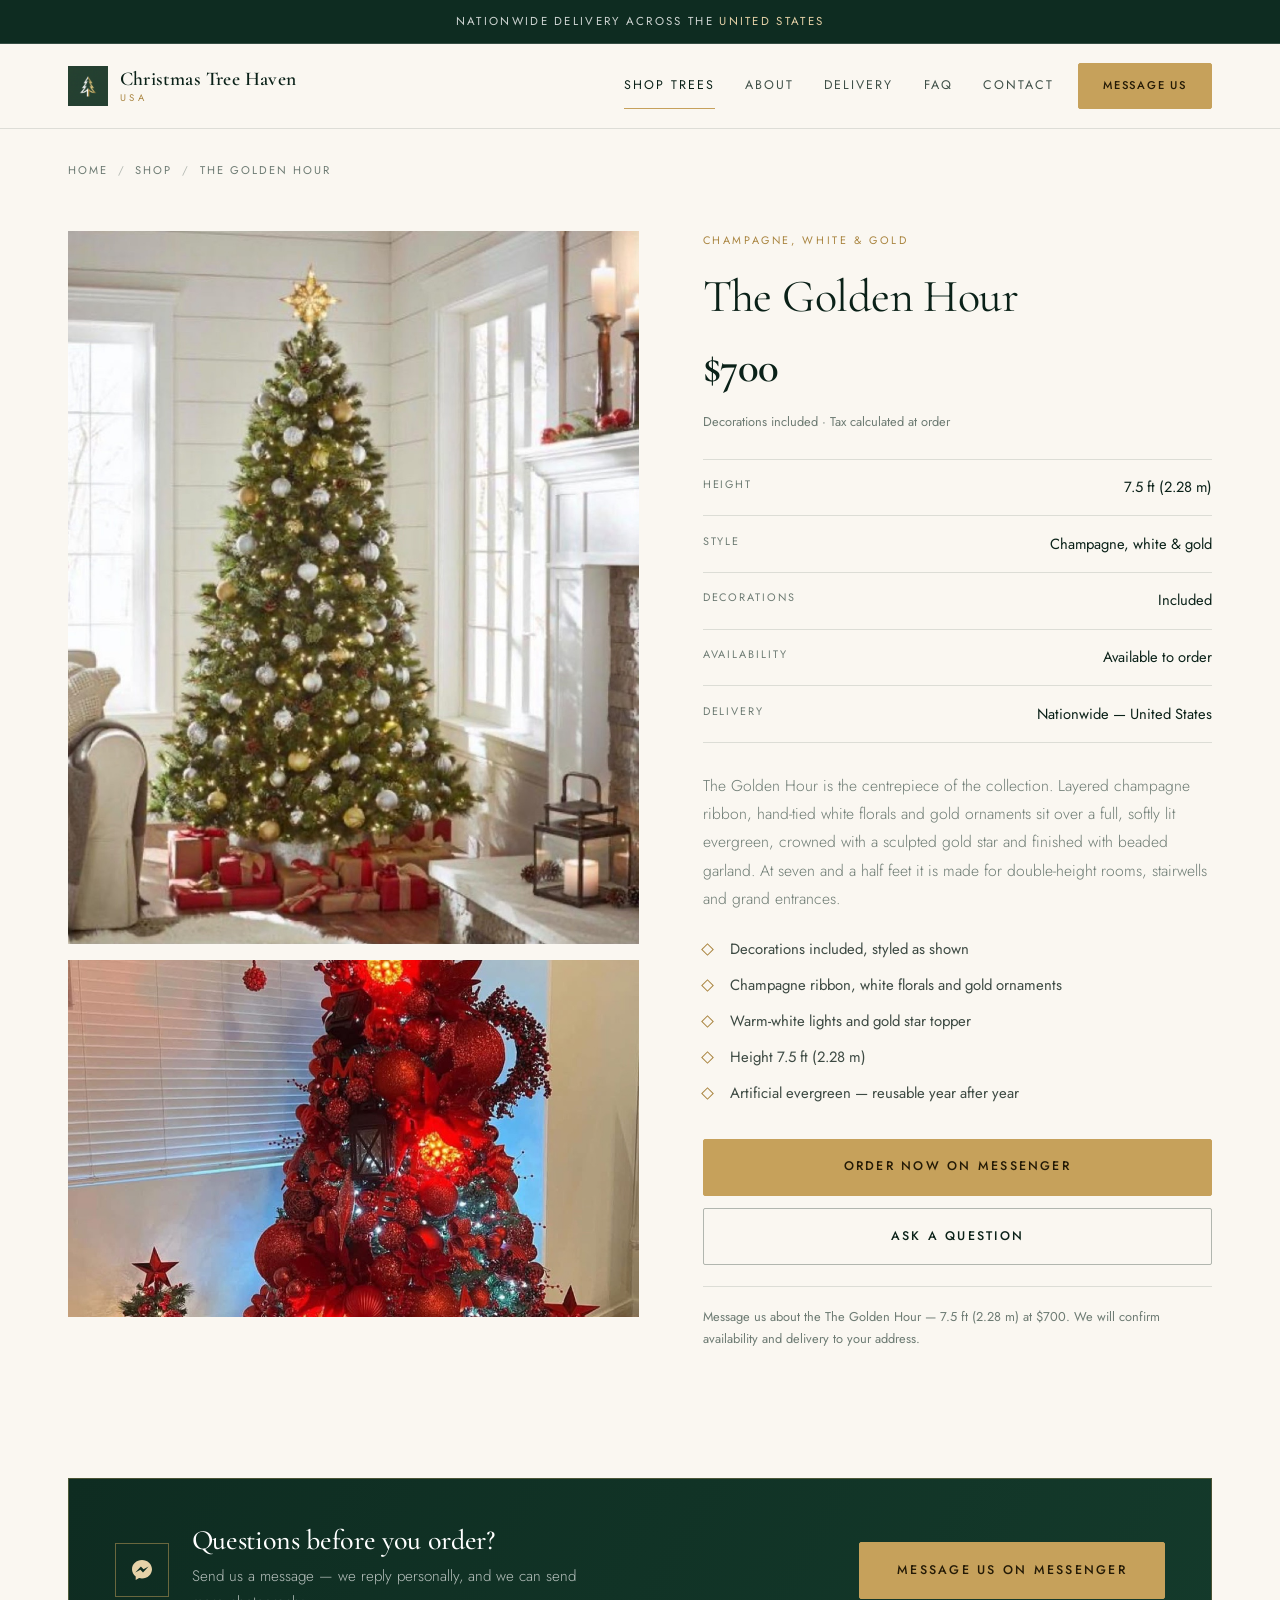
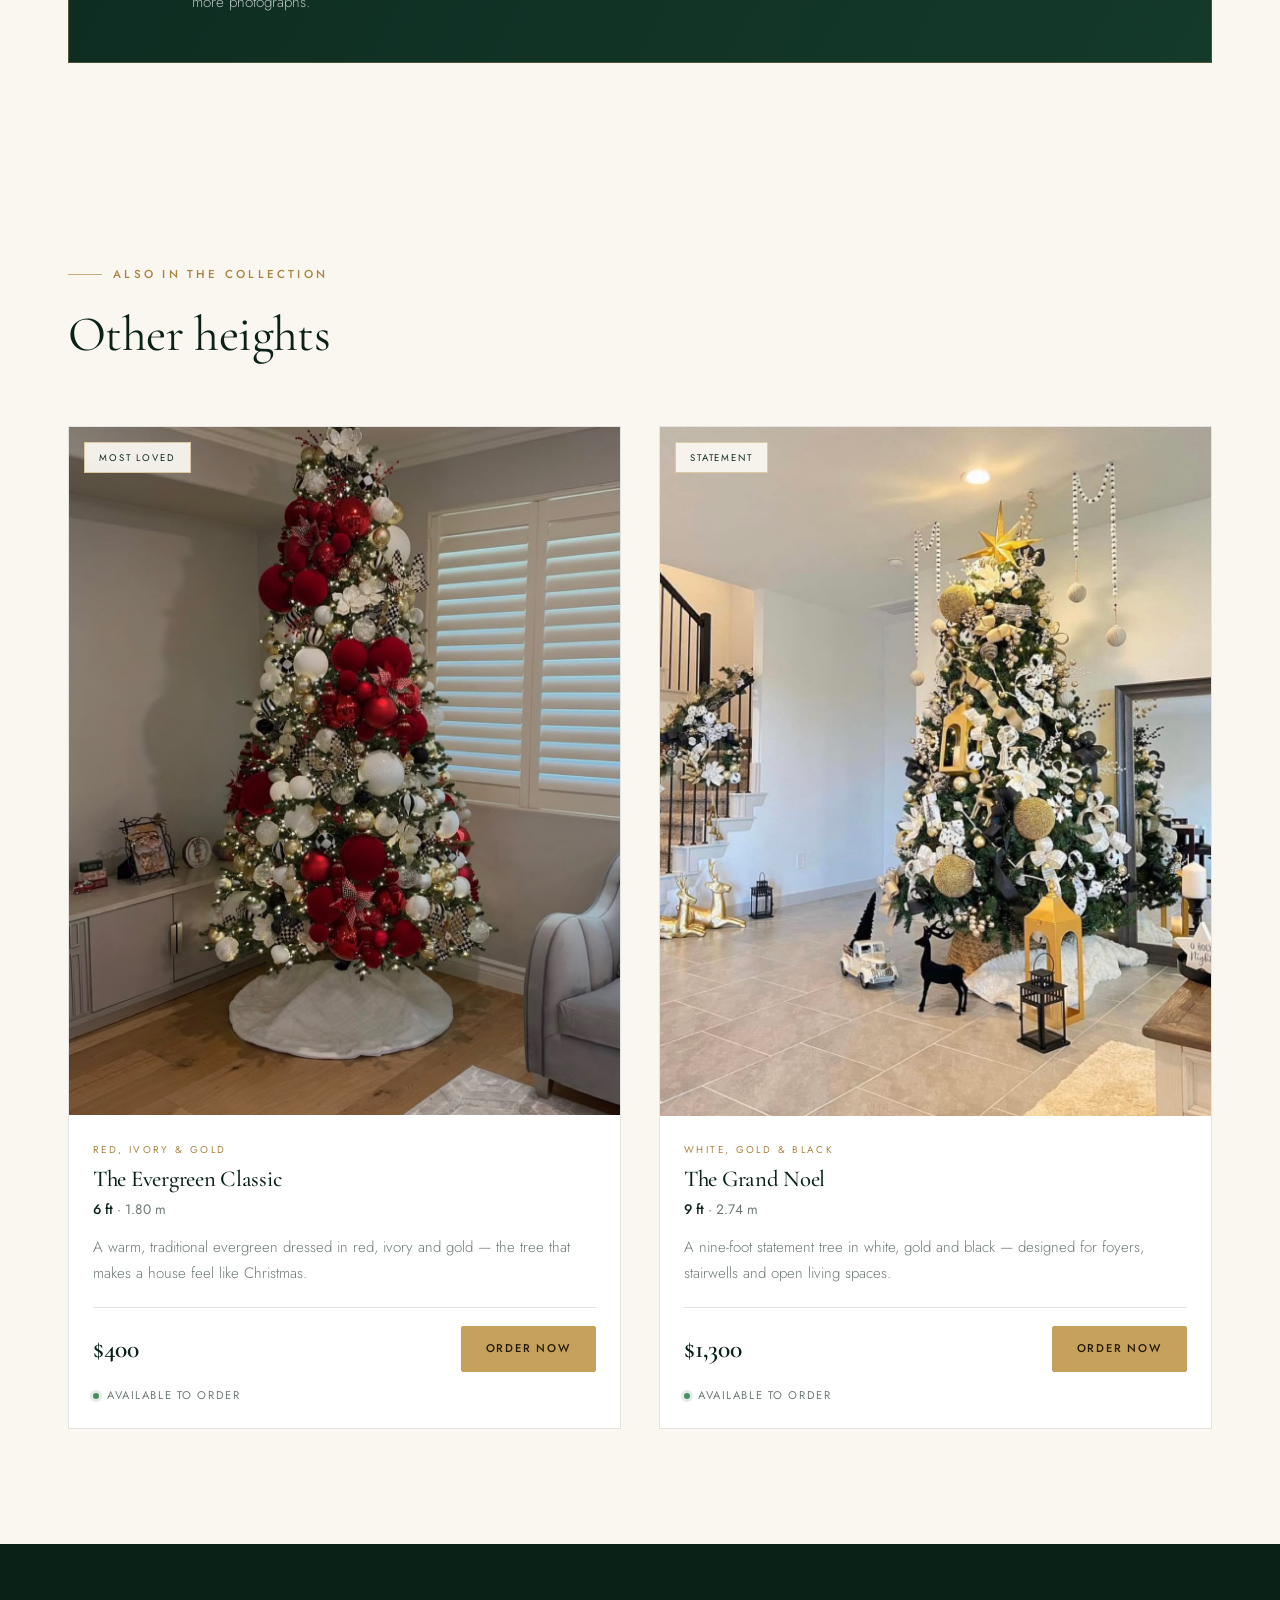
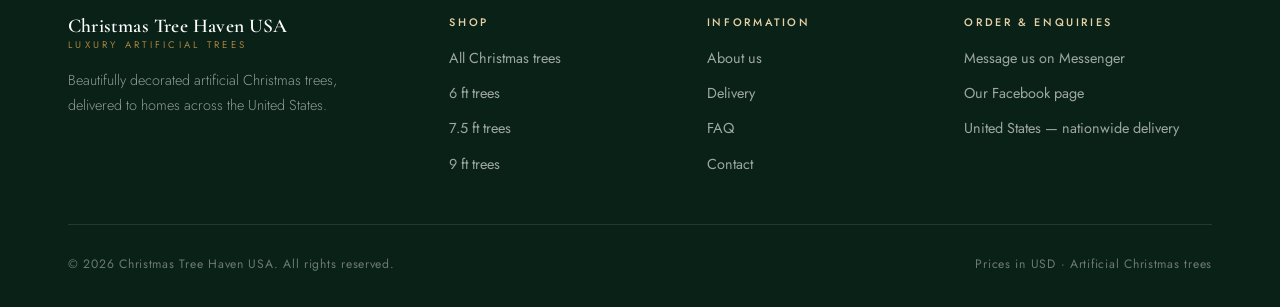
<file: products/golden-hour-75ft.html>
<!DOCTYPE html>
<html lang="en">
<head>
<meta charset="UTF-8">
<meta name="viewport" content="width=device-width, initial-scale=1, viewport-fit=cover">
<title>The Golden Hour — 7.5 ft Luxury Decorated Christmas Tree | $700</title>
<meta name="description" content="The Golden Hour, a 7.5 ft (2.28 m) luxury artificial Christmas tree styled in champagne, white and gold. Decorations included. $700, delivered nationwide across the USA. Enquire on Messenger.">
<meta name="theme-color" content="#0E2C21">
<link rel="canonical" href="https://christmastreehavenusa.com/products/golden-hour-75ft.html">
<meta property="og:type" content="product">
<meta property="og:title" content="The Golden Hour — 7.5 ft Luxury Decorated Christmas Tree">
<meta property="og:description" content="7.5 ft (2.28 m) decorated artificial Christmas tree in champagne, white and gold. $700, decorations included.">
<meta property="og:image" content="https://christmastreehavenusa.com/assets/img/collection-ornament.jpg">
<link rel="icon" href="../assets/img/favicon.png" type="image/png">
<link rel="preconnect" href="https://fonts.googleapis.com">
<link rel="preconnect" href="https://fonts.gstatic.com" crossorigin>
<link href="https://fonts.googleapis.com/css2?family=Cormorant+Garamond:ital,wght@0,300;0,400;0,500;0,600;1,400&family=Jost:wght@300;400;500&display=swap" rel="stylesheet">
<link rel="stylesheet" href="../assets/css/style.css">
<script type="application/ld+json">
{
  "@context": "https://schema.org",
  "@type": "Product",
  "name": "The Golden Hour — 7.5 ft Luxury Decorated Christmas Tree",
  "image": ["https://christmastreehavenusa.com/assets/img/collection-ornament.jpg"],
  "description": "A 7.5 ft (2.28 m) artificial Christmas tree styled in champagne, white and gold with layered ribbon, white florals and a gold star topper. Decorations included.",
  "brand": { "@type": "Brand", "name": "Christmas Tree Haven USA" },
  "offers": {
    "@type": "Offer",
    "url": "https://christmastreehavenusa.com/products/golden-hour-75ft.html",
    "price": "700",
    "priceCurrency": "USD",
    "availability": "https://schema.org/InStock",
    "areaServed": { "@type": "Country", "name": "United States" }
  }
}
</script>
</head>
<body data-base="../">
<a class="skip" href="#main">Skip to content</a>

<div class="announce">Nationwide delivery across the <span>United States</span></div>

<header class="site-header">
  <div class="wrap header-inner">
    <a class="brand" href="../index.html">
      <img class="brand-mark" src="../assets/img/favicon.png" alt="" width="40" height="40">
      <span class="brand-text">
        <span class="brand-name">Christmas Tree Haven</span>
        <span class="brand-sub">USA</span>
      </span>
    </a>
    <nav class="nav" id="primary-nav" aria-label="Primary">
      <a href="../shop.html" aria-current="page">Shop Trees</a>
      <a href="../about.html">About</a>
      <a href="../delivery.html">Delivery</a>
      <a href="../faq.html">FAQ</a>
      <a href="../contact.html">Contact</a>
    </nav>
    <a class="btn btn-gold btn-sm header-cta" data-messenger href="#">Message Us</a>
    <button class="nav-toggle" data-nav-toggle aria-expanded="false" aria-controls="primary-nav" aria-label="Open menu"><span></span></button>
  </div>
</header>

<main id="main">
  <nav class="wrap breadcrumb" aria-label="Breadcrumb">
    <a href="../index.html">Home</a><span>/</span><a href="../shop.html">Shop</a><span>/</span>The Golden Hour
  </nav>

  <div class="wrap pdp-grid" data-product-id="golden-hour-75ft">

    <div class="gallery" data-product-gallery>
      <a class="gallery-shot is-main" href="#" data-order>
        <img src="../assets/img/collection-ornament.jpg"
             alt="The Golden Hour 7.5 ft artificial Christmas tree styled in champagne, white and gold with a gold star topper"
             width="900" height="1100" loading="eager" decoding="async">
      </a>
      <a class="gallery-shot" href="#" data-order>
        <img src="../assets/img/tree-frosted.jpg"
             alt="Detail of the Golden Hour artificial tree showing champagne ribbon, white florals and gold accents"
             width="900" height="600" loading="lazy" decoding="async">
      </a>
    </div>

    <div class="pdp-info">
      <p class="pdp-style" data-product-style>Champagne, white &amp; gold</p>
      <h1 class="pdp-title" data-product-name>The Golden Hour</h1>
      <p class="pdp-price" data-product-price>$700</p>
      <p class="pdp-price-note">Decorations included · Tax calculated at order</p>

      <ul class="spec-list">
        <li><span class="k">Height</span><span class="v" data-product-size>7.5 ft (2.28 m)</span></li>
        <li><span class="k">Style</span><span class="v" data-product-style>Champagne, white &amp; gold</span></li>
        <li><span class="k">Decorations</span><span class="v">Included</span></li>
        <li><span class="k">Availability</span><span class="v" data-product-availability>Available to order</span></li>
        <li><span class="k">Delivery</span><span class="v">Nationwide — United States</span></li>
      </ul>

      <p class="pdp-desc" data-product-description>
        The Golden Hour is the centrepiece of the collection. Layered champagne ribbon, hand-tied
        white florals and gold ornaments sit over a full, softly lit evergreen, crowned with a
        sculpted gold star and finished with beaded garland. At seven and a half feet it is made for
        double-height rooms, stairwells and grand entrances.
      </p>

      <ul class="check-list" data-product-details>
        <li>Decorations included, styled as shown</li>
        <li>Champagne ribbon, white florals and gold ornaments</li>
        <li>Warm-white lights and gold star topper</li>
        <li>Height 7.5 ft (2.28 m)</li>
        <li>Artificial evergreen — reusable year after year</li>
      </ul>

      <div class="pdp-actions">
        <a class="btn btn-gold" href="#" data-order>Order Now on Messenger</a>
        <a class="btn btn-outline" href="#" data-messenger="Hello Christmas Tree Haven USA, I have a question about The Golden Hour — 7.5 ft.">Ask a question</a>
      </div>

      <p class="pdp-note" data-product-enquiry>
        Message us about The Golden Hour — 7.5 ft (2.28 m) at $700. We will confirm availability and
        delivery to your address.
      </p>
    </div>
  </div>

  <section class="section-tight">
    <div class="wrap">
      <div class="messenger-card" data-reveal>
        <div style="display:flex;gap:1.4rem;align-items:center">
          <span class="mm-mark" aria-hidden="true">
            <svg width="24" height="24" viewBox="0 0 24 24" fill="currentColor"><path d="M12 2C6.5 2 2 6.1 2 11.2c0 2.9 1.4 5.5 3.7 7.2V22l3.4-1.9c.9.2 1.9.4 2.9.4 5.5 0 10-4.1 10-9.2S17.5 2 12 2zm1 12.4-2.6-2.7L5.3 14.4l5.6-5.9 2.6 2.7 5.1-2.7-5.6 5.9z"/></svg>
          </span>
          <div>
            <h2 class="h3">Questions before you order?</h2>
            <p>Send us a message — we reply personally, and we can send more photographs.</p>
          </div>
        </div>
        <a class="btn btn-gold" data-messenger="Hello Christmas Tree Haven USA, I would like more photographs of The Golden Hour — 7.5 ft." href="#">Message Us on Messenger</a>
      </div>
    </div>
  </section>

  <section class="section">
    <div class="wrap">
      <div class="section-head" data-reveal>
        <p class="eyebrow">Also in the collection</p>
        <h2 class="h2">Other heights</h2>
      </div>
      <div class="product-grid" data-products="featured"></div>
    </div>
  </section>
</main>

<footer class="site-footer">
  <div class="wrap">
    <div class="footer-grid">
      <div class="footer-brand">
        <span class="brand-text">
          <span class="brand-name">Christmas Tree Haven USA</span>
          <span class="brand-sub">Luxury artificial trees</span>
        </span>
        <p>Beautifully decorated artificial Christmas trees, delivered to homes across the United States.</p>
      </div>
      <div class="footer-col">
        <h4>Shop</h4>
        <ul>
          <li><a href="../shop.html">All Christmas trees</a></li>
          <li><a href="evergreen-classic-6ft.html">6 ft trees</a></li>
          <li><a href="golden-hour-75ft.html">7.5 ft trees</a></li>
          <li><a href="grand-noel-9ft.html">9 ft trees</a></li>
        </ul>
      </div>
      <div class="footer-col">
        <h4>Information</h4>
        <ul>
          <li><a href="../about.html">About us</a></li>
          <li><a href="../delivery.html">Delivery</a></li>
          <li><a href="../faq.html">FAQ</a></li>
          <li><a href="../contact.html">Contact</a></li>
        </ul>
      </div>
      <div class="footer-col">
        <h4>Order &amp; enquiries</h4>
        <ul>
          <li><a data-messenger href="#">Message us on Messenger</a></li>
          <li><a data-facebook href="#">Our Facebook page</a></li>
          <li data-service-area style="color:rgba(255,255,255,.6)">United States — nationwide</li>
        </ul>
      </div>
    </div>
    <div class="footer-bottom">
      <span>© <span data-year>2026</span> Christmas Tree Haven USA. All rights reserved.</span>
      <span>Prices in USD · Artificial Christmas trees</span>
    </div>
  </div>
</footer>

<script src="../assets/js/config.js"></script>
<script src="../assets/js/products.js"></script>
<script src="../assets/js/main.js"></script>
</body>
</html>
</file>
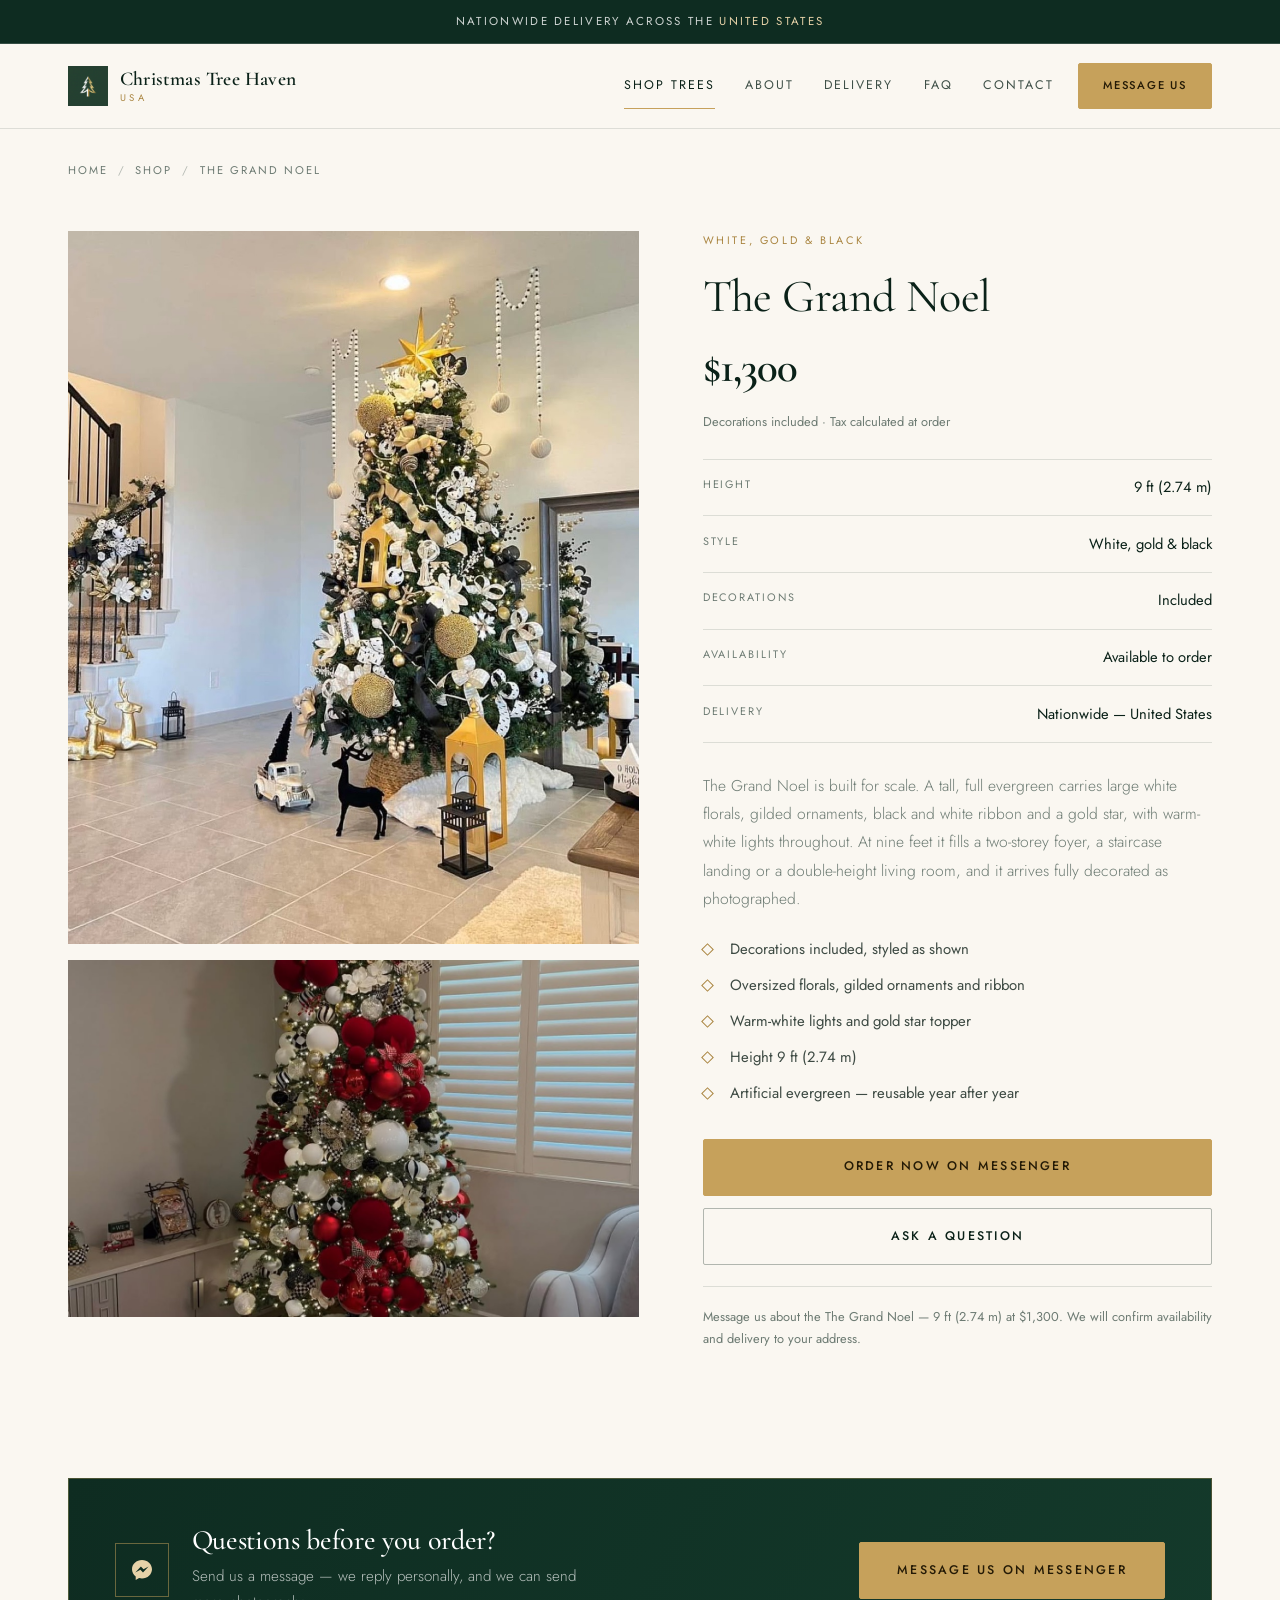
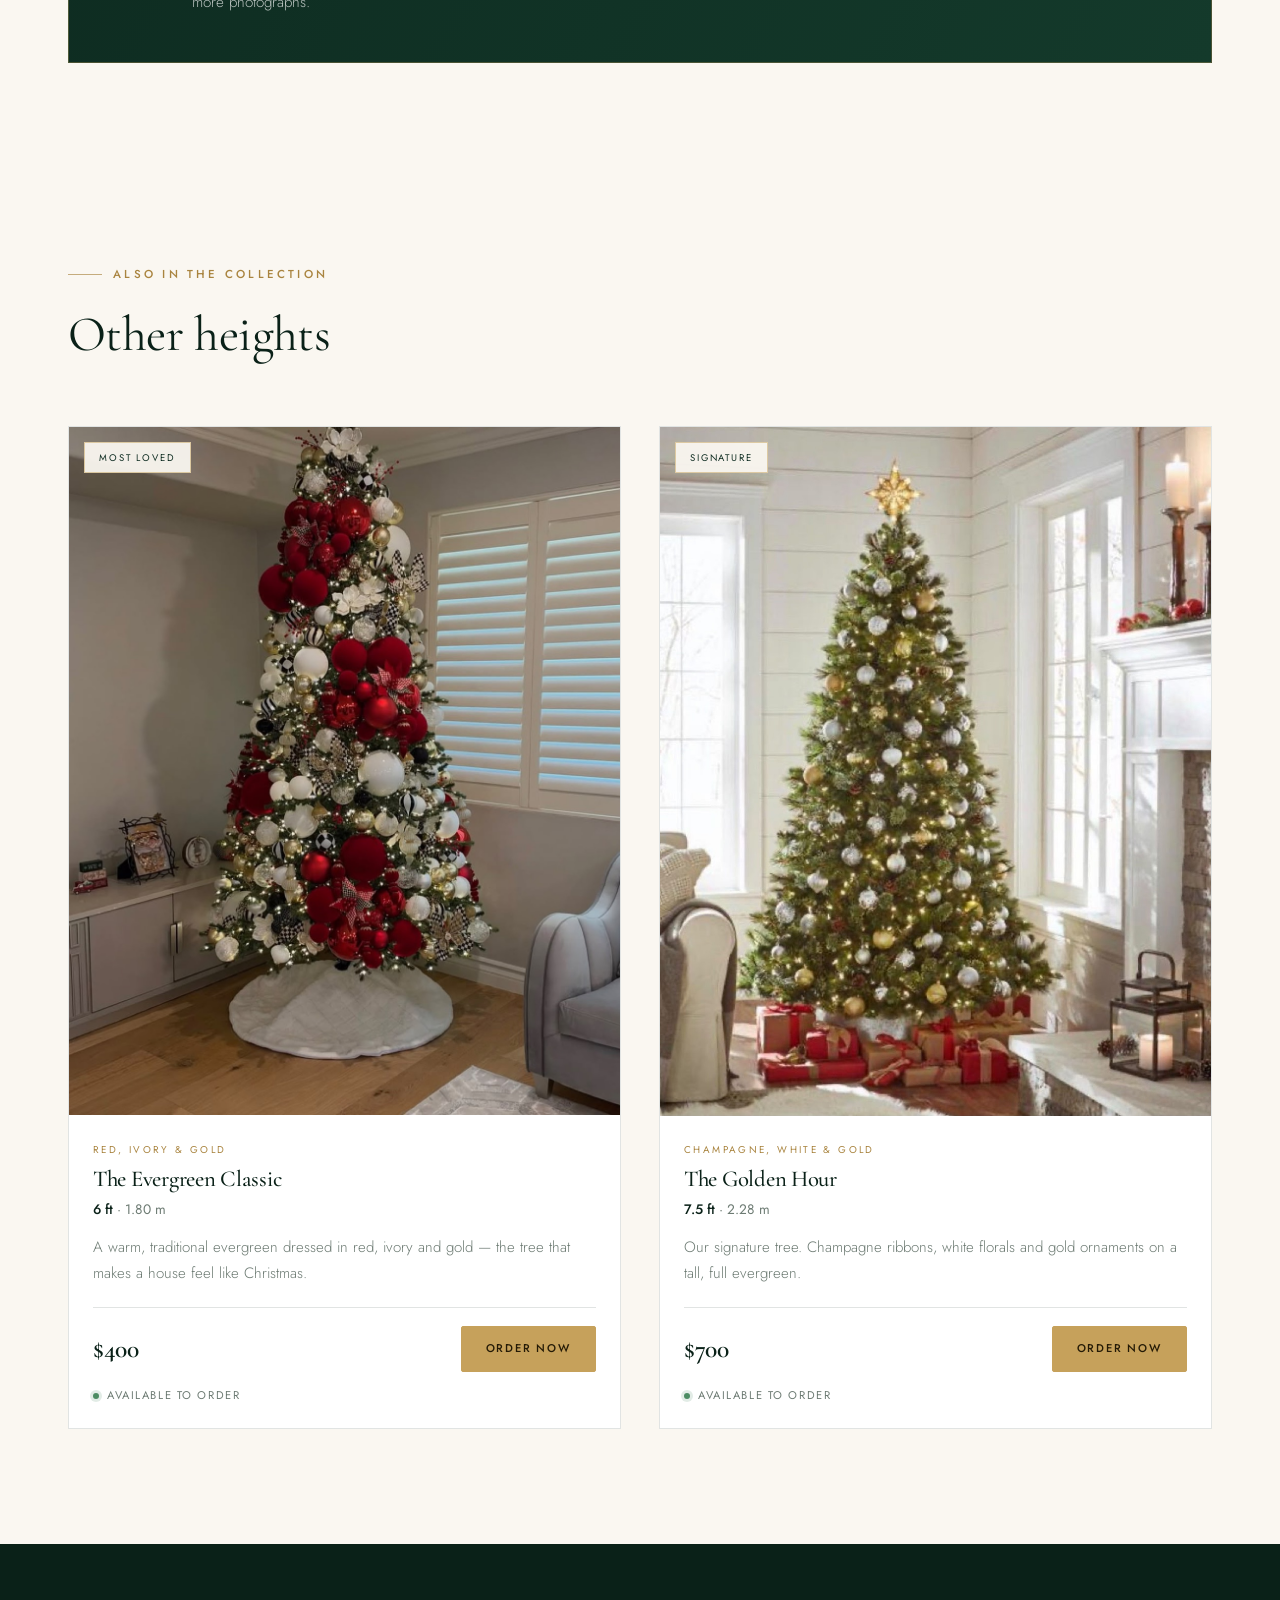
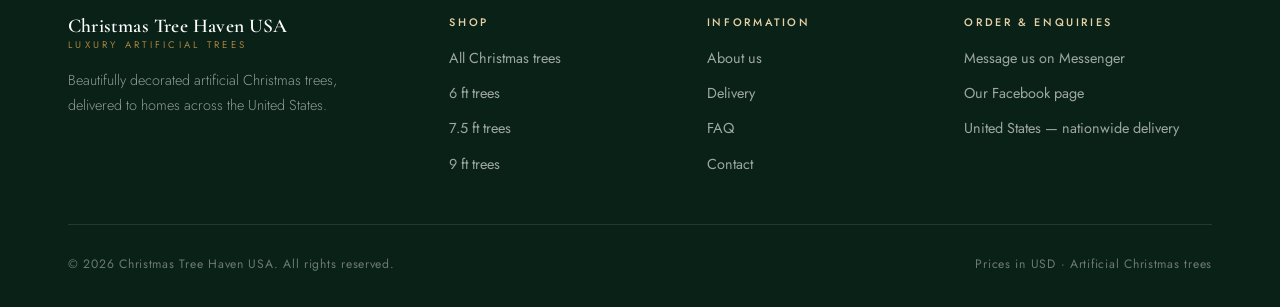
<file: products/grand-noel-9ft.html>
<!DOCTYPE html>
<html lang="en">
<head>
<meta charset="UTF-8">
<meta name="viewport" content="width=device-width, initial-scale=1, viewport-fit=cover">
<title>The Grand Noel — 9 ft Statement Artificial Christmas Tree | $1,300</title>
<meta name="description" content="The Grand Noel, a 9 ft (2.74 m) statement artificial Christmas tree in white, gold and black. Decorations included. $1,300, delivered nationwide across the USA. Enquire on Messenger.">
<meta name="theme-color" content="#0E2C21">
<link rel="canonical" href="https://christmastreehavenusa.com/products/grand-noel-9ft.html">
<meta property="og:type" content="product">
<meta property="og:title" content="The Grand Noel — 9 ft Statement Artificial Christmas Tree">
<meta property="og:description" content="9 ft (2.74 m) statement artificial Christmas tree in white, gold and black. $1,300, decorations included.">
<meta property="og:image" content="https://christmastreehavenusa.com/assets/img/tree-grand.jpg">
<link rel="icon" href="../assets/img/favicon.png" type="image/png">
<link rel="preconnect" href="https://fonts.googleapis.com">
<link rel="preconnect" href="https://fonts.gstatic.com" crossorigin>
<link href="https://fonts.googleapis.com/css2?family=Cormorant+Garamond:ital,wght@0,300;0,400;0,500;0,600;1,400&family=Jost:wght@300;400;500&display=swap" rel="stylesheet">
<link rel="stylesheet" href="../assets/css/style.css">
<script type="application/ld+json">
{
  "@context": "https://schema.org",
  "@type": "Product",
  "name": "The Grand Noel — 9 ft Statement Artificial Christmas Tree",
  "image": ["https://christmastreehavenusa.com/assets/img/tree-grand.jpg"],
  "description": "A 9 ft (2.74 m) artificial Christmas tree styled in white, gold and black with oversized florals, gilded ornaments, ribbon and a gold star topper. Decorations included.",
  "brand": { "@type": "Brand", "name": "Christmas Tree Haven USA" },
  "offers": {
    "@type": "Offer",
    "url": "https://christmastreehavenusa.com/products/grand-noel-9ft.html",
    "price": "1300",
    "priceCurrency": "USD",
    "availability": "https://schema.org/InStock",
    "areaServed": { "@type": "Country", "name": "United States" }
  }
}
</script>
</head>
<body data-base="../">
<a class="skip" href="#main">Skip to content</a>

<div class="announce">Nationwide delivery across the <span>United States</span></div>

<header class="site-header">
  <div class="wrap header-inner">
    <a class="brand" href="../index.html">
      <img class="brand-mark" src="../assets/img/favicon.png" alt="" width="40" height="40">
      <span class="brand-text">
        <span class="brand-name">Christmas Tree Haven</span>
        <span class="brand-sub">USA</span>
      </span>
    </a>
    <nav class="nav" id="primary-nav" aria-label="Primary">
      <a href="../shop.html" aria-current="page">Shop Trees</a>
      <a href="../about.html">About</a>
      <a href="../delivery.html">Delivery</a>
      <a href="../faq.html">FAQ</a>
      <a href="../contact.html">Contact</a>
    </nav>
    <a class="btn btn-gold btn-sm header-cta" data-messenger href="#">Message Us</a>
    <button class="nav-toggle" data-nav-toggle aria-expanded="false" aria-controls="primary-nav" aria-label="Open menu"><span></span></button>
  </div>
</header>

<main id="main">
  <nav class="wrap breadcrumb" aria-label="Breadcrumb">
    <a href="../index.html">Home</a><span>/</span><a href="../shop.html">Shop</a><span>/</span>The Grand Noel
  </nav>

  <div class="wrap pdp-grid" data-product-id="grand-noel-9ft">

    <div class="gallery" data-product-gallery>
      <a class="gallery-shot is-main" href="#" data-order>
        <img src="../assets/img/tree-grand.jpg"
             alt="The Grand Noel 9 ft artificial Christmas tree in white, gold and black decorations in a two-storey foyer"
             width="900" height="1100" loading="eager" decoding="async">
      </a>
      <a class="gallery-shot" href="#" data-order>
        <img src="../assets/img/hero-evergreen.jpg"
             alt="The Grand Noel artificial Christmas tree styled with white florals and gold accents"
             width="900" height="600" loading="lazy" decoding="async">
      </a>
    </div>

    <div class="pdp-info">
      <p class="pdp-style" data-product-style>White, gold &amp; black</p>
      <h1 class="pdp-title" data-product-name>The Grand Noel</h1>
      <p class="pdp-price" data-product-price>$1,300</p>
      <p class="pdp-price-note">Decorations included · Tax calculated at order</p>

      <ul class="spec-list">
        <li><span class="k">Height</span><span class="v" data-product-size>9 ft (2.74 m)</span></li>
        <li><span class="k">Style</span><span class="v" data-product-style>White, gold &amp; black</span></li>
        <li><span class="k">Decorations</span><span class="v">Included</span></li>
        <li><span class="k">Availability</span><span class="v" data-product-availability>Available to order</span></li>
        <li><span class="k">Delivery</span><span class="v">Nationwide — United States</span></li>
      </ul>

      <p class="pdp-desc" data-product-description>
        The Grand Noel is built for scale. A tall, full evergreen carries large white florals, gilded
        ornaments, black and white ribbon and a gold star, with warm-white lights throughout. At nine
        feet it fills a two-storey foyer, a staircase landing or a double-height living room, and it
        arrives fully decorated as photographed.
      </p>

      <ul class="check-list" data-product-details>
        <li>Decorations included, styled as shown</li>
        <li>Oversized florals, gilded ornaments and ribbon</li>
        <li>Warm-white lights and gold star topper</li>
        <li>Height 9 ft (2.74 m)</li>
        <li>Artificial evergreen — reusable year after year</li>
      </ul>

      <div class="pdp-actions">
        <a class="btn btn-gold" href="#" data-order>Order Now on Messenger</a>
        <a class="btn btn-outline" href="#" data-messenger="Hello Christmas Tree Haven USA, I have a question about The Grand Noel — 9 ft.">Ask a question</a>
      </div>

      <p class="pdp-note" data-product-enquiry>
        Message us about The Grand Noel — 9 ft (2.74 m) at $1,300. We will confirm availability and
        delivery to your address.
      </p>
    </div>
  </div>

  <section class="section-tight">
    <div class="wrap">
      <div class="messenger-card" data-reveal>
        <div style="display:flex;gap:1.4rem;align-items:center">
          <span class="mm-mark" aria-hidden="true">
            <svg width="24" height="24" viewBox="0 0 24 24" fill="currentColor"><path d="M12 2C6.5 2 2 6.1 2 11.2c0 2.9 1.4 5.5 3.7 7.2V22l3.4-1.9c.9.2 1.9.4 2.9.4 5.5 0 10-4.1 10-9.2S17.5 2 12 2zm1 12.4-2.6-2.7L5.3 14.4l5.6-5.9 2.6 2.7 5.1-2.7-5.6 5.9z"/></svg>
          </span>
          <div>
            <h2 class="h3">Questions before you order?</h2>
            <p>Send us a message — we reply personally, and we can send more photographs.</p>
          </div>
        </div>
        <a class="btn btn-gold" data-messenger="Hello Christmas Tree Haven USA, I would like more photographs of The Grand Noel — 9 ft." href="#">Message Us on Messenger</a>
      </div>
    </div>
  </section>

  <section class="section">
    <div class="wrap">
      <div class="section-head" data-reveal>
        <p class="eyebrow">Also in the collection</p>
        <h2 class="h2">Other heights</h2>
      </div>
      <div class="product-grid" data-products="featured"></div>
    </div>
  </section>
</main>

<footer class="site-footer">
  <div class="wrap">
    <div class="footer-grid">
      <div class="footer-brand">
        <span class="brand-text">
          <span class="brand-name">Christmas Tree Haven USA</span>
          <span class="brand-sub">Luxury artificial trees</span>
        </span>
        <p>Beautifully decorated artificial Christmas trees, delivered to homes across the United States.</p>
      </div>
      <div class="footer-col">
        <h4>Shop</h4>
        <ul>
          <li><a href="../shop.html">All Christmas trees</a></li>
          <li><a href="evergreen-classic-6ft.html">6 ft trees</a></li>
          <li><a href="golden-hour-75ft.html">7.5 ft trees</a></li>
          <li><a href="grand-noel-9ft.html">9 ft trees</a></li>
        </ul>
      </div>
      <div class="footer-col">
        <h4>Information</h4>
        <ul>
          <li><a href="../about.html">About us</a></li>
          <li><a href="../delivery.html">Delivery</a></li>
          <li><a href="../faq.html">FAQ</a></li>
          <li><a href="../contact.html">Contact</a></li>
        </ul>
      </div>
      <div class="footer-col">
        <h4>Order &amp; enquiries</h4>
        <ul>
          <li><a data-messenger href="#">Message us on Messenger</a></li>
          <li><a data-facebook href="#">Our Facebook page</a></li>
          <li data-service-area style="color:rgba(255,255,255,.6)">United States — nationwide</li>
        </ul>
      </div>
    </div>
    <div class="footer-bottom">
      <span>© <span data-year>2026</span> Christmas Tree Haven USA. All rights reserved.</span>
      <span>Prices in USD · Artificial Christmas trees</span>
    </div>
  </div>
</footer>

<script src="../assets/js/config.js"></script>
<script src="../assets/js/products.js"></script>
<script src="../assets/js/main.js"></script>
</body>
</html>
</file>
<file: assets/css/style.css>
/* =========================================================================
   Christmas Tree Haven USA — Luxury Christmas tree house
   Deep evergreen · gold · snow white
   ========================================================================= */

/* ── Tokens ─────────────────────────────────────────────────────────── */
:root {
  --ink: #0A2118;
  --forest: #0E2C21;
  --forest-soft: #143A2B;
  --forest-tint: #F1F5F1;
  --gold: #C6A15B;
  --gold-soft: #E6D2A8;
  --gold-deep: #A9843F;
  --cream: #FAF7F1;
  --snow: #FFFFFF;
  --muted: #6D7B73;
  --line: rgba(10, 33, 24, 0.12);
  --line-light: rgba(255, 255, 255, 0.16);

  --serif: "Cormorant Garamond", "Times New Roman", serif;
  --sans: "Jost", "Helvetica Neue", Arial, sans-serif;

  --wrap: 1240px;
  --wrap-narrow: 860px;
  --radius: 2px;

  --shadow-sm: 0 2px 18px rgba(10, 33, 24, 0.06);
  --shadow-md: 0 18px 50px rgba(10, 33, 24, 0.12);
  --shadow-lg: 0 32px 80px rgba(10, 33, 24, 0.18);

  --ease: cubic-bezier(0.22, 0.61, 0.36, 1);
}

/* ── Reset ──────────────────────────────────────────────────────────── */
*, *::before, *::after { box-sizing: border-box; }

html {
  -webkit-text-size-adjust: 100%;
  scroll-behavior: smooth;
  scroll-padding-top: 96px;
}

body {
  margin: 0;
  font-family: var(--sans);
  font-weight: 400;
  font-size: 1.0625rem;
  line-height: 1.72;
  color: var(--ink);
  background: var(--cream);
  -webkit-font-smoothing: antialiased;
  text-rendering: optimizeLegibility;
  overflow-x: hidden;
}

body.nav-open { overflow: hidden; }

h1, h2, h3, h4 {
  font-family: var(--serif);
  font-weight: 500;
  line-height: 1.12;
  letter-spacing: -0.012em;
  margin: 0 0 0.5em;
  color: var(--ink);
}

p { margin: 0 0 1.1em; }
p:last-child { margin-bottom: 0; }

img { max-width: 100%; display: block; height: auto; }

a { color: inherit; text-decoration: none; }

button { font: inherit; color: inherit; border: 0; background: none; cursor: pointer; }

ul, ol { margin: 0; padding: 0; }

::selection { background: var(--gold); color: var(--forest); }

:focus-visible {
  outline: 2px solid var(--gold-deep);
  outline-offset: 3px;
  border-radius: 1px;
}

/* ── Layout ─────────────────────────────────────────────────────────── */
.wrap {
  width: 100%;
  max-width: var(--wrap);
  margin-inline: auto;
  padding-inline: clamp(1.25rem, 4vw, 3rem);
}

.wrap-narrow { max-width: var(--wrap-narrow); }

.section { padding-block: clamp(4rem, 9vw, 7.5rem); }
.section-tight { padding-block: clamp(3rem, 6vw, 5rem); }

.section-dark {
  background: var(--forest);
  color: rgba(255, 255, 255, 0.86);
}
.section-dark h1, .section-dark h2, .section-dark h3 { color: var(--snow); }

.section-tint { background: var(--forest-tint); }

/* Skip link */
.skip {
  position: absolute;
  left: -9999px;
  top: 0;
  z-index: 999;
  background: var(--gold);
  color: var(--forest);
  padding: 0.85rem 1.5rem;
  font-size: 0.85rem;
  letter-spacing: 0.12em;
  text-transform: uppercase;
}
.skip:focus { left: 1rem; top: 1rem; }

/* ── Typography helpers ─────────────────────────────────────────────── */
.eyebrow {
  display: inline-flex;
  align-items: center;
  gap: 0.7rem;
  font-family: var(--sans);
  font-size: 0.72rem;
  font-weight: 500;
  letter-spacing: 0.28em;
  text-transform: uppercase;
  color: var(--gold-deep);
  margin-bottom: 1.4rem;
}
.eyebrow::before {
  content: "";
  width: 34px;
  height: 1px;
  background: currentColor;
  opacity: 0.65;
}
.section-dark .eyebrow { color: var(--gold-soft); }

.display { font-size: clamp(2.6rem, 6vw, 4.6rem); font-weight: 400; }
.h2 { font-size: clamp(2rem, 4vw, 3.1rem); font-weight: 400; }
.h3 { font-size: clamp(1.35rem, 2.2vw, 1.75rem); }

.lead {
  font-size: clamp(1.05rem, 1.5vw, 1.2rem);
  font-weight: 300;
  line-height: 1.8;
  color: var(--muted);
  max-width: 62ch;
}
.section-dark .lead { color: rgba(255, 255, 255, 0.72); }

.section-head { max-width: 720px; margin-bottom: clamp(2.5rem, 5vw, 4rem); }
.section-head.is-center { margin-inline: auto; text-align: center; }
.section-head.is-center .eyebrow { justify-content: center; }
.section-head.is-center .lead { margin-inline: auto; }

.gold { color: var(--gold-deep); }
.section-dark .gold { color: var(--gold-soft); }

/* ── Buttons ────────────────────────────────────────────────────────── */
.btn {
  --btn-bg: var(--forest);
  --btn-fg: var(--snow);
  position: relative;
  display: inline-flex;
  align-items: center;
  justify-content: center;
  gap: 0.65rem;
  padding: 1.05rem 2.3rem;
  font-family: var(--sans);
  font-size: 0.78rem;
  font-weight: 500;
  letter-spacing: 0.18em;
  text-transform: uppercase;
  color: var(--btn-fg);
  background: var(--btn-bg);
  border: 1px solid var(--btn-bg);
  border-radius: var(--radius);
  overflow: hidden;
  transition: transform 0.4s var(--ease), box-shadow 0.4s var(--ease),
              background 0.4s var(--ease), color 0.4s var(--ease), border-color 0.4s var(--ease);
}

.btn::after {
  content: "";
  position: absolute;
  inset: 0;
  background: linear-gradient(115deg, transparent 35%, rgba(255, 255, 255, 0.42) 50%, transparent 65%);
  transform: translateX(-120%);
  transition: transform 0.85s var(--ease);
  pointer-events: none;
}
.btn:hover::after { transform: translateX(120%); }

.btn:hover { transform: translateY(-2px); box-shadow: var(--shadow-md); }
.btn:active { transform: translateY(0); }

.btn-gold { --btn-bg: var(--gold); --btn-fg: #241A06; }
.btn-gold:hover { --btn-bg: var(--gold-deep); --btn-fg: var(--snow); }

.btn-outline {
  --btn-bg: transparent;
  --btn-fg: var(--ink);
  border-color: rgba(10, 33, 24, 0.3);
}
.btn-outline:hover { --btn-bg: var(--forest); --btn-fg: var(--snow); border-color: var(--forest); }

.btn-outline-light {
  --btn-bg: transparent;
  --btn-fg: var(--snow);
  border-color: rgba(255, 255, 255, 0.42);
}
.btn-outline-light:hover { --btn-bg: var(--snow); --btn-fg: var(--forest); border-color: var(--snow); }

.btn-sm { padding: 0.78rem 1.5rem; font-size: 0.7rem; letter-spacing: 0.16em; }

.btn-link {
  display: inline-flex;
  align-items: center;
  gap: 0.5rem;
  font-size: 0.78rem;
  font-weight: 500;
  letter-spacing: 0.16em;
  text-transform: uppercase;
  color: var(--ink);
  border-bottom: 1px solid var(--gold);
  padding-bottom: 0.3rem;
  transition: color 0.3s var(--ease), border-color 0.3s var(--ease), gap 0.3s var(--ease);
}
.btn-link:hover { color: var(--gold-deep); gap: 0.8rem; }
.section-dark .btn-link { color: var(--snow); }
.section-dark .btn-link:hover { color: var(--gold-soft); }

.btn-row { display: flex; flex-wrap: wrap; gap: 0.9rem; align-items: center; }

/* ── Announcement bar ───────────────────────────────────────────────── */
.announce {
  background: var(--forest);
  color: rgba(255, 255, 255, 0.8);
  font-size: 0.72rem;
  letter-spacing: 0.2em;
  text-transform: uppercase;
  text-align: center;
  padding: 0.72rem 1rem;
  border-bottom: 1px solid var(--line-light);
}
.announce span { color: var(--gold-soft); }

/* ── Header ─────────────────────────────────────────────────────────── */
.site-header {
  position: sticky;
  top: 0;
  z-index: 100;
  background: rgba(250, 247, 241, 0.94);
  backdrop-filter: blur(14px);
  -webkit-backdrop-filter: blur(14px);
  border-bottom: 1px solid var(--line);
  transition: box-shadow 0.4s var(--ease), background 0.4s var(--ease);
}
.site-header.is-scrolled { box-shadow: 0 6px 30px rgba(10, 33, 24, 0.09); }

.header-inner {
  display: flex;
  align-items: center;
  gap: 1.5rem;
  min-height: 84px;
  padding-block: 0.7rem;
}

.brand {
  display: inline-flex;
  align-items: center;
  gap: 0.75rem;
  margin-right: auto;
  flex-shrink: 0;
}
.brand-mark { width: 40px; height: 40px; object-fit: contain; }
.brand-text { display: flex; flex-direction: column; line-height: 1.05; }
.brand-name {
  font-family: var(--serif);
  font-size: 1.22rem;
  font-weight: 600;
  letter-spacing: 0.01em;
  color: var(--ink);
}
.brand-sub {
  font-size: 0.6rem;
  letter-spacing: 0.34em;
  text-transform: uppercase;
  color: var(--gold-deep);
  margin-top: 0.2rem;
}

.nav { display: flex; align-items: center; gap: 1.9rem; }
.nav a {
  position: relative;
  font-size: 0.78rem;
  font-weight: 400;
  letter-spacing: 0.16em;
  text-transform: uppercase;
  color: rgba(10, 33, 24, 0.78);
  padding-block: 0.35rem;
  transition: color 0.3s var(--ease);
}
.nav a::after {
  content: "";
  position: absolute;
  left: 0;
  bottom: 0;
  width: 100%;
  height: 1px;
  background: var(--gold);
  transform: scaleX(0);
  transform-origin: left;
  transition: transform 0.4s var(--ease);
}
.nav a:hover, .nav a[aria-current="page"] { color: var(--ink); }
.nav a:hover::after, .nav a[aria-current="page"]::after { transform: scaleX(1); }

.header-cta { flex-shrink: 0; }

.nav-toggle {
  display: none;
  width: 44px;
  height: 44px;
  align-items: center;
  justify-content: center;
  border: 1px solid var(--line);
  border-radius: var(--radius);
}
.nav-toggle span,
.nav-toggle span::before,
.nav-toggle span::after {
  display: block;
  width: 18px;
  height: 1px;
  background: var(--ink);
  position: relative;
  transition: transform 0.3s var(--ease), opacity 0.2s var(--ease);
}
.nav-toggle span::before, .nav-toggle span::after {
  content: "";
  position: absolute;
  left: 0;
}
.nav-toggle span::before { top: -6px; }
.nav-toggle span::after { top: 6px; }
.nav-toggle[aria-expanded="true"] span { background: transparent; }
.nav-toggle[aria-expanded="true"] span::before { transform: translateY(6px) rotate(45deg); }
.nav-toggle[aria-expanded="true"] span::after { transform: translateY(-6px) rotate(-45deg); }

/* ── Hero ───────────────────────────────────────────────────────────── */
.hero {
  position: relative;
  background: var(--forest);
  color: var(--snow);
  overflow: hidden;
}
.hero::before {
  content: "";
  position: absolute;
  inset: 0;
  background:
    radial-gradient(1100px 620px at 12% 8%, rgba(198, 161, 91, 0.16), transparent 62%),
    radial-gradient(900px 700px at 92% 96%, rgba(198, 161, 91, 0.10), transparent 60%);
  pointer-events: none;
}
.hero-inner {
  position: relative;
  display: grid;
  grid-template-columns: 1fr 1fr;
  align-items: stretch;
  gap: clamp(2rem, 5vw, 4.5rem);
  padding-block: clamp(3rem, 7vw, 6rem);
}

.hero-copy { align-self: center; max-width: 34rem; }
.hero-title {
  font-size: clamp(2.7rem, 5.6vw, 4.9rem);
  font-weight: 400;
  line-height: 1.02;
  color: var(--snow);
  margin-bottom: 1.5rem;
  letter-spacing: -0.02em;
}
.hero-title em {
  font-style: italic;
  color: var(--gold-soft);
}
.hero-lead {
  font-size: clamp(1.02rem, 1.4vw, 1.15rem);
  font-weight: 300;
  line-height: 1.8;
  color: rgba(255, 255, 255, 0.74);
  max-width: 46ch;
  margin-bottom: 2.2rem;
}
.hero-meta {
  display: flex;
  flex-wrap: wrap;
  gap: 1.6rem 2.2rem;
  margin-top: 2.6rem;
  padding-top: 1.8rem;
  border-top: 1px solid var(--line-light);
  font-size: 0.74rem;
  letter-spacing: 0.18em;
  text-transform: uppercase;
  color: rgba(255, 255, 255, 0.58);
}
.hero-meta strong { color: var(--gold-soft); font-weight: 500; }

.hero-figure { position: relative; }
.hero-frame {
  position: relative;
  height: 100%;
  min-height: 460px;
  border: 1px solid rgba(198, 161, 91, 0.42);
  padding: 0.85rem;
}
.hero-frame img {
  width: 100%;
  height: 100%;
  min-height: 440px;
  object-fit: cover;
  object-position: center 42%;
  animation: heroDrift 22s ease-in-out infinite alternate;
}
@keyframes heroDrift {
  from { transform: scale(1.01); }
  to { transform: scale(1.07); }
}
.hero-plate {
  position: absolute;
  left: 0.85rem;
  right: 0.85rem;
  bottom: 0.85rem;
  background: rgba(10, 33, 24, 0.78);
  backdrop-filter: blur(6px);
  border-top: 1px solid rgba(198, 161, 91, 0.35);
  padding: 1rem 1.3rem;
  display: flex;
  align-items: center;
  justify-content: space-between;
  gap: 1rem;
  font-size: 0.72rem;
  letter-spacing: 0.16em;
  text-transform: uppercase;
  color: rgba(255, 255, 255, 0.72);
}
.hero-plate b { color: var(--gold-soft); font-weight: 500; }

/* ── Scroll reveal ──────────────────────────────────────────────────── */
[data-reveal] {
  opacity: 0;
  transform: translateY(22px);
  transition: opacity 0.85s var(--ease), transform 0.85s var(--ease);
  will-change: opacity, transform;
}
[data-reveal].is-visible { opacity: 1; transform: none; }

/* ── Marquee strip ──────────────────────────────────────────────────── */
.strip {
  background: var(--forest-soft);
  color: rgba(255, 255, 255, 0.55);
  border-block: 1px solid var(--line-light);
  overflow: hidden;
}
.strip-inner {
  display: flex;
  gap: 3.5rem;
  padding-block: 1rem;
  font-size: 0.7rem;
  letter-spacing: 0.26em;
  text-transform: uppercase;
  white-space: nowrap;
  animation: slide 38s linear infinite;
}
.strip-inner span { display: inline-flex; align-items: center; gap: 0.9rem; }
.strip-inner span::before { content: "✦"; color: var(--gold); font-size: 0.6rem; }
@keyframes slide {
  from { transform: translateX(0); }
  to { transform: translateX(-50%); }
}

/* ── Product grid ───────────────────────────────────────────────────── */
.product-grid {
  display: grid;
  grid-template-columns: repeat(auto-fit, minmax(280px, 1fr));
  gap: clamp(1.5rem, 3vw, 2.6rem);
}

.product-card {
  display: flex;
  flex-direction: column;
  background: var(--snow);
  border: 1px solid var(--line);
  transition: transform 0.5s var(--ease), box-shadow 0.5s var(--ease), border-color 0.5s var(--ease);
}
.product-card:hover {
  transform: translateY(-6px);
  box-shadow: var(--shadow-md);
  border-color: rgba(198, 161, 91, 0.55);
}

.product-media {
  position: relative;
  display: block;
  overflow: hidden;
  background: var(--forest-tint);
  aspect-ratio: 4 / 5;
}
.product-media img {
  width: 100%;
  height: 100%;
  object-fit: cover;
  transition: transform 1.1s var(--ease), filter 0.6s var(--ease);
}
.product-card:hover .product-media img { transform: scale(1.055); }

.product-media-hint {
  position: absolute;
  left: 0;
  right: 0;
  bottom: 0;
  padding: 0.95rem 1.1rem;
  background: linear-gradient(to top, rgba(10, 33, 24, 0.86), rgba(10, 33, 24, 0));
  color: var(--gold-soft);
  font-size: 0.64rem;
  letter-spacing: 0.22em;
  text-transform: uppercase;
  text-align: center;
  opacity: 0;
  transform: translateY(8px);
  transition: opacity 0.4s var(--ease), transform 0.4s var(--ease);
}
.product-card:hover .product-media-hint,
.product-media:focus-visible .product-media-hint { opacity: 1; transform: none; }

.product-badge {
  position: absolute;
  top: 0.95rem;
  left: 0.95rem;
  background: rgba(250, 247, 241, 0.94);
  color: var(--forest);
  padding: 0.4rem 0.85rem;
  font-size: 0.6rem;
  letter-spacing: 0.2em;
  text-transform: uppercase;
  border: 1px solid rgba(198, 161, 91, 0.5);
}

.product-body {
  display: flex;
  flex-direction: column;
  flex: 1;
  padding: 1.6rem 1.5rem 1.4rem;
}

.product-style {
  font-size: 0.62rem;
  letter-spacing: 0.24em;
  text-transform: uppercase;
  color: var(--gold-deep);
  margin-bottom: 0.55rem;
}

.product-name {
  font-size: 1.42rem;
  font-weight: 500;
  margin-bottom: 0.35rem;
}
.product-name a { transition: color 0.3s var(--ease); }
.product-name a:hover { color: var(--gold-deep); }

.product-size {
  font-size: 0.86rem;
  color: var(--muted);
  margin-bottom: 0.85rem;
}
.product-size strong { color: var(--ink); font-weight: 500; }

.product-summary {
  font-size: 0.94rem;
  font-weight: 300;
  line-height: 1.7;
  color: var(--muted);
  margin-bottom: 1.3rem;
}

.product-foot {
  display: flex;
  align-items: center;
  justify-content: space-between;
  gap: 1rem;
  margin-top: auto;
  padding-top: 1.1rem;
  border-top: 1px solid var(--line);
}

.product-price {
  font-family: var(--serif);
  font-size: 1.6rem;
  font-weight: 600;
  color: var(--ink);
  margin: 0;
  letter-spacing: -0.01em;
}

.product-avail {
  display: flex;
  align-items: center;
  gap: 0.5rem;
  margin: 0.9rem 0 0;
  font-size: 0.7rem;
  letter-spacing: 0.14em;
  text-transform: uppercase;
  color: var(--muted);
}
.product-avail .dot {
  width: 6px;
  height: 6px;
  border-radius: 50%;
  background: #4C8C63;
  box-shadow: 0 0 0 3px rgba(76, 140, 99, 0.16);
}

.empty-state {
  grid-column: 1 / -1;
  text-align: center;
  color: var(--muted);
  padding: 2rem 0;
}
.empty-state a { border-bottom: 1px solid var(--gold); color: var(--gold-deep); }

/* ── Filter bar ─────────────────────────────────────────────────────── */
.filters {
  display: flex;
  flex-wrap: wrap;
  gap: 0.6rem;
  margin-bottom: 2.6rem;
}
.filters button {
  padding: 0.7rem 1.4rem;
  border: 1px solid var(--line);
  font-size: 0.7rem;
  letter-spacing: 0.18em;
  text-transform: uppercase;
  color: var(--muted);
  transition: all 0.3s var(--ease);
}
.filters button:hover { border-color: var(--gold); color: var(--ink); }
.filters button.is-active {
  background: var(--forest);
  border-color: var(--forest);
  color: var(--snow);
}

/* ── Price table ────────────────────────────────────────────────────── */
.price-panel {
  border: 1px solid rgba(198, 161, 91, 0.35);
  background: rgba(255, 255, 255, 0.03);
  padding: clamp(1.6rem, 3.5vw, 2.6rem);
}
.price-table {
  width: 100%;
  border-collapse: collapse;
  font-size: 0.95rem;
}
.price-table th {
  text-align: left;
  font-family: var(--sans);
  font-weight: 500;
  font-size: 0.66rem;
  letter-spacing: 0.22em;
  text-transform: uppercase;
  color: var(--gold-soft);
  padding-bottom: 1rem;
  border-bottom: 1px solid var(--line-light);
}
.price-table td {
  padding: 1.1rem 0;
  border-bottom: 1px solid rgba(255, 255, 255, 0.08);
  color: rgba(255, 255, 255, 0.82);
}
.price-table tr:last-child td { border-bottom: 0; padding-bottom: 0; }
.price-table .price {
  font-family: var(--serif);
  font-size: 1.35rem;
  color: var(--snow);
  text-align: right;
}
.price-table .size-cell strong { color: var(--snow); font-weight: 500; }
.price-table .muted-cell { color: rgba(255, 255, 255, 0.5); font-size: 0.86rem; }

/* ── Feature / split blocks ─────────────────────────────────────────── */
.split {
  display: grid;
  grid-template-columns: 1fr 1fr;
  gap: clamp(2rem, 5vw, 4.5rem);
  align-items: center;
}
.split.is-reverse .split-media { order: 2; }

.split-media { position: relative; }
.split-media img {
  width: 100%;
  aspect-ratio: 4 / 5;
  object-fit: cover;
}
.split-media::after {
  content: "";
  position: absolute;
  inset: 1.1rem -1.1rem -1.1rem 1.1rem;
  border: 1px solid rgba(198, 161, 91, 0.5);
  z-index: -1;
}

/* ── Value / feature cards ──────────────────────────────────────────── */
.value-grid {
  display: grid;
  grid-template-columns: repeat(auto-fit, minmax(240px, 1fr));
  gap: clamp(1.5rem, 3vw, 2.6rem);
}
.value-card {
  padding: 2.1rem 1.7rem;
  background: var(--snow);
  border: 1px solid var(--line);
  transition: border-color 0.4s var(--ease), transform 0.4s var(--ease);
}
.value-card:hover { border-color: rgba(198, 161, 91, 0.55); transform: translateY(-4px); }
.value-num {
  font-family: var(--serif);
  font-size: 0.9rem;
  letter-spacing: 0.2em;
  color: var(--gold-deep);
  display: block;
  margin-bottom: 1.1rem;
}
.value-card h3 { font-size: 1.28rem; margin-bottom: 0.6rem; }
.value-card p { font-size: 0.94rem; font-weight: 300; color: var(--muted); line-height: 1.72; }

.section-dark .value-card {
  background: rgba(255, 255, 255, 0.045);
  border-color: rgba(255, 255, 255, 0.1);
}
.section-dark .value-card:hover { border-color: rgba(198, 161, 91, 0.55); }
.section-dark .value-card p { color: rgba(255, 255, 255, 0.66); }

/* ── Delivery banner ────────────────────────────────────────────────── */
.banner {
  position: relative;
  background: var(--forest);
  color: var(--snow);
  overflow: hidden;
  text-align: center;
  padding-block: clamp(4rem, 8vw, 6.5rem);
}
.banner::before {
  content: "";
  position: absolute;
  inset: 0;
  background: radial-gradient(760px 420px at 50% 0%, rgba(198, 161, 91, 0.2), transparent 68%);
  pointer-events: none;
}
.banner .wrap { position: relative; }
.banner h2 { color: var(--snow); font-size: clamp(2rem, 4.2vw, 3.2rem); font-weight: 400; }
.banner p {
  color: rgba(255, 255, 255, 0.72);
  font-weight: 300;
  max-width: 58ch;
  margin-inline: auto;
  margin-bottom: 2rem;
}

/* ── Product detail page ────────────────────────────────────────────── */
.breadcrumb {
  padding-top: 2rem;
  font-size: 0.7rem;
  letter-spacing: 0.18em;
  text-transform: uppercase;
  color: var(--muted);
}
.breadcrumb a:hover { color: var(--gold-deep); }
.breadcrumb span { opacity: 0.5; margin-inline: 0.6rem; }

.pdp-grid {
  display: grid;
  grid-template-columns: 1.12fr 1fr;
  gap: clamp(2rem, 5vw, 4.5rem);
  align-items: start;
  padding-block: clamp(2rem, 4vw, 3.4rem);
}

.gallery { display: grid; gap: 1rem; }
.gallery-shot {
  display: block;
  position: relative;
  overflow: hidden;
  background: var(--forest-tint);
}
.gallery-shot img {
  width: 100%;
  height: 100%;
  object-fit: cover;
  transition: transform 1.1s var(--ease);
}
.gallery-shot:hover img { transform: scale(1.04); }
.gallery-shot.is-main img { aspect-ratio: 4 / 5; }
.gallery:has(.is-main) .gallery-shot:not(.is-main) img { aspect-ratio: 16 / 10; }

.pdp-info { position: sticky; top: 108px; }
.pdp-title { font-size: clamp(2rem, 3.6vw, 2.9rem); font-weight: 400; margin-bottom: 0.5rem; }
.pdp-style {
  font-size: 0.68rem;
  letter-spacing: 0.24em;
  text-transform: uppercase;
  color: var(--gold-deep);
  margin-bottom: 1.3rem;
}

.pdp-price {
  font-family: var(--serif);
  font-size: clamp(2.1rem, 3.4vw, 2.7rem);
  font-weight: 600;
  letter-spacing: -0.02em;
  margin-bottom: 0.4rem;
}
.pdp-price-note { font-size: 0.8rem; color: var(--muted); margin-bottom: 1.6rem; }

.spec-list {
  list-style: none;
  border-top: 1px solid var(--line);
  margin-bottom: 1.8rem;
}
.spec-list li {
  display: flex;
  justify-content: space-between;
  gap: 1.5rem;
  padding: 0.95rem 0;
  border-bottom: 1px solid var(--line);
  font-size: 0.92rem;
}
.spec-list dt, .spec-list .k {
  font-size: 0.68rem;
  letter-spacing: 0.18em;
  text-transform: uppercase;
  color: var(--muted);
}
.spec-list .v { text-align: right; color: var(--ink); font-weight: 400; }

.pdp-desc { font-size: 0.98rem; font-weight: 300; color: var(--muted); line-height: 1.8; margin-bottom: 1.5rem; }

.check-list { list-style: none; margin-bottom: 2rem; }
.check-list li {
  position: relative;
  padding-left: 1.7rem;
  margin-bottom: 0.65rem;
  font-size: 0.93rem;
  color: #3D4A43;
}
.check-list li::before {
  content: "";
  position: absolute;
  left: 0;
  top: 0.55em;
  width: 9px;
  height: 9px;
  border: 1px solid var(--gold-deep);
  transform: rotate(45deg);
}

.pdp-actions { display: grid; gap: 0.8rem; margin-bottom: 1.3rem; }
.pdp-note {
  font-size: 0.8rem;
  line-height: 1.7;
  color: var(--muted);
  padding-top: 1.2rem;
  border-top: 1px solid var(--line);
}

/* ── Accordion ──────────────────────────────────────────────────────── */
.accordion { border-top: 1px solid var(--line); }
.accordion-item { border-bottom: 1px solid var(--line); }

.accordion-trigger {
  display: flex;
  align-items: center;
  justify-content: space-between;
  gap: 1.5rem;
  width: 100%;
  padding: 1.4rem 0;
  text-align: left;
  font-family: var(--serif);
  font-size: clamp(1.08rem, 1.7vw, 1.28rem);
  font-weight: 500;
  color: var(--ink);
  transition: color 0.3s var(--ease);
}
.accordion-trigger:hover { color: var(--gold-deep); }

.accordion-icon {
  position: relative;
  flex-shrink: 0;
  width: 14px;
  height: 14px;
}
.accordion-icon::before,
.accordion-icon::after {
  content: "";
  position: absolute;
  background: var(--gold-deep);
  transition: transform 0.35s var(--ease), opacity 0.25s var(--ease);
}
.accordion-icon::before { top: 50%; left: 0; width: 100%; height: 1px; transform: translateY(-50%); }
.accordion-icon::after { left: 50%; top: 0; height: 100%; width: 1px; transform: translateX(-50%); }
.accordion-item.is-open .accordion-icon::after { transform: translateX(-50%) rotate(90deg); opacity: 0; }

.accordion-panel { padding-bottom: 1.5rem; max-width: 68ch; }
.accordion-panel p { font-size: 0.96rem; font-weight: 300; color: var(--muted); line-height: 1.8; }
.accordion-panel a { color: var(--gold-deep); border-bottom: 1px solid rgba(198, 161, 91, 0.6); }

/* ── Messenger callout ──────────────────────────────────────────────── */
.messenger-card {
  display: flex;
  flex-wrap: wrap;
  align-items: center;
  gap: 1.6rem;
  justify-content: space-between;
  padding: clamp(1.8rem, 4vw, 2.9rem);
  background: linear-gradient(120deg, var(--forest) 0%, var(--forest-soft) 100%);
  color: var(--snow);
  border: 1px solid rgba(198, 161, 91, 0.32);
}
.messenger-card h2, .messenger-card h3 { color: var(--snow); margin-bottom: 0.4rem; }
.messenger-card p { color: rgba(255, 255, 255, 0.7); font-weight: 300; font-size: 0.95rem; margin: 0; max-width: 46ch; }

.mm-mark {
  width: 54px;
  height: 54px;
  display: grid;
  place-items: center;
  border: 1px solid rgba(198, 161, 91, 0.5);
  color: var(--gold-soft);
  flex-shrink: 0;
}

/* ── Contact layout ─────────────────────────────────────────────────── */
.contact-grid {
  display: grid;
  grid-template-columns: 1.05fr 1fr;
  gap: clamp(2rem, 5vw, 4rem);
  align-items: start;
}

.info-list { list-style: none; border-top: 1px solid var(--line); }
.info-list li {
  display: flex;
  justify-content: space-between;
  align-items: baseline;
  gap: 1.5rem;
  padding: 1.15rem 0;
  border-bottom: 1px solid var(--line);
}
.info-list .k {
  font-size: 0.68rem;
  letter-spacing: 0.2em;
  text-transform: uppercase;
  color: var(--muted);
  flex-shrink: 0;
}
.info-list .v { text-align: right; font-size: 0.95rem; }
.info-list .v a { border-bottom: 1px solid var(--gold); }

/* ── Footer ─────────────────────────────────────────────────────────── */
.site-footer {
  background: var(--ink);
  color: rgba(255, 255, 255, 0.62);
  padding-block: clamp(3rem, 6vw, 4.5rem) 2rem;
  font-size: 0.9rem;
}
.footer-grid {
  display: grid;
  grid-template-columns: 1.6fr 1fr 1fr 1.2fr;
  gap: clamp(2rem, 4vw, 3.5rem);
  padding-bottom: clamp(2rem, 4vw, 3rem);
  border-bottom: 1px solid rgba(255, 255, 255, 0.1);
}
.footer-brand .brand-name { color: var(--snow); }
.footer-brand p {
  margin-top: 1.1rem;
  font-weight: 300;
  font-size: 0.9rem;
  line-height: 1.75;
  color: rgba(255, 255, 255, 0.55);
  max-width: 34ch;
}
.footer-col h4 {
  font-family: var(--sans);
  font-size: 0.68rem;
  letter-spacing: 0.24em;
  text-transform: uppercase;
  color: var(--gold-soft);
  font-weight: 500;
  margin-bottom: 1.1rem;
}
.footer-col ul { list-style: none; display: grid; gap: 0.65rem; }
.footer-col a { color: rgba(255, 255, 255, 0.6); transition: color 0.3s var(--ease); }
.footer-col a:hover { color: var(--snow); }

.footer-bottom {
  display: flex;
  flex-wrap: wrap;
  gap: 1rem;
  justify-content: space-between;
  align-items: center;
  padding-top: 1.8rem;
  font-size: 0.76rem;
  letter-spacing: 0.06em;
  color: rgba(255, 255, 255, 0.4);
}
.footer-bottom a { border-bottom: 1px solid rgba(255, 255, 255, 0.22); }

/* ── Page header (inner pages) ──────────────────────────────────────── */
.page-head {
  background: var(--forest);
  color: var(--snow);
  padding-block: clamp(3rem, 6vw, 5rem);
  position: relative;
  overflow: hidden;
}
.page-head::before {
  content: "";
  position: absolute;
  inset: 0;
  background: radial-gradient(800px 400px at 20% 0%, rgba(198, 161, 91, 0.18), transparent 65%);
  pointer-events: none;
}
.page-head .wrap { position: relative; }
.page-head h1 { color: var(--snow); font-size: clamp(2.2rem, 4.6vw, 3.5rem); font-weight: 400; margin-bottom: 0.9rem; }
.page-head p {
  color: rgba(255, 255, 255, 0.7);
  font-weight: 300;
  font-size: clamp(0.98rem, 1.3vw, 1.1rem);
  max-width: 62ch;
  margin: 0;
}

/* ── Responsive ─────────────────────────────────────────────────────── */
@media (max-width: 1080px) {
  .footer-grid { grid-template-columns: 1fr 1fr; }
}

@media (max-width: 960px) {
  .header-inner { min-height: 74px; }
  .nav {
    position: fixed;
    inset: 0 0 0 auto;
    width: min(88vw, 380px);
    flex-direction: column;
    align-items: flex-start;
    gap: 0;
    padding: 6.5rem 2rem 2rem;
    background: var(--cream);
    border-left: 1px solid var(--line);
    box-shadow: -20px 0 60px rgba(10, 33, 24, 0.16);
    transform: translateX(100%);
    transition: transform 0.45s var(--ease);
    overflow-y: auto;
    z-index: 120;
  }
  .nav.is-open { transform: none; }
  .nav a {
    width: 100%;
    padding: 1rem 0;
    font-size: 0.86rem;
    border-bottom: 1px solid var(--line);
  }
  .nav a::after { display: none; }
  .nav-toggle { display: flex; order: 3; }
  .header-cta { display: none; }

  .hero-inner { grid-template-columns: 1fr; padding-block: clamp(2.5rem, 6vw, 4rem); }
  .hero-copy { max-width: none; }
  .hero-frame, .hero-frame img { min-height: 380px; }

  .split { grid-template-columns: 1fr; }
  .split.is-reverse .split-media { order: 0; }
  .split-media::after { inset: 0.85rem -0.85rem -0.85rem 0.85rem; }

  .pdp-grid { grid-template-columns: 1fr; }
  .pdp-info { position: static; }
  .contact-grid { grid-template-columns: 1fr; }
}

@media (max-width: 620px) {
  body { font-size: 1rem; }
  .brand-name { font-size: 1.02rem; }
  .brand-sub { font-size: 0.52rem; letter-spacing: 0.26em; }
  .brand-mark { width: 34px; height: 34px; }

  .announce { font-size: 0.62rem; letter-spacing: 0.14em; padding: 0.6rem 0.8rem; }

  .product-grid { grid-template-columns: 1fr; }
  .product-foot { flex-wrap: wrap; }
  .product-foot .btn { width: 100%; }

  .price-table { font-size: 0.86rem; }
  .price-table .price { font-size: 1.15rem; }

  .footer-grid { grid-template-columns: 1fr; }
  .footer-bottom { flex-direction: column; align-items: flex-start; }

  .messenger-card { flex-direction: column; align-items: flex-start; }
  .messenger-card .btn { width: 100%; }

  .hero-meta { gap: 1rem 1.6rem; font-size: 0.66rem; }
  .hero-plate { flex-direction: column; align-items: flex-start; gap: 0.3rem; }
}

/* ── Motion preferences ─────────────────────────────────────────────── */
@media (prefers-reduced-motion: reduce) {
  *, *::before, *::after {
    animation-duration: 0.001ms !important;
    animation-iteration-count: 1 !important;
    transition-duration: 0.001ms !important;
    scroll-behavior: auto !important;
  }
  [data-reveal] { opacity: 1; transform: none; }
}

/* =========================================================================
   MOBILE REFINEMENTS
   ========================================================================= */

html { -webkit-tap-highlight-color: transparent; }

/* Balance long headings so they wrap evenly on narrow screens */
h1, h2, h3, .hero-title, .h2, .display { text-wrap: balance; }

/* The drawer must never sit on top of its own close button */
.nav { z-index: 90; }
.brand, .nav-toggle { position: relative; z-index: 121; }

body.nav-open::before {
  content: "";
  position: fixed;
  inset: 0;
  background: rgba(10, 33, 24, 0.45);
  z-index: 85;
  pointer-events: none;
}

/* Comfortable tap targets everywhere */
.filters button { min-height: 44px; }
.nav a { min-height: 46px; display: flex; align-items: center; }
.btn-link { min-height: 44px; }

/* Price table must never break the layout on a phone */
.split > *,
.contact-grid > *,
.pdp-grid > * { min-width: 0; }
.price-panel { overflow-x: auto; -webkit-overflow-scrolling: touch; min-width: 0; }
.price-table { min-width: 270px; }

@media (max-width: 620px) {
  .price-panel { padding: 1.15rem 1rem; }
  .price-table { min-width: 230px; font-size: 0.86rem; }
  .price-table th { font-size: 0.6rem; letter-spacing: 0.16em; }
  .price-table .price { font-size: 1.15rem; }
}

/* Touch devices: show the enquiry hint permanently, drop hover lifts */
@media (hover: none) {
  .product-media-hint { opacity: 1; transform: none; }
  .product-card:hover { transform: none; box-shadow: none; }
  .product-card:hover .product-media img { transform: none; }
  .value-card:hover { transform: none; }
}

/* Pressed feedback that reads on touch screens */
.btn:active { transform: scale(0.985); }

/* Sticky mobile action bar */
.mobile-bar {
  position: fixed;
  left: 0;
  right: 0;
  bottom: 0;
  z-index: 95;
  display: none;
  gap: 0.6rem;
  padding: 0.6rem 0.9rem calc(0.6rem + env(safe-area-inset-bottom));
  background: rgba(250, 247, 241, 0.97);
  backdrop-filter: blur(12px);
  -webkit-backdrop-filter: blur(12px);
  border-top: 1px solid var(--line);
  box-shadow: 0 -8px 30px rgba(10, 33, 24, 0.1);
}
.mobile-bar .btn {
  flex: 1 1 0;
  min-height: 46px;
  padding: 0.8rem 0.7rem;
  font-size: 0.74rem;
  letter-spacing: 0.08em;
}
.mobile-bar::after { content: ""; position: fixed; } /* keeps bar above iOS toolbar */

@media (max-width: 960px) {
  .mobile-bar { display: flex; }
  body { padding-bottom: calc(78px + env(safe-area-inset-bottom)); }

  /* A closed drawer must not sit off-canvas creating horizontal scroll */
  .nav {
    display: none;
    transform: none;
  }
  .nav.is-open {
    display: flex;
    animation: drawerIn 0.38s var(--ease) both;
  }

  /* keep the decorative frame inside the viewport on narrow screens */
  .split-media::after { inset: 0.7rem 0.7rem -0.7rem 0.7rem; }
}

@keyframes drawerIn {
  from { transform: translateX(56px); opacity: 0; }
  to { transform: none; opacity: 1; }
}

/* Tablet & phone rhythm */
@media (max-width: 900px) {
  .hero-frame, .hero-frame img { min-height: 360px; }
  .hero-plate { font-size: 0.68rem; }
  .split-media img { aspect-ratio: 4 / 3; }
  .pdp-grid { gap: 1.8rem; }
}

@media (max-width: 620px) {
  .hero-frame { padding: 0.6rem; }
  .hero-frame img, .hero-frame { min-height: 300px; }
  .hero-plate { left: 0.6rem; right: 0.6rem; bottom: 0.6rem; padding: 0.75rem 0.9rem; }

  .btn { padding: 1rem 1.5rem; font-size: 0.74rem; letter-spacing: 0.14em; }
  .btn-row { gap: 0.7rem; }
  .btn-row .btn { flex: 1 1 100%; }
  .btn-row .btn-link { flex: 0 1 auto; }

  .section-head { margin-bottom: 2rem; }
  .lead { font-size: 1rem; line-height: 1.75; }

  .product-body { padding: 1.3rem 1.2rem 1.2rem; }
  .product-price { font-size: 1.4rem; }
  .product-name { font-size: 1.3rem; }
  .product-summary { font-size: 0.9rem; }
  .product-avail { margin-top: 0.7rem; }

  .gallery { gap: 0.6rem; }
  .pdp-title { font-size: 1.9rem; }
  .pdp-price { font-size: 2rem; }
  .pdp-actions .btn { width: 100%; }
  .spec-list li { padding: 0.8rem 0; font-size: 0.88rem; }
  .check-list li { font-size: 0.9rem; }

  .accordion-trigger { padding: 1.15rem 0; font-size: 1.06rem; }

  .info-list li { flex-direction: column; align-items: flex-start; gap: 0.15rem; }
  .info-list .v { text-align: left; }

  .breadcrumb { padding-top: 1.1rem; font-size: 0.62rem; letter-spacing: 0.14em; }
  .messenger-card { padding: 1.4rem; gap: 1.1rem; }
  .messenger-card h2, .messenger-card h3 { font-size: 1.25rem; }
  .mm-mark { display: none; }

  .filters { gap: 0.5rem; }
  .filters button { flex: 1 1 auto; padding: 0.65rem 1rem; }

  .footer-bottom { font-size: 0.72rem; }
  .value-card { padding: 1.7rem 1.4rem; }
}

@media (max-width: 380px) {
  .brand-sub { display: none; }
  .hero-title { font-size: 2.3rem; }
  .hero-meta { font-size: 0.62rem; gap: 0.8rem 1.2rem; }
  .product-name { font-size: 1.24rem; }
  .mobile-bar .btn { font-size: 0.7rem; letter-spacing: 0.04em; padding-inline: 0.5rem; }
  .price-table { font-size: 0.8rem; }
}

/* Landscape phones: keep the hero from eating the viewport */
@media (max-height: 500px) and (orientation: landscape) {
  .hero-frame, .hero-frame img { min-height: 240px; }
  .hero-inner { padding-block: 2rem; }
}

/* ── Print ──────────────────────────────────────────────────────────── */
@media print {
  .site-header, .site-footer, .announce, .strip, .btn { display: none !important; }
  body { background: #fff; color: #000; }
}
</file>
<file: docs/styles.css>
/* ============================================================
   Christmas Tree Haven USA — Stylesheet
   ============================================================ */

:root {
  --green-deep: #1a3c2a;
  --green-mid: #245636;
  --green-bright: #2d7a4f;
  --green-light: #e8f3ec;
  --gold: #c8922a;
  --gold-light: #e8b84b;
  --gold-dark: #9c6e18;
  --cream: #faf6f0;
  --red: #b3261e;
  --red-light: #c43e36;
  --text: #1f2924;
  --text-muted: #5a6b62;
  --white: #ffffff;
  --shadow: 0 4px 24px rgba(26,60,42,0.14);
  --shadow-lg: 0 12px 48px rgba(26,60,42,0.22);
  --radius: 12px;
  --radius-lg: 20px;
}

*, *::before, *::after { box-sizing: border-box; margin: 0; padding: 0; }

html { scroll-behavior: smooth; }

body {
  font-family: 'Lato', system-ui, -apple-system, sans-serif;
  color: var(--text);
  background: var(--cream);
  line-height: 1.6;
  -webkit-font-smoothing: antialiased;
  overflow-x: hidden;
}

h1, h2, h3, h4 { font-family: 'Playfair Display', Georgia, serif; color: var(--green-deep); line-height: 1.2; }

a { color: inherit; text-decoration: none; }
img { max-width: 100%; display: block; }
button { cursor: pointer; border: none; background: none; font: inherit; color: inherit; }

.container { max-width: 1200px; margin: 0 auto; padding: 0 24px; }
.section-header { text-align: center; margin-bottom: 56px; }
.section-header h2 { font-size: clamp(2rem, 4vw, 2.8rem); margin-bottom: 14px; }
.section-sub { color: var(--text-muted); font-size: 1.1rem; max-width: 640px; margin: 0 auto; }
.section-year { font-size: 0.5em; color: var(--gold); font-family: 'Lato', sans-serif; font-weight: 700; vertical-align: super; }
.centered { text-align: center; }

/* -----------------------------------------------------------
   NAVBAR
   ----------------------------------------------------------- */
.navbar {
  position: fixed; top: 0; left: 0; right: 0; z-index: 1000;
  transform: translateY(0);
  transition: transform 0.35s ease, background 0.35s ease, box-shadow 0.35s ease;
  background: rgba(26,60,42,0.85);
  backdrop-filter: blur(12px);
  -webkit-backdrop-filter: blur(12px);
}
.navbar.sticky { background: rgba(26,60,42,0.97); box-shadow: 0 2px 20px rgba(0,0,0,0.25); }
.navbar .nav-container {
  max-width: 1200px; margin: 0 auto; padding: 0 24px;
  display: flex; align-items: center; justify-content: space-between;
  height: 72px;
}
.logo { display: flex; align-items: center; gap: 10px; }
.logo-icon { width: 40px; height: 40px; object-fit: contain; filter: drop-shadow(0 2px 6px rgba(0,0,0,0.3)); }
.logo-text { font-size: 1.05rem; color: var(--white); font-weight: 700; white-space: nowrap; }
.logo-text strong { color: var(--gold-light); }
.nav-links {
  display: flex; gap: 6px; list-style: none;
}
.nav-links a {
  color: rgba(255,255,255,0.85); font-weight: 700; font-size: 0.92rem;
  padding: 8px 14px; border-radius: 8px; transition: background 0.2s, color 0.2s;
  letter-spacing: 0.3px;
}
.nav-links a:hover, .nav-links a:focus { background: rgba(255,255,255,0.14); color: #fff; }
.btn-messenger {
  display: inline-flex; align-items: center; gap: 8px;
  background: #1877f2; color: #fff; font-weight: 700; font-size: 0.92rem;
  padding: 10px 18px; border-radius: 24px;
  transition: background 0.2s, transform 0.2s, box-shadow 0.2s;
  box-shadow: 0 4px 14px rgba(24,119,242,0.45);
  letter-spacing: 0.3px;
}
.btn-messenger:hover { background: #166fe5; transform: translateY(-1px); box-shadow: 0 6px 20px rgba(24,119,242,0.5); color: #fff; }
.btn-messenger:active { transform: translateY(0); }

.mobile-toggle { display: none; flex-direction: column; gap: 5px; padding: 6px; }
.mobile-toggle span { display: block; width: 24px; height: 2.5px; background: #fff; border-radius: 2px; transition: 0.3s; }
.mobile-toggle.open span:nth-child(1) { transform: rotate(45deg) translate(5px, 5px); }
.mobile-toggle.open span:nth-child(2) { opacity: 0; }
.mobile-toggle.open span:nth-child(3) { transform: rotate(-45deg) translate(5px, -5px); }

/* -----------------------------------------------------------
   HERO
   ----------------------------------------------------------- */
.hero {
  position: relative; min-height: 100vh; display: flex; align-items: center;
  background: var(--green-deep); overflow: hidden;
  padding-top: 72px;
}
.hero-bg {
  position: absolute; inset: 0; z-index: 0;
  background:
    radial-gradient(ellipse at 20% 50%, rgba(45,122,79,0.55) 0%, transparent 60%),
    radial-gradient(ellipse at 80% 20%, rgba(200,146,42,0.18) 0%, transparent 50%),
    linear-gradient(160deg, #0f281c 0%, #1a3c2a 45%, #245636 100%);
}
.hero-overlay {
  position: absolute; inset: 0;
  background: url('TREE1.jpeg') center/cover no-repeat;
  opacity: 0.18;
  mix-blend-mode: luminosity;
}
.snowflakes {
  position: absolute; inset: 0; z-index: 1; pointer-events: none; overflow: hidden;
}
.snowflakes span {
  position: absolute; font-size: 1.1rem; color: rgba(255,255,255,0.6);
  animation: snowfall linear infinite;
}
@keyframes snowfall {
  0% { transform: translateY(-10vh) rotate(0deg); opacity: 0; }
  10% { opacity: 1; }
  90% { opacity: 0.8; }
  100% { transform: translateY(110vh) rotate(360deg); opacity: 0; }
}
.hero-content {
  position: relative; z-index: 2; max-width: 620px; padding: 0 24px;
  color: var(--white); margin: 0 auto;
}
.hero-badge {
  display: inline-flex; align-items: center; gap: 8px;
  background: rgba(200,146,42,0.22); border: 1px solid rgba(200,146,42,0.5);
  padding: 6px 16px; border-radius: 24px; font-size: 0.85rem; font-weight: 700;
  color: var(--gold-light); margin-bottom: 24px; letter-spacing: 0.4px;
}
.badge-dot { width: 8px; height: 8px; border-radius: 50%; background: var(--gold-light); box-shadow: 0 0 8px var(--gold-light); animation: pulse-dot 2s ease-in-out infinite; }
@keyframes pulse-dot { 0%,100% { opacity: 1; transform: scale(1); } 50% { opacity: 0.5; transform: scale(0.85); } }
.hero-title {
  font-size: clamp(3rem, 8vw, 5.4rem); font-weight: 900;
  line-height: 1.05; margin-bottom: 20px;
  text-shadow: 0 4px 30px rgba(0,0,0,0.4);
}
.hero-title-accent { color: var(--gold-light); }
.hero-subtitle {
  font-size: 1.2rem; color: rgba(255,255,255,0.88); max-width: 520px;
  margin-bottom: 36px; font-weight: 300; line-height: 1.6;
}
.hero-cta { display: flex; gap: 14px; flex-wrap: wrap; margin-bottom: 40px; }
.btn-primary {
  display: inline-flex; align-items: center; gap: 8px;
  background: var(--gold); color: var(--green-deep);
  padding: 14px 32px; border-radius: 50px; font-weight: 900; font-size: 1rem;
  transition: background 0.2s, transform 0.2s, box-shadow 0.2s;
  box-shadow: 0 6px 24px rgba(200,146,42,0.4);
  letter-spacing: 0.5px;
}
.btn-primary:hover { background: var(--gold-light); transform: translateY(-2px); box-shadow: 0 10px 32px rgba(200,146,42,0.55); color: var(--green-deep); }
.btn-primary:active { transform: translateY(0); }
.btn-secondary {
  display: inline-flex; align-items: center; gap: 8px;
  background: rgba(255,255,255,0.12); border: 1.5px solid rgba(255,255,255,0.4);
  color: #fff; padding: 14px 26px; border-radius: 50px; font-weight: 700; font-size: 0.95rem;
  transition: background 0.2s, border-color 0.2s, transform 0.2s;
}
.btn-secondary:hover { background: rgba(255,255,255,0.22); border-color: rgba(255,255,255,0.7); transform: translateY(-2px); color: #fff; }
.btn-secondary:active { transform: translateY(0); }

.countdown-bar {
  display: flex; align-items: center; gap: 16px;
  background: rgba(0,0,0,0.3); border: 1px solid rgba(255,255,255,0.15);
  padding: 12px 24px; border-radius: 14px; backdrop-filter: blur(6px);
}
.countdown-label { color: rgba(255,255,255,0.9); font-size: 0.88rem; font-weight: 700; white-space: nowrap; }
.countdown-times { display: flex; align-items: center; gap: 6px; }
.cd-unit { display: flex; flex-direction: column; align-items: center; background: rgba(255,255,255,0.1); padding: 4px 12px; border-radius: 8px; min-width: 52px; }
.cd-num { font-size: 1.35rem; font-weight: 900; color: var(--gold-light); font-family: 'Lato', sans-serif; line-height: 1.2; }
.cd-label { font-size: 0.6rem; color: rgba(255,255,255,0.65); text-transform: uppercase; letter-spacing: 1px; font-weight: 700; }
.cd-sep { color: rgba(255,255,255,0.4); font-size: 1.4rem; font-weight: 700; margin-bottom: 10px; }

.hero-image-wrap { position: absolute; right: 0; top: 0; bottom: 0; width: 42%; z-index: 1; display: flex; }
.hero-img {
  width: 50%; height: 100%; object-fit: cover; object-position: center;
  transition: transform 0.6s ease;
}
.hero-img-1 { position: relative; z-index: 1; transform: scale(1.05); }
.hero-img-2 { position: relative; z-index: 2; margin-left: -5%; transform: scale(1.1); opacity: 0.7; }

/* -----------------------------------------------------------
   TRUST STRIP
   ----------------------------------------------------------- */
.trust-strip {
  background: var(--green-mid); padding: 14px 0; border-top: 1px solid rgba(255,255,255,0.08);
}
.trust-inner { display: flex; justify-content: center; gap: 40px; flex-wrap: wrap; }
.trust-item {
  display: flex; align-items: center; gap: 8px;
  color: rgba(255,255,255,0.8); font-weight: 700; font-size: 0.92rem;
}
.trust-item svg { color: var(--gold-light); flex-shrink: 0; }

/* -----------------------------------------------------------
   TREES
   ----------------------------------------------------------- */
.section-trees { padding: 96px 0; background: var(--cream); }
.trees-grid {
  display: grid; grid-template-columns: repeat(auto-fit, minmax(340px, 1fr));
  gap: 28px;
}
.tree-card {
  background: #fff; border-radius: var(--radius-lg);
  box-shadow: var(--shadow); overflow: hidden;
  transition: transform 0.3s ease, box-shadow 0.3s ease;
  display: flex; flex-direction: column;
}
.tree-card:hover { transform: translateY(-6px); box-shadow: var(--shadow-lg); }
.tree-card.featured {
  border: 2px solid var(--gold);
  position: relative;
}
.tree-card.featured::before {
  content: '★ Most Recommended';
  position: absolute; top: 14px; right: -32px; z-index: 5;
  background: var(--gold); color: var(--green-deep);
  padding: 6px 44px; font-size: 0.75rem; font-weight: 900;
  transform: rotate(45deg); letter-spacing: 1px;
}
.tree-card-img { position: relative; height: 220px; overflow: hidden; }
.tree-card-img img { width: 100%; height: 100%; object-fit: cover; transition: transform 0.5s ease; }
.tree-card:hover .tree-card-img img { transform: scale(1.06); }
.tree-card-img.loaded img { transform: scale(1.06); }
.tree-tag {
  position: absolute; top: 14px; left: 14px;
  background: rgba(255,255,255,0.95); color: var(--green-deep);
  padding: 5px 14px; border-radius: 20px; font-size: 0.78rem; font-weight: 900;
  box-shadow: 0 2px 10px rgba(0,0,0,0.18); letter-spacing: 0.4px;
}
.tree-tag-featured { background: var(--gold); color: var(--green-deep); }
.tree-card-body { padding: 24px; flex: 1; display: flex; flex-direction: column; }
.tree-card-body h3 { font-size: 1.5rem; margin-bottom: 6px; }
.tree-rating {
  display: flex; align-items: center; gap: 6px;
  font-size: 0.82rem; color: var(--text-muted); margin-bottom: 12px;
}
.tree-rating svg { flex-shrink: 0; }
.tree-card-body > p { color: var(--text-muted); font-size: 0.94rem; margin-bottom: 14px; flex: 1; }
.tree-features { list-style: none; margin-bottom: 18px; }
.tree-features li {
  display: flex; align-items: center; gap: 8px;
  font-size: 0.86rem; color: var(--text); padding: 4px 0;
  font-weight: 700;
}
.tree-features svg { flex-shrink: 0; color: var(--green-bright); }
.tree-price-row {
  display: flex; align-items: baseline; gap: 6px;
  margin-top: auto; padding-top: 16px; border-top: 1px solid rgba(0,0,0,0.06);
}
.tree-price-from { font-size: 0.82rem; color: var(--text-muted); font-weight: 700; text-transform: uppercase; letter-spacing: 0.5px; }
.tree-price { font-size: 1.8rem; font-weight: 900; color: var(--green-deep); font-family: 'Playfair Display', serif; line-height: 1; }
.tree-price-meta { font-size: 0.85rem; color: var(--text-muted); margin-left: auto; font-weight: 700; }

/* -----------------------------------------------------------
   PRICING
   ----------------------------------------------------------- */
.section-pricing { padding: 96px 0; background: var(--green-light); }
.pricing-card {
  background: #fff; border-radius: var(--radius-lg); box-shadow: var(--shadow);
  padding: 40px; max-width: 960px; margin: 0 auto;
}
.pricing-table-wrap { overflow-x: auto; margin-bottom: 28px; }
.pricing-table {
  width: 100%; border-collapse: collapse; font-size: 0.94rem;
}
.pricing-table th {
  background: var(--green-deep); color: #fff; font-weight: 700;
  padding: 14px 16px; text-align: center; font-size: 0.85rem;
  letter-spacing: 0.4px; white-space: nowrap;
}
.pricing-table th:first-child { text-align: left; }
.pricing-table td {
  padding: 13px 16px; text-align: center; border-bottom: 1px solid rgba(0,0,0,0.06);
  font-weight: 700; color: var(--text);
}
.pricing-table td:first-child { text-align: left; }
.pricing-table tbody tr:nth-child(even) { background: rgba(232,243,236,0.5); }
.pricing-table tbody tr:hover { background: rgba(200,146,42,0.08); }
.pt-type { font-weight: 700; color: var(--green-deep); }
.pt-type strong { font-family: 'Playfair Display', serif; }
.pt-featured { background: rgba(200,146,42,0.12) !important; }
.pt-highlight { background: var(--gold) !important; color: var(--green-deep) !important; font-size: 1.05rem; }
.pt-star { color: var(--gold); margin-left: 4px; font-size: 0.8rem; }
.pricing-notes { display: flex; flex-direction: column; gap: 10px; }
.pricing-note {
  display: flex; align-items: flex-start; gap: 10px;
  font-size: 0.88rem; color: var(--text-muted);
}
.pricing-note svg { color: var(--gold); flex-shrink: 0; margin-top: 2px; }

.size-guide-wrap { margin-top: 56px; }
.size-guide-title { text-align: center; font-size: 1.5rem; margin-bottom: 28px; color: var(--green-deep); }
.size-guide-grid {
  display: grid; grid-template-columns: repeat(auto-fit, minmax(220px, 1fr));
  gap: 20px;
}
.size-guide-item {
  background: #fff; border-radius: var(--radius);
  padding: 24px; box-shadow: var(--shadow); text-align: center;
  transition: transform 0.3s ease;
}
.size-guide-item:hover { transform: translateY(-4px); }
.sg-icon { font-size: 2.4rem; margin-bottom: 12px; }
.size-guide-item h4 { font-size: 1.1rem; margin-bottom: 6px; }
.size-guide-item small { display: block; color: var(--text-muted); font-size: 0.82rem; font-weight: 700; margin-bottom: 8px; }
.size-guide-item p { font-size: 0.86rem; color: var(--text-muted); }

/* -----------------------------------------------------------
   WREATHS
   ----------------------------------------------------------- */
.section-wreaths { padding: 96px 0; background: var(--cream); }
.wreaths-header { text-align: center; margin-bottom: 56px; }
.wreaths-header h2 { font-size: clamp(2rem, 4vw, 2.6rem); margin-bottom: 12px; }
.wreaths-grid {
  display: grid; grid-template-columns: repeat(auto-fit, minmax(260px, 1fr));
  gap: 24px;
}
.wreath-card {
  background: #fff; border-radius: var(--radius);
  padding: 28px 24px; box-shadow: var(--shadow);
  text-align: center; transition: transform 0.3s ease, box-shadow 0.3s ease;
}
.wreath-card:hover { transform: translateY(-5px); box-shadow: var(--shadow-lg); }
.wreath-card.wide { grid-column: span 2; }
.wreath-visual { height: 120px; display: flex; align-items: center; justify-content: center; margin-bottom: 16px; }
.wreath-circle { width: 90px; height: 90px; border-radius: 50%; background: radial-gradient(circle at 35% 35%, #3a7d2c, #1a3c2a 70%); display: flex; align-items: center; justify-content: center; box-shadow: inset 0 -6px 14px rgba(0,0,0,0.3), 0 4px 16px rgba(0,0,0,0.2); }
.wreath-inner { font-size: 2.6rem; filter: drop-shadow(0 2px 4px rgba(0,0,0,0.3)); }
.wreath-sm .wreath-circle { width: 70px; height: 70px; }
.wreath-sm .wreath-inner { font-size: 2rem; }
.wreath-md .wreath-circle { width: 100px; height: 100px; }
.wreath-md .wreath-inner { font-size: 3rem; }
.wreath-lg .wreath-circle { width: 110px; height: 110px; }
.wreath-lg .wreath-inner { font-size: 3.4rem; }
.wreath-decorated .wreath-circle { background: radial-gradient(circle at 35% 35%, #4a2c1a, #1a3c2a 70%); box-shadow: inset 0 -6px 14px rgba(0,0,0,0.3), 0 4px 16px rgba(0,0,0,0.2); }
.wreath-deco { width: 100px; height: 100px; }
.wreath-deco .wreath-inner { font-size: 3rem; }
.garland .garland-bar {
  width: 180px; height: 28px; border-radius: 14px;
  background: linear-gradient(90deg, #3a7d2c, #2d7a4f, #3a7d2c);
  box-shadow: inset 0 -4px 8px rgba(0,0,0,0.25), 0 4px 12px rgba(0,0,0,0.2);
  position: relative;
}
.garland-bar::after {
  content: ''; position: absolute; inset: 0; border-radius: 14px;
  background: repeating-linear-gradient(90deg, transparent, transparent 12px, rgba(255,255,255,0.12) 12px, rgba(255,255,255,0.12) 14px);
}
.swag .swag-shape { font-size: 4rem; filter: drop-shadow(0 4px 8px rgba(0,0,0,0.25)); }
.wreath-card h3 { font-size: 1.15rem; margin-bottom: 4px; color: var(--green-deep); }
.wreath-spec { font-size: 0.82rem; color: var(--text-muted); margin-bottom: 14px; }
.wreath-price { font-size: 1.4rem; font-weight: 900; color: var(--green-deep); font-family: 'Playfair Display', serif; }
.wreath-price span { font-size: 0.78rem; color: var(--text-muted); font-weight: 700; text-transform: uppercase; letter-spacing: 0.5px; display: block; font-family: 'Lato', sans-serif; }
.wreath-price strong { font-size: 1.5rem; }
.wreath-cta { text-align: center; margin-top: 40px; }
.wreath-cta-text { color: var(--text-muted); margin-bottom: 16px; font-size: 1rem; }
.btn-messenger-outline {
  display: inline-flex; align-items: center; gap: 8px;
  background: transparent; border: 2px solid var(--green-mid);
  color: var(--green-mid); padding: 12px 24px; border-radius: 50px;
  font-weight: 900; font-size: 0.95rem; transition: background 0.2s, color 0.2s, transform 0.2s;
}
.btn-messenger-outline:hover { background: var(--green-mid); color: #fff; transform: translateY(-2px); }

/* -----------------------------------------------------------
   INCLUDES
   ----------------------------------------------------------- */
.section-includes { padding: 80px 0; background: var(--green-deep); }
.section-includes .section-header h2 { color: #fff; }
.section-includes .section-sub { color: rgba(255,255,255,0.7); }
.includes-grid {
  display: grid; grid-template-columns: repeat(auto-fit, minmax(280px, 1fr));
  gap: 24px;
}
.include-item {
  background: rgba(255,255,255,0.06); border: 1px solid rgba(255,255,255,0.1);
  border-radius: var(--radius); padding: 28px; text-align: center;
  transition: background 0.3s, transform 0.3s;
}
.include-item:hover { background: rgba(255,255,255,0.12); transform: translateY(-4px); }
.include-icon { font-size: 2.4rem; margin-bottom: 14px; }
.include-item h4 { color: var(--gold-light); font-size: 1.15rem; margin-bottom: 8px; }
.include-item p { color: rgba(255,255,255,0.75); font-size: 0.9rem; }

/* -----------------------------------------------------------
   ABOUT
   ----------------------------------------------------------- */
.section-about { padding: 96px 0; background: var(--cream); }
.about-grid {
  display: grid; grid-template-columns: 1fr 1fr; gap: 60px; align-items: center;
}
.about-image-wrap { position: relative; }
.about-img { width: 100%; height: 460px; object-fit: cover; border-radius: var(--radius-lg); box-shadow: var(--shadow-lg); }
.about-image-badge {
  position: absolute; bottom: 20px; right: -16px;
  background: var(--gold); color: var(--green-deep);
  padding: 12px 28px; border-radius: 12px; font-weight: 900; font-size: 0.92rem;
  box-shadow: 0 6px 24px rgba(0,0,0,0.25);
  display: flex; align-items: center; gap: 8px;
  z-index: 2;
}
.about-text { padding: 20px 0; }
.about-badge-sm {
  display: inline-block; background: rgba(200,146,42,0.15); color: var(--gold-dark);
  padding: 5px 14px; border-radius: 20px; font-size: 0.78rem; font-weight: 900;
  letter-spacing: 1px; text-transform: uppercase; margin-bottom: 16px;
}
.about-text h2 { font-size: clamp(1.8rem, 3.5vw, 2.4rem); margin-bottom: 18px; }
.about-text h2 .accent { color: var(--gold); }
.about-text p { color: var(--text-muted); margin-bottom: 14px; font-size: 1.02rem; }
.about-stats { display: flex; gap: 32px; margin-top: 28px; padding-top: 24px; border-top: 1px solid rgba(0,0,0,0.08); }
.stat { text-align: center; }
.stat-num { display: block; font-size: 2rem; font-weight: 900; color: var(--green-deep); font-family: 'Playfair Display', serif; }
.stat-label { font-size: 0.82rem; color: var(--text-muted); font-weight: 700; text-transform: uppercase; letter-spacing: 0.5px; }

/* -----------------------------------------------------------
   VISIT
   ----------------------------------------------------------- */
.section-visit { padding: 96px 0; background: var(--green-light); }
.visit-header { text-align: center; margin-bottom: 48px; }
.visit-header h2 { font-size: clamp(2rem, 4vw, 2.6rem); margin-bottom: 10px; }
.visit-header .section-sub { color: var(--text-muted); }
.visit-grid {
  display: grid; grid-template-columns: 1fr 1fr; gap: 32px; margin-bottom: 48px;
}
.hours-card, .map-card {
  background: #fff; border-radius: var(--radius-lg); box-shadow: var(--shadow); padding: 32px;
}
.hours-card h3 { font-size: 1.4rem; margin-bottom: 20px; color: var(--green-deep); }
.hours-list { display: flex; flex-direction: column; gap: 0; }
.hours-row {
  display: flex; justify-content: space-between; align-items: center;
  padding: 12px 0; border-bottom: 1px solid rgba(0,0,0,0.06);
}
.hours-row:last-of-type { border-bottom: none; }
.hours-day { font-weight: 700; color: var(--text); }
.hours-time { font-weight: 700; color: var(--green-mid); }
.hours-row.highlight .hours-day { color: var(--gold-dark); }
.hours-row.highlight .hours-time { color: var(--gold); }
.hours-row.muted .hours-time { color: var(--text-muted); font-style: italic; }
.hours-note {
  margin-top: 20px; padding: 14px 18px; background: rgba(200,146,42,0.1);
  border-radius: 10px; border-left: 4px solid var(--gold);
  font-size: 0.88rem; color: var(--text); line-height: 1.6;
}
.map-placeholder {
  text-align: center; padding: 40px 20px;
  background: linear-gradient(135deg, var(--green-light), #fff);
  border-radius: 12px; min-height: 280px; display: flex; flex-direction: column; align-items: center; justify-content: center; gap: 8px;
}
.map-pin-big { font-size: 3rem; margin-bottom: 8px; }
.map-placeholder h3 { font-size: 1.2rem; margin-bottom: 6px; color: var(--green-deep); }
.map-placeholder p { color: var(--text-muted); font-size: 0.92rem; }
.map-hint { font-size: 0.82rem; color: var(--text-muted); font-style: italic; margin-bottom: 16px; }
.btn-messenger-small {
  display: inline-flex; align-items: center; gap: 8px;
  background: #1877f2; color: #fff; font-weight: 700; font-size: 0.88rem;
  padding: 10px 20px; border-radius: 24px; transition: background 0.2s, transform 0.2s;
}
.btn-messenger-small:hover { background: #166fe5; transform: translateY(-1px); color: #fff; }
.visit-tips { background: #fff; border-radius: var(--radius-lg); box-shadow: var(--shadow); padding: 32px; }
.visit-tips h3 { font-size: 1.3rem; color: var(--green-deep); margin-bottom: 20px; }
.tips-grid { display: grid; grid-template-columns: repeat(auto-fit, minmax(220px, 1fr)); gap: 16px; }
.tip { display: flex; gap: 12px; align-items: flex-start; }
.tip svg { flex-shrink: 0; margin-top: 2px; }
.tip div { font-size: 0.88rem; color: var(--text-muted); padding-top: 2px; }
.tip div strong { color: var(--text); }

/* -----------------------------------------------------------
   TESTIMONIALS
   ----------------------------------------------------------- */
.section-testimonials { padding: 80px 0; background: var(--cream); }
.testimonials-grid {
  display: grid; grid-template-columns: repeat(auto-fit, minmax(280px, 1fr));
  gap: 24px;
}
.testimonial {
  background: #fff; border-radius: var(--radius);
  padding: 28px; box-shadow: var(--shadow);
  position: relative;
}
.testimonial::before {
  content: '\201C'; position: absolute; top: 10px; left: 16px;
  font-size: 4rem; color: rgba(200,146,42,0.25);
  font-family: 'Playfair Display', serif; line-height: 1;
}
.testimonial-stars { display: flex; gap: 3px; margin-bottom: 12px; }
.testimonial-stars span { color: var(--gold); font-size: 1rem; }
.testimonial p { color: var(--text-muted); font-size: 0.94rem; line-height: 1.7; font-style: italic; margin-bottom: 16px; }
.testimonial::before { display: none; }
.testimonial p { font-style: normal; }
.testimonial::before { display: block; }
.testimonial-author { font-weight: 900; color: var(--green-deep); font-size: 0.92rem; }

/* -----------------------------------------------------------
   CONTACT
   ----------------------------------------------------------- */
.section-contact { padding: 80px 0 40px; background: var(--green-deep); }
.contact-card { max-width: 720px; margin: 0 auto; background: rgba(255,255,255,0.05); border: 1px solid rgba(255,255,255,0.12); border-radius: var(--radius-lg); padding: 40px; }
.contact-text h2 { color: #fff; font-size: 2rem; margin-bottom: 12px; }
.contact-text p { color: rgba(255,255,255,0.75); margin-bottom: 24px; font-size: 1rem; }
.contact-details { display: flex; flex-direction: column; gap: 12px; margin-bottom: 28px; }
.contact-item { display: flex; align-items: center; gap: 12px; color: rgba(255,255,255,0.8); font-size: 0.92rem; }
.contact-item svg { color: var(--gold-light); flex-shrink: 0; }
.contact-messenger-big {
  display: flex; align-items: center; gap: 16px;
  background: #1877f2; color: #fff; border-radius: var(--radius);
  padding: 20px 28px; margin-bottom: 20px;
  transition: background 0.2s, transform 0.2s, box-shadow 0.2s;
  box-shadow: 0 6px 24px rgba(24,119,242,0.4);
}
.contact-messenger-big:hover { background: #166fe5; transform: translateY(-2px); box-shadow: 0 10px 32px rgba(24,119,242,0.5); color: #fff; }
.cm-icon { width: 52px; height: 52px; background: rgba(255,255,255,0.2); border-radius: 12px; display: flex; align-items: center; justify-content: center; flex-shrink: 0; }
.cm-text { display: flex; flex-direction: column; }
.cm-title { font-weight: 900; font-size: 1.05rem; }
.cm-sub { font-size: 0.82rem; color: rgba(255,255,255,0.75); }
.cm-arrow { margin-left: auto; flex-shrink: 0; transition: transform 0.2s; }
.contact-messenger-big:hover .cm-arrow { transform: translateX(4px); }
.contact-note { color: rgba(255,255,255,0.55); font-size: 0.82rem; text-align: center; font-style: italic; }

/* -----------------------------------------------------------
   FOOTER
   ----------------------------------------------------------- */
.site-footer {
  background: var(--green-deep); padding: 40px 0 28px;
  border-top: 3px solid var(--gold);
}
.footer-container { text-align: center; }
.footer-brand { display: flex; align-items: center; justify-content: center; gap: 10px; margin-bottom: 12px; }
.footer-icon { width: 36px; height: 36px; }
.footer-brand span { color: #fff; font-weight: 700; font-size: 1rem; }
.footer-brand strong { color: var(--gold-light); }
.footer-tagline { color: rgba(255,255,255,0.7); font-size: 0.9rem; max-width: 480px; margin: 0 auto 10px; }
.footer-location { color: rgba(255,255,255,0.55); font-size: 0.82rem; margin-bottom: 14px; }
.footer-copy { color: rgba(255,255,255,0.4); font-size: 0.78rem; margin-bottom: 18px; }
.footer-social { display: flex; justify-content: center; }
.footer-messenger {
  display: inline-flex; align-items: center; gap: 8px;
  background: #1877f2; color: #fff; font-weight: 700; font-size: 0.88rem;
  padding: 9px 18px; border-radius: 24px; transition: background 0.2s;
}
.footer-messenger:hover { background: #166fe5; color: #fff; }

/* -----------------------------------------------------------
   RESPONSIVE
   ----------------------------------------------------------- */
@media (max-width: 900px) {
  .hero-image-wrap { display: none; }
  .hero { min-height: auto; padding: 120px 0 60px; }
  .hero-content { max-width: 100%; }
  .countdown-bar { flex-direction: column; align-items: flex-start; gap: 10px; }
  .countdown-times { gap: 4px; }
  .cd-unit { padding: 4px 8px; min-width: 36px; }
  .cd-num { font-size: 1.1rem; }
  .about-grid { grid-template-columns: 1fr; }
  .about-img { height: 300px; }
  .about-image-badge { right: 16px; bottom: 16px; }
  .visit-grid { grid-template-columns: 1fr; }
  .wreath-card.wide { grid-column: span 1; }
  .nav-links { position: fixed; top: 72px; left: 0; right: 0; background: rgba(26,60,42,0.98); flex-direction: column; padding: 16px 24px; gap: 4px; transform: translateY(-120%); transition: transform 0.35s ease; box-shadow: 0 10px 30px rgba(0,0,0,0.4); }
  .nav-links.open { transform: translateY(0); }
  .nav-links a { padding: 12px 14px; width: 100%; }
  .mobile-toggle { display: flex; }
  .btn-messenger { padding: 8px 14px; font-size: 0.82rem; }
  .btn-messenger span:not(svg) { display: none; }
  .contact-messenger-big { flex-wrap: wrap; }
  .cm-arrow { margin-left: 0; }
}

@media (max-width: 520px) {
  .container { padding: 0 16px; }
  .hero-title { font-size: 2.8rem; }
  .hero-subtitle { font-size: 1rem; }
  .trust-inner { gap: 16px; }
  .trust-item { font-size: 0.78rem; }
  .trees-grid { grid-template-columns: 1fr; }
  .pricing-card { padding: 20px; }
  .pricing-table { font-size: 0.82rem; }
  .pricing-table th, .pricing-table td { padding: 10px 8px; }
  .about-stats { flex-direction: column; gap: 16px; }
  .testimonials-grid { grid-template-columns: 1fr; }
  .section-header { margin-bottom: 36px; }
  .section-trees, .section-pricing, .section-wreaths, .section-about, .section-visit { padding: 60px 0; }
}

/* Selection */
::selection { background: var(--gold); color: var(--green-deep); }

/* Focus */
:focus-visible { outline: 3px solid var(--gold); outline-offset: 2px; border-radius: 4px; }

/* Scrollbar */
::-webkit-scrollbar { width: 10px; }
::-webkit-scrollbar-track { background: var(--green-deep); }
::-webkit-scrollbar-thumb { background: var(--gold); border-radius: 5px; }
::-webkit-scrollbar-thumb:hover { background: var(--gold-light); }
</file>
